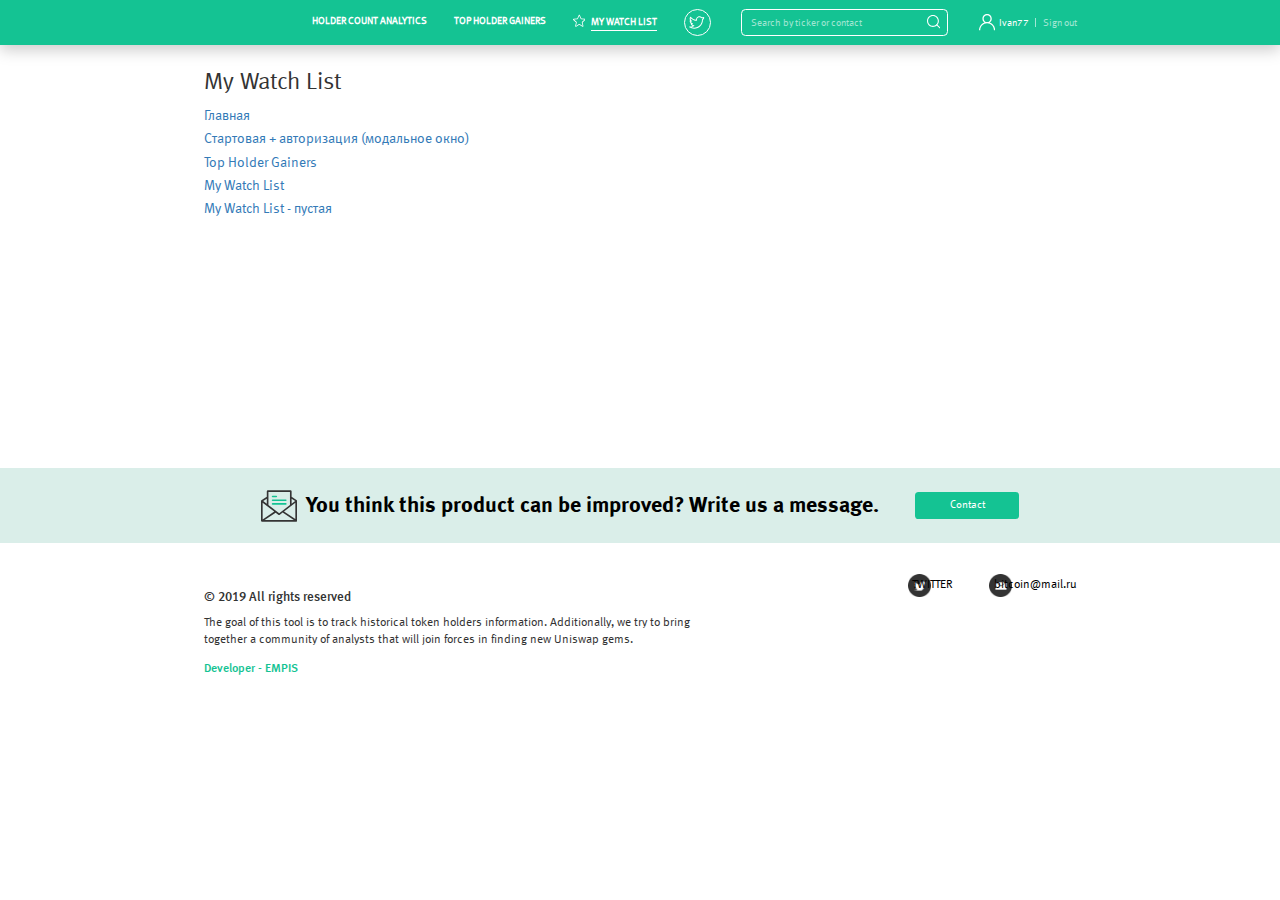
<file: start.html>
<!DOCTYPE html>
<html lang="ru">
  <head>
    <meta http-equiv="Content-Type" content="text/html; charset=utf-8">
    <meta name="viewport" content="width=device-width, initial-scale=1">
    <title></title>
    <link rel="stylesheet" type="text/css" href="/css/bootstrap.min.css">
    <link rel="stylesheet" type="text/css" href="/css/bootstrap-theme.min.css">
    <link rel="stylesheet" type="text/css" href="/libs/font-awesome-4.7.0/css/font-awesome.min.css">
    <link rel="stylesheet" type="text/css" href="/libs/lightbox/css/lightbox.min.css">
    <link rel="stylesheet" href="/css/animation.css">
    <link rel="stylesheet" type="text/css" href="/css/main.css">
    <!--[if lt IE 9]>
    <script src="https://cdnjs.cloudflare.com/ajax/libs/html5shiv/3.7.2/html5shiv.min.js"></script>
    <![endif]-->
  </head>
  <body>
    <header id="header" class="header clearfix">
      <div class="container">
        <div class="headeritems">
          <div class="menubutton">
            <svg version="1.1" id="Capa_1" xmlns="http://www.w3.org/2000/svg" xmlns:xlink="http://www.w3.org/1999/xlink" x="0px" y="0px" viewBox="0 0 384 384" style="enable-background:new 0 0 384 384;" xml:space="preserve"><g><g><g><rect x="0" y="277.333" width="384" height="42.667"/><rect x="0" y="170.667" width="384" height="42.667"/><rect x="0" y="64" width="384" height="42.667"/></g></g></g><g></g><g></g><g></g><g></g><g></g><g></g><g></g><g></g><g></g><g></g><g></g><g></g><g></g><g></g><g></g></svg>
          </div>
          <div class="headeritems__items">
            <div class="headeritems__logo">
              <div class="logo nologo"></div>
            </div>
            <div class="headeritems__menu">
              <div class="mainmenu">
                <ul>
                  <li><a href=""><span>Holder Count analytics</span></a></li>
                  <li><a href=""><span>Top holder gainers</span></a></li>
                  <li class="active"><a href=""><svg height="511pt" viewBox="0 -10 511.98685 511" width="511pt" xmlns="http://www.w3.org/2000/svg"><path d="m114.59375 491.140625c-5.609375 0-11.179688-1.75-15.933594-5.1875-8.855468-6.417969-12.992187-17.449219-10.582031-28.09375l32.9375-145.089844-111.703125-97.960937c-8.210938-7.167969-11.347656-18.519532-7.976562-28.90625 3.371093-10.367188 12.542968-17.707032 23.402343-18.710938l147.796875-13.417968 58.433594-136.746094c4.308594-10.046875 14.121094-16.535156 25.023438-16.535156 10.902343 0 20.714843 6.488281 25.023437 16.511718l58.433594 136.769532 147.773437 13.417968c10.882813.980469 20.054688 8.34375 23.425782 18.710938 3.371093 10.367187.253906 21.738281-7.957032 28.90625l-111.703125 97.941406 32.9375 145.085938c2.414063 10.667968-1.726562 21.699218-10.578125 28.097656-8.832031 6.398437-20.609375 6.890625-29.910156 1.300781l-127.445312-76.160156-127.445313 76.203125c-4.308594 2.558594-9.109375 3.863281-13.953125 3.863281zm141.398438-112.875c4.84375 0 9.640624 1.300781 13.953124 3.859375l120.277344 71.9375-31.085937-136.941406c-2.21875-9.746094 1.089843-19.921875 8.621093-26.515625l105.472657-92.5-139.542969-12.671875c-10.046875-.917969-18.6875-7.234375-22.613281-16.492188l-55.082031-129.046875-55.148438 129.066407c-3.882812 9.195312-12.523438 15.511718-22.546875 16.429687l-139.5625 12.671875 105.46875 92.5c7.554687 6.613281 10.859375 16.769531 8.621094 26.539062l-31.0625 136.9375 120.277343-71.914062c4.308594-2.558594 9.109376-3.859375 13.953126-3.859375zm-84.585938-221.847656s0 .023437-.023438.042969zm169.128906-.0625.023438.042969c0-.023438 0-.023438-.023438-.042969zm0 0"/></svg><span>my watch list</span></a></li>
                </ul>
              </div>
            </div>
            <div class="headeritems__socials">
              <div class="socials">
                <div class="socials__item"><a href=""><svg id="regular" enable-background="new 0 0 24 24" height="512" viewBox="0 0 24 24" width="512" xmlns="http://www.w3.org/2000/svg"><path d="m.473 19.595c2.222 1.41 4.808 2.155 7.478 2.155 3.91 0 7.493-1.502 10.09-4.229 2.485-2.61 3.852-6.117 3.784-9.676.942-.806 2.05-2.345 2.05-3.845 0-.575-.624-.94-1.13-.647-.885.52-1.692.656-2.522.423-1.695-1.652-4.218-2-6.344-.854-1.858 1-2.891 2.83-2.798 4.83-3.139-.383-6.039-1.957-8.061-4.403-.332-.399-.962-.352-1.226.1-.974 1.668-.964 3.601-.117 5.162-.403.071-.652.41-.652.777 0 1.569.706 3.011 1.843 3.995-.212.204-.282.507-.192.777.5 1.502 1.632 2.676 3.047 3.264-1.539.735-3.241.98-4.756.794-.784-.106-1.171.948-.494 1.377zm7.683-1.914c.561-.431.263-1.329-.441-1.344-1.24-.026-2.369-.637-3.072-1.598.339-.022.69-.074 1.024-.164.761-.206.725-1.304-.048-1.459-1.403-.282-2.504-1.304-2.917-2.62.377.093.761.145 1.144.152.759.004 1.046-.969.427-1.376-1.395-.919-1.99-2.542-1.596-4.068 2.436 2.468 5.741 3.955 9.237 4.123.501.031.877-.44.767-.917-.475-2.059.675-3.502 1.91-4.167 1.222-.66 3.184-.866 4.688.712.447.471 1.955.489 2.722.31-.344.648-.873 1.263-1.368 1.609-.211.148-.332.394-.319.651.161 3.285-1.063 6.551-3.358 8.96-2.312 2.427-5.509 3.764-9.004 3.764-1.39 0-2.753-.226-4.041-.662 1.54-.298 3.003-.95 4.245-1.906z"/></svg></a></div>
              </div>
            </div>
            <div class="headeritems__search">
              <span class="searchbutton">
                <svg version="1.1"  xmlns="http://www.w3.org/2000/svg" xmlns:xlink="http://www.w3.org/1999/xlink" x="0px" y="0px" viewBox="0 0 512 512" style="enable-background:new 0 0 512 512;" xml:space="preserve">
                  <g>
                    <g>
                      <path fill="#4f4f4e" d="M225.474,0C101.151,0,0,101.151,0,225.474c0,124.33,101.151,225.474,225.474,225.474c124.33,0,225.474-101.144,225.474-225.474C450.948,101.151,349.804,0,225.474,0z M225.474,409.323c-101.373,0-183.848-82.475-183.848-183.848S124.101,41.626,225.474,41.626s183.848,82.475,183.848,183.848S326.847,409.323,225.474,409.323z"/>
                    </g>
                  </g>
                  <g>
                    <g>
                      <path d="M505.902,476.472L386.574,357.144c-8.131-8.131-21.299-8.131-29.43,0c-8.131,8.124-8.131,21.306,0,29.43l119.328,119.328c4.065,4.065,9.387,6.098,14.715,6.098c5.321,0,10.649-2.033,14.715-6.098C514.033,497.778,514.033,484.596,505.902,476.472z"/>
                    </g>
                  </g>
                  <g></g>
                  <g></g>
                  <g></g>
                  <g></g>
                  <g></g>
                  <g></g>
                  <g></g>
                  <g></g>
                  <g></g>
                  <g></g>
                  <g></g>
                  <g></g>
                  <g></g>
                  <g></g>
                  <g></g>
                </svg>
              </span>
              <div class="search">
                <form action="">
                  <input type="text" placeholder="Search by ticker or contact">
                  <button type="submit">
                    <svg version="1.1" xmlns="http://www.w3.org/2000/svg" xmlns:xlink="http://www.w3.org/1999/xlink" x="0px" y="0px" viewBox="0 0 512 512" style="enable-background:new 0 0 512 512;" xml:space="preserve">
                      <g>
                        <g>
                          <path fill="#4f4f4e" d="M225.474,0C101.151,0,0,101.151,0,225.474c0,124.33,101.151,225.474,225.474,225.474c124.33,0,225.474-101.144,225.474-225.474C450.948,101.151,349.804,0,225.474,0z M225.474,409.323c-101.373,0-183.848-82.475-183.848-183.848S124.101,41.626,225.474,41.626s183.848,82.475,183.848,183.848S326.847,409.323,225.474,409.323z"></path>
                        </g>
                      </g>
                      <g>
                        <g>
                          <path d="M505.902,476.472L386.574,357.144c-8.131-8.131-21.299-8.131-29.43,0c-8.131,8.124-8.131,21.306,0,29.43l119.328,119.328c4.065,4.065,9.387,6.098,14.715,6.098c5.321,0,10.649-2.033,14.715-6.098C514.033,497.778,514.033,484.596,505.902,476.472z"></path>
                        </g>
                      </g>
                      <g></g>
                      <g></g>
                      <g></g>
                      <g></g>
                      <g></g>
                      <g></g>
                      <g></g>
                      <g></g>
                      <g></g>
                      <g></g>
                      <g></g>
                      <g></g>
                      <g></g>
                      <g></g>
                      <g></g>
                    </svg>
                  </button>
                </form>
              </div>
            </div>
            <div class="headeritems__login">
              <div class="login">
                <div class="login__items">
                  <div class="login__name">
                    <a href="">
                    <svg version="1.1" id="Capa_1" xmlns="http://www.w3.org/2000/svg" xmlns:xlink="http://www.w3.org/1999/xlink" x="0px" y="0px" viewBox="0 0 512 512" style="enable-background:new 0 0 512 512;" xml:space="preserve"><g><g><path d="M437.02,330.98c-27.883-27.882-61.071-48.523-97.281-61.018C378.521,243.251,404,198.548,404,148C404,66.393,337.607,0,256,0S108,66.393,108,148c0,50.548,25.479,95.251,64.262,121.962c-36.21,12.495-69.398,33.136-97.281,61.018C26.629,379.333,0,443.62,0,512h40c0-119.103,96.897-216,216-216s216,96.897,216,216h40C512,443.62,485.371,379.333,437.02,330.98z M256,256c-59.551,0-108-48.448-108-108S196.449,40,256,40c59.551,0,108,48.448,108,108S315.551,256,256,256z"/></g></g><g></g><g></g><g></g><g></g><g></g><g></g><g></g><g></g><g></g><g></g><g></g><g></g><g></g><g></g><g></g></svg><span>Ivan77</span>
                    </a>
                  </div>
                  <div class="login__out">
                    <a href="">Sign out</a>
                  </div>
                </div>
              </div>
            </div>
          </div>
        </div>
      </div>
    </header>
    <main>
      <div class="content">
        <div class="container">
          <div class="title">
            <div class="row">
              <div class="col-md-8">
                <h1>My Watch List</h1>
              </div>
            </div>
          </div>
          <div class="content__main">
          	<div class="content_list">
           	<ul>
           		<li><a href="/index.html" target="_blank">Главная</a></li>
           		<li><a href="/first.html" target="_blank">Стартовая + авторизация (модальное окно)</a></li>
           		<li><a href="/topholder.html" target="_blank">Top Holder Gainers</a></li>
           		<li><a href="/mywatchlist.html" target="_blank">My Watch List</a></li>
           		<li><a href="/mywatchlist_empty.html" target="_blank">My Watch List - пустая</a></li>
           	</ul>
           	</div>

          </div>
        </div>
      </div>
    </main>
    <footer id="footer" class="footer">
      <div class="footer__top">
        <div class="container">
          <div class="subscribe">
            <div class="subscribe__title">
              <span>You think this product can be improved? Write us a message.</span>
            </div>
            <div class="subscribe__form">
              <form action="">
                <!--<div class="subscribe__input"><input type="email" placeholder="Your e-mail"></div>-->
                <div class="suscribe__btn"><input type="submit" class="btn-main" value="Contact"></div>
              </form>
            </div>
          </div>
        </div>
      </div>
      <div class="footer__main">
        <div class="container">
          <div class="row">
            <div class="col-md-7">
              <div class="footer__info">
                <div class="copy">&copy; 2019 All rights reserved</div>
                <div class="info">
                  <p>The goal of this tool is to track historical token holders information. Additionally, we try to bring together a community of analysts that will join forces in finding new Uniswap gems. </p>
                </div>
                <div class="empis"><a href="https://empis.ru/" target="_blank">Developer - EMPIS</a></div>
              </div>
            </div>
            <div class="col-md-5">
              <div class="fsocials">
                <div class="footer__socials"><a href="" style="background-image: url(../images/ftwitter.png);">TWITTER</a></div>
                <div class="footer__socials"><a href=""  style="background-image: url(../images/fmail.png);">bitcoin@mail.ru</a></div>
              </div>
            </div>
          </div>
        </div>
      </div>
    </footer>
    <script src="/js/jquery-1.9.1.js"></script>
    <script src="/js/bootstrap.min.js"></script>
    <script src="/js/jquery.floatThead.min.js"></script>
    <script src="/js/main.js"></script>
  </body>
</html>
</file>
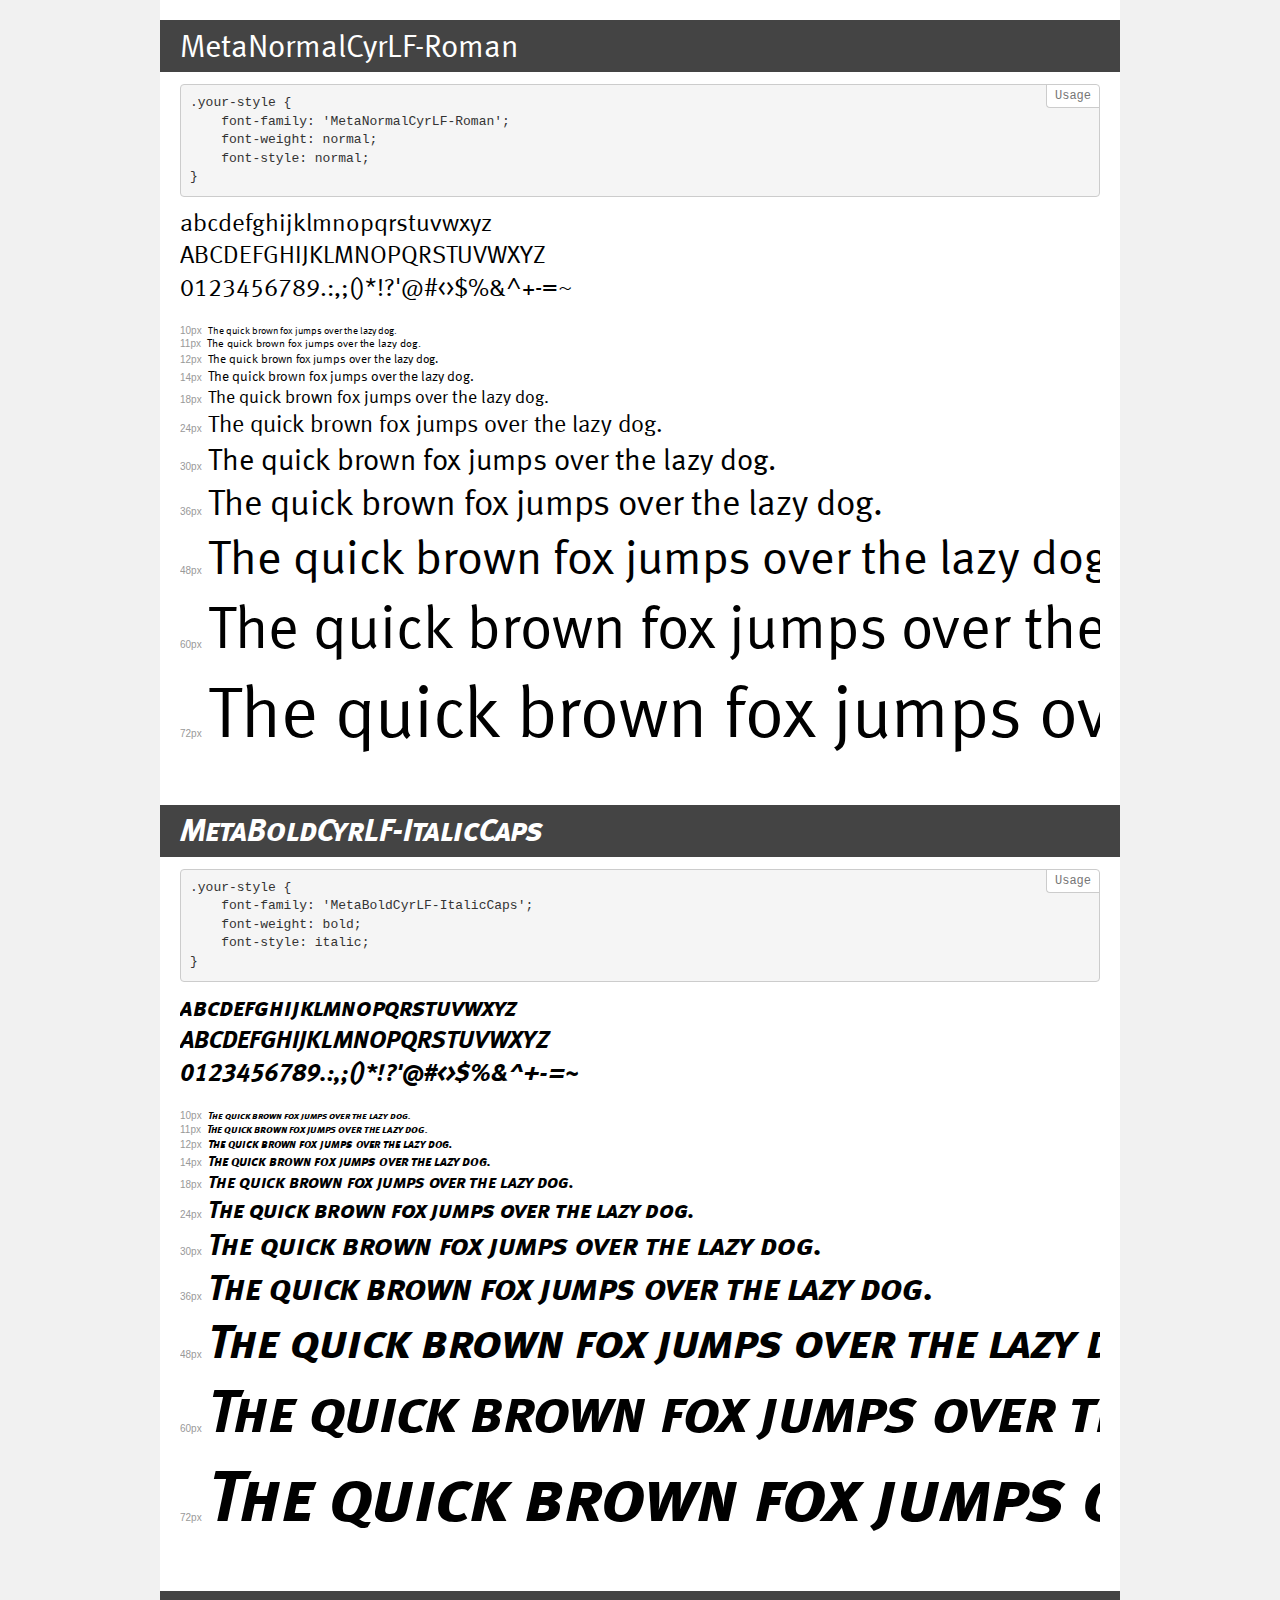
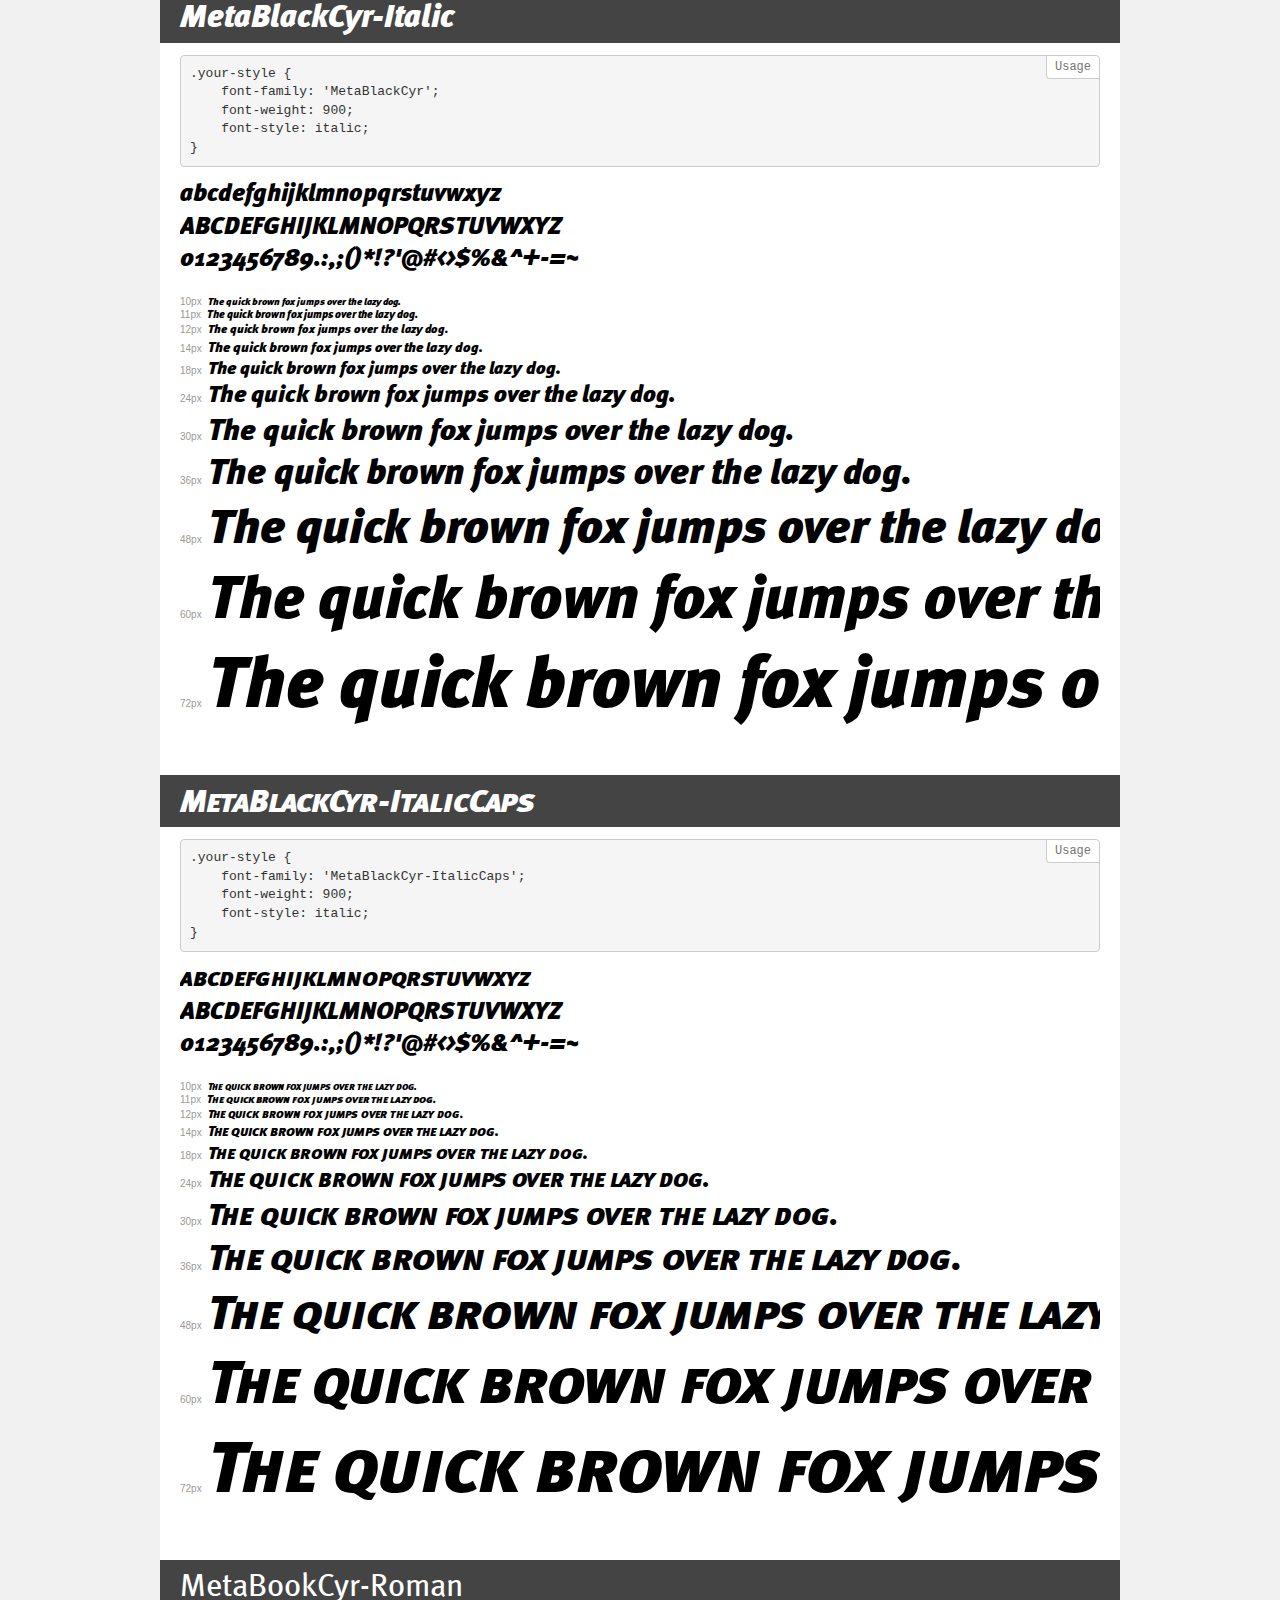
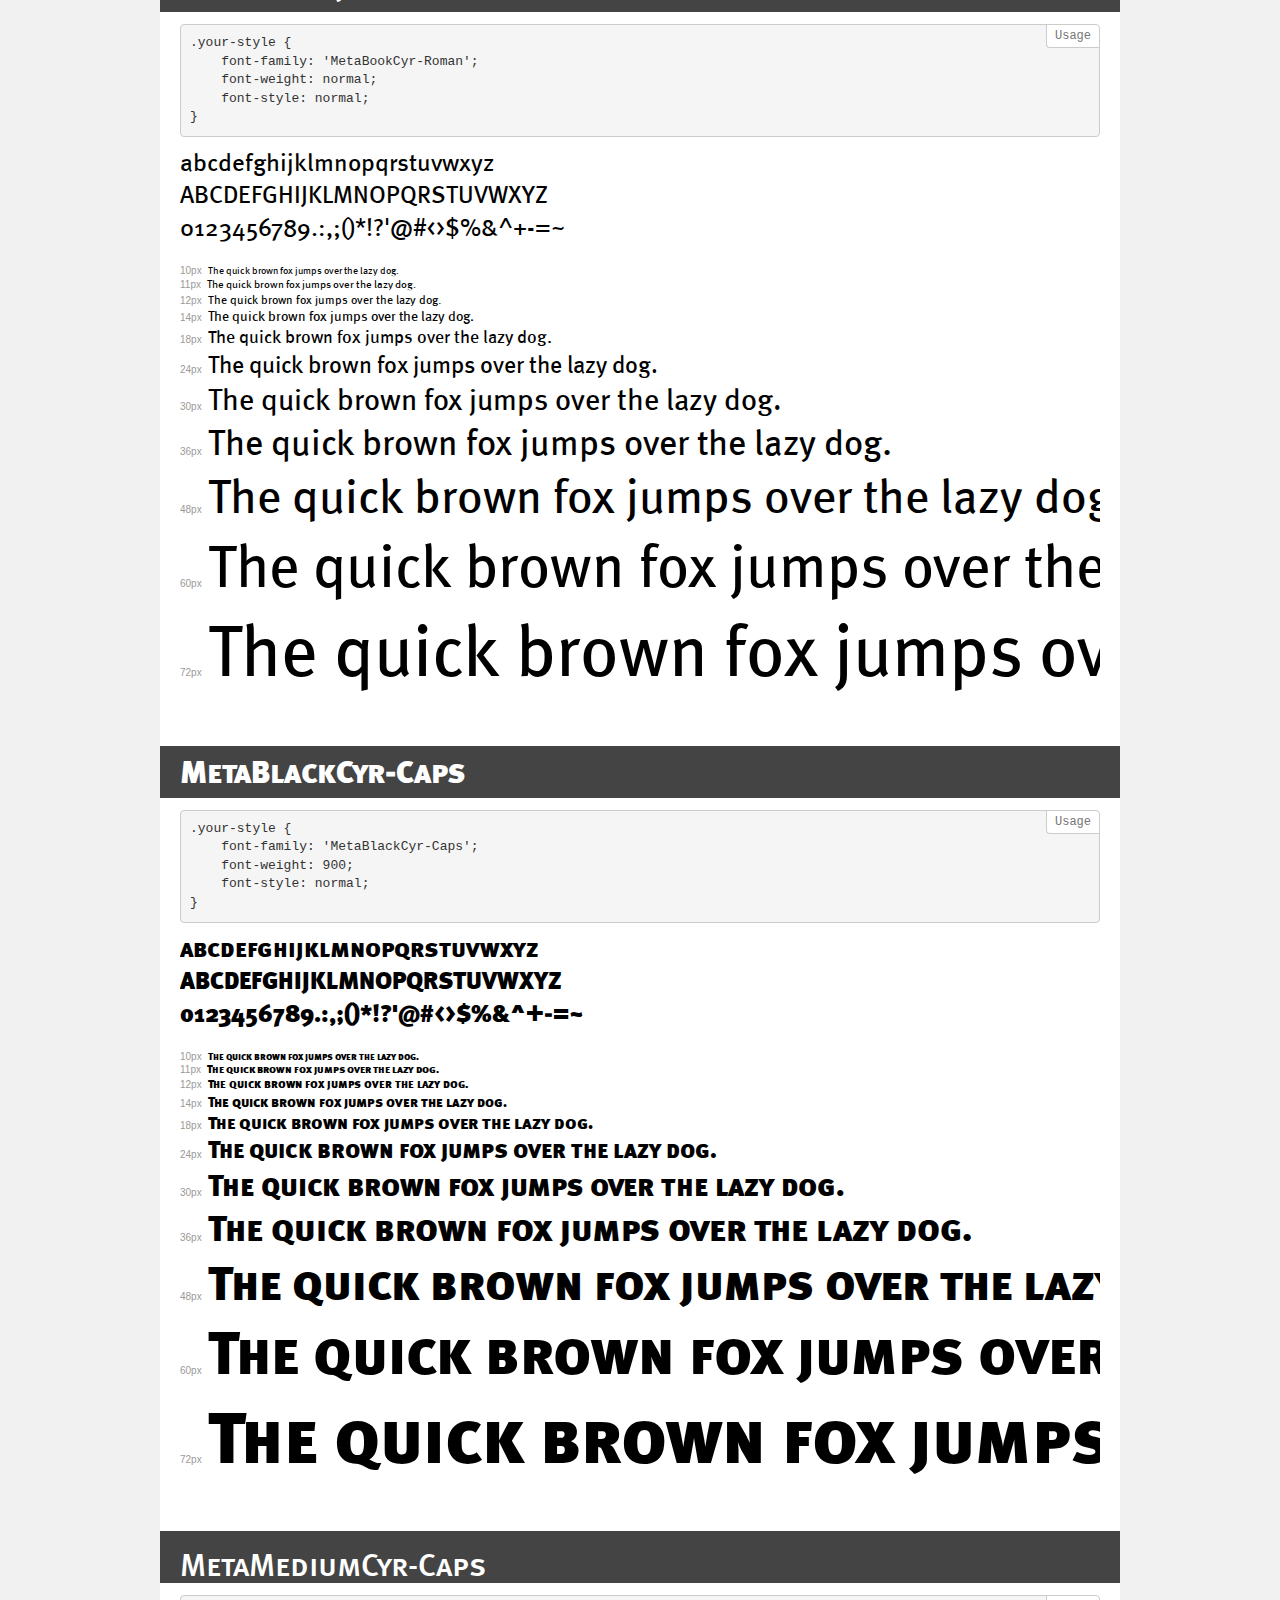
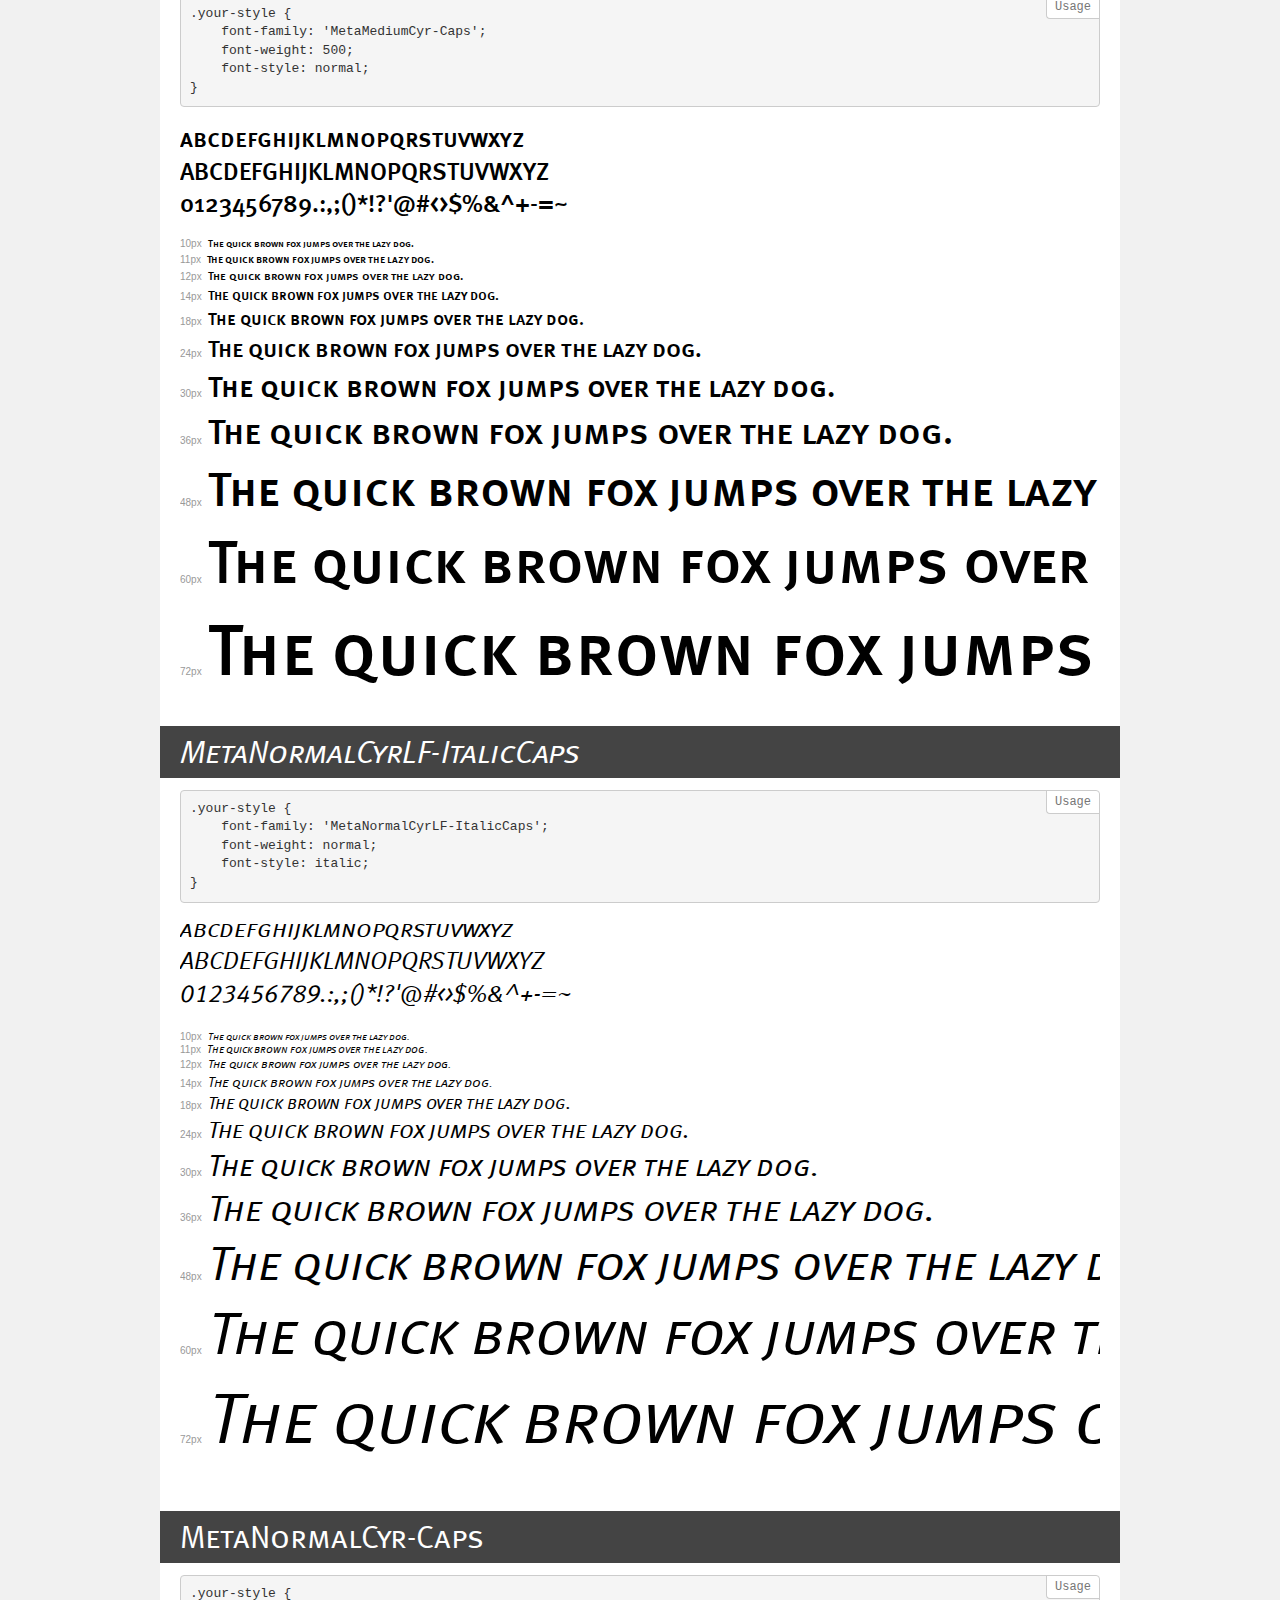
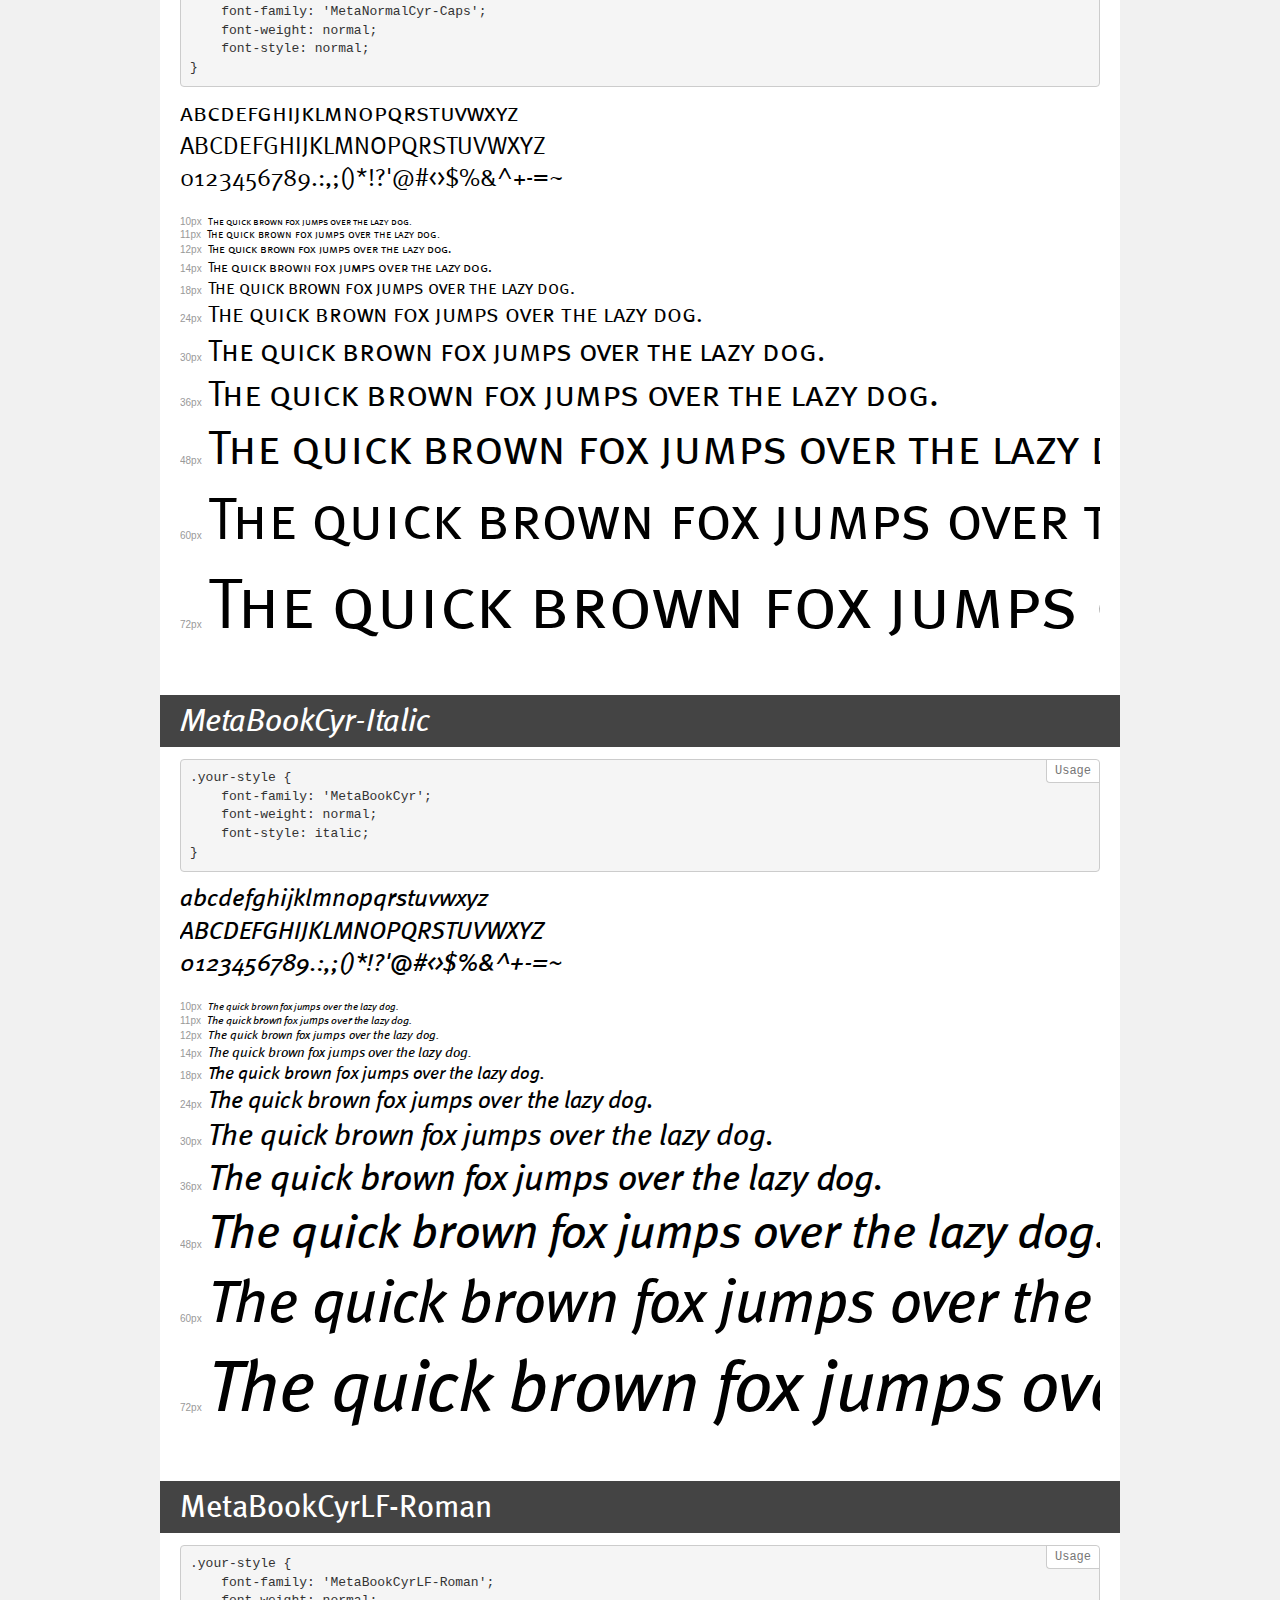
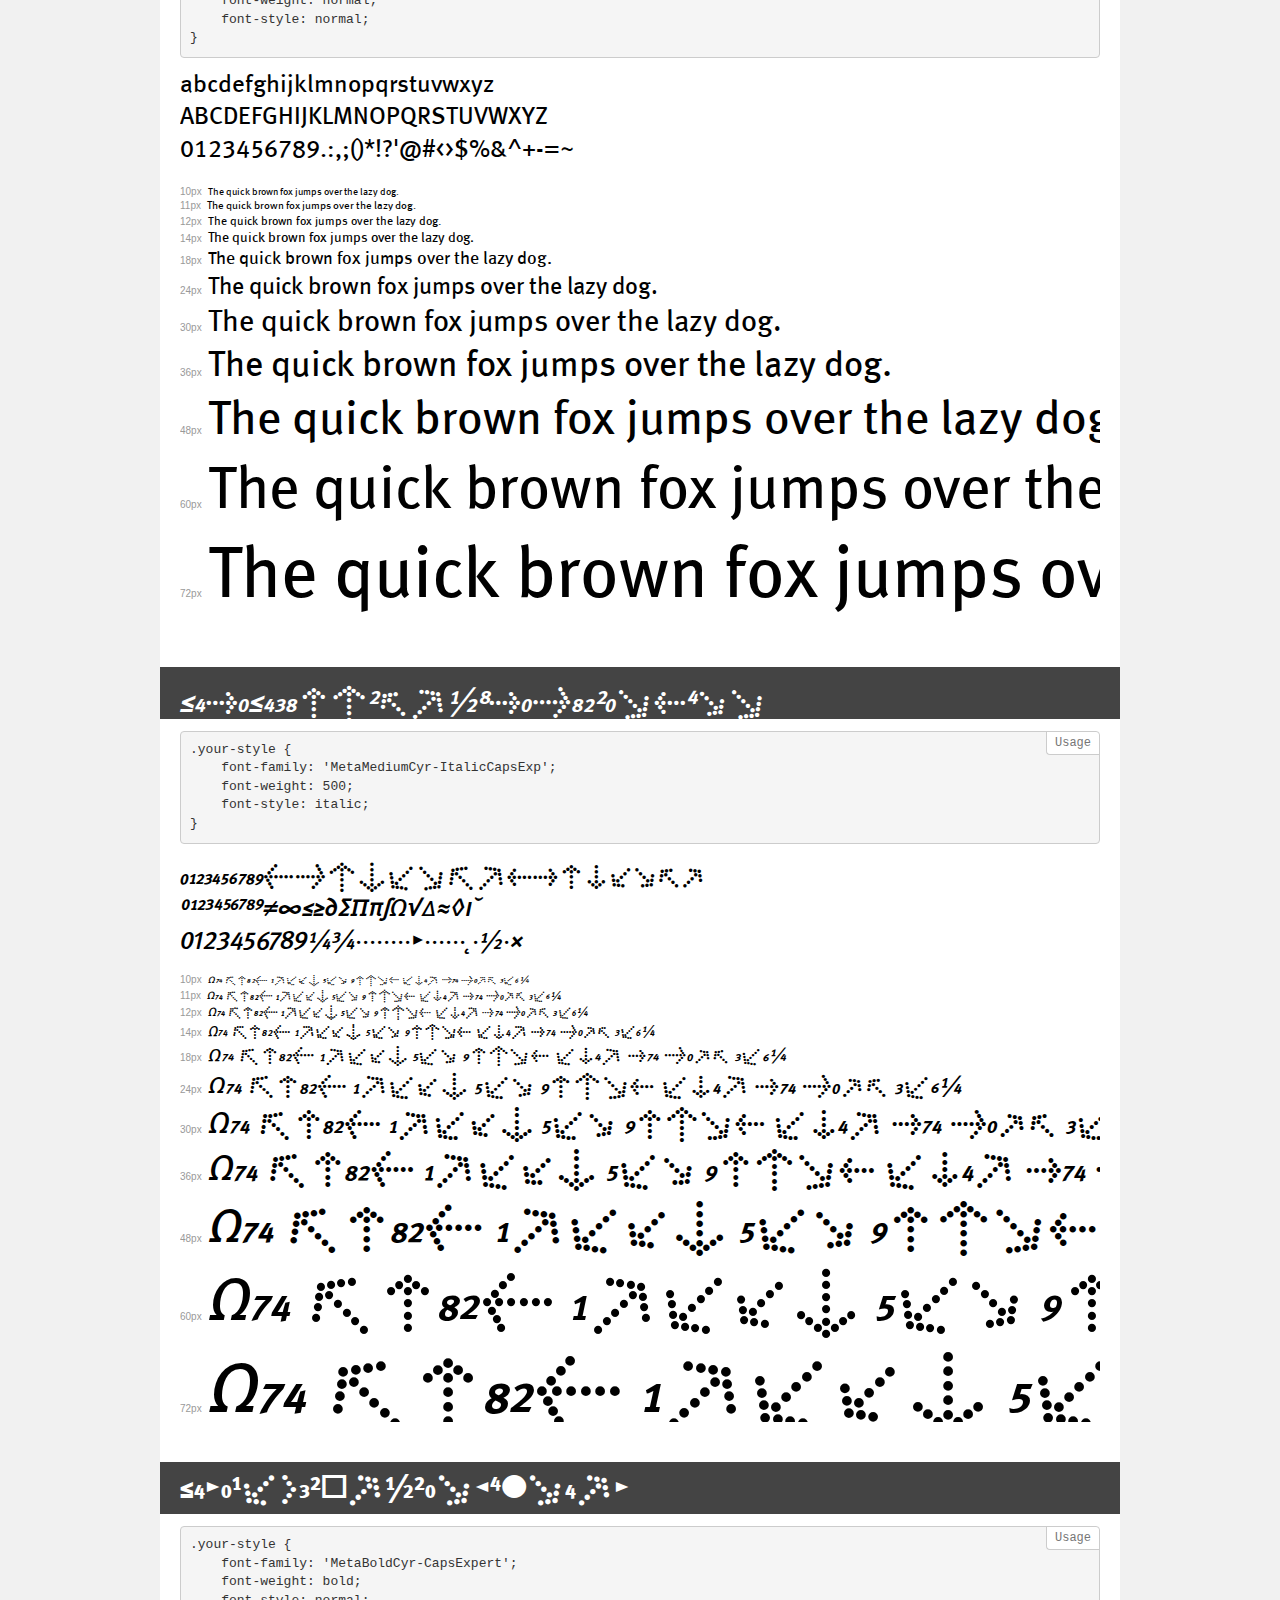
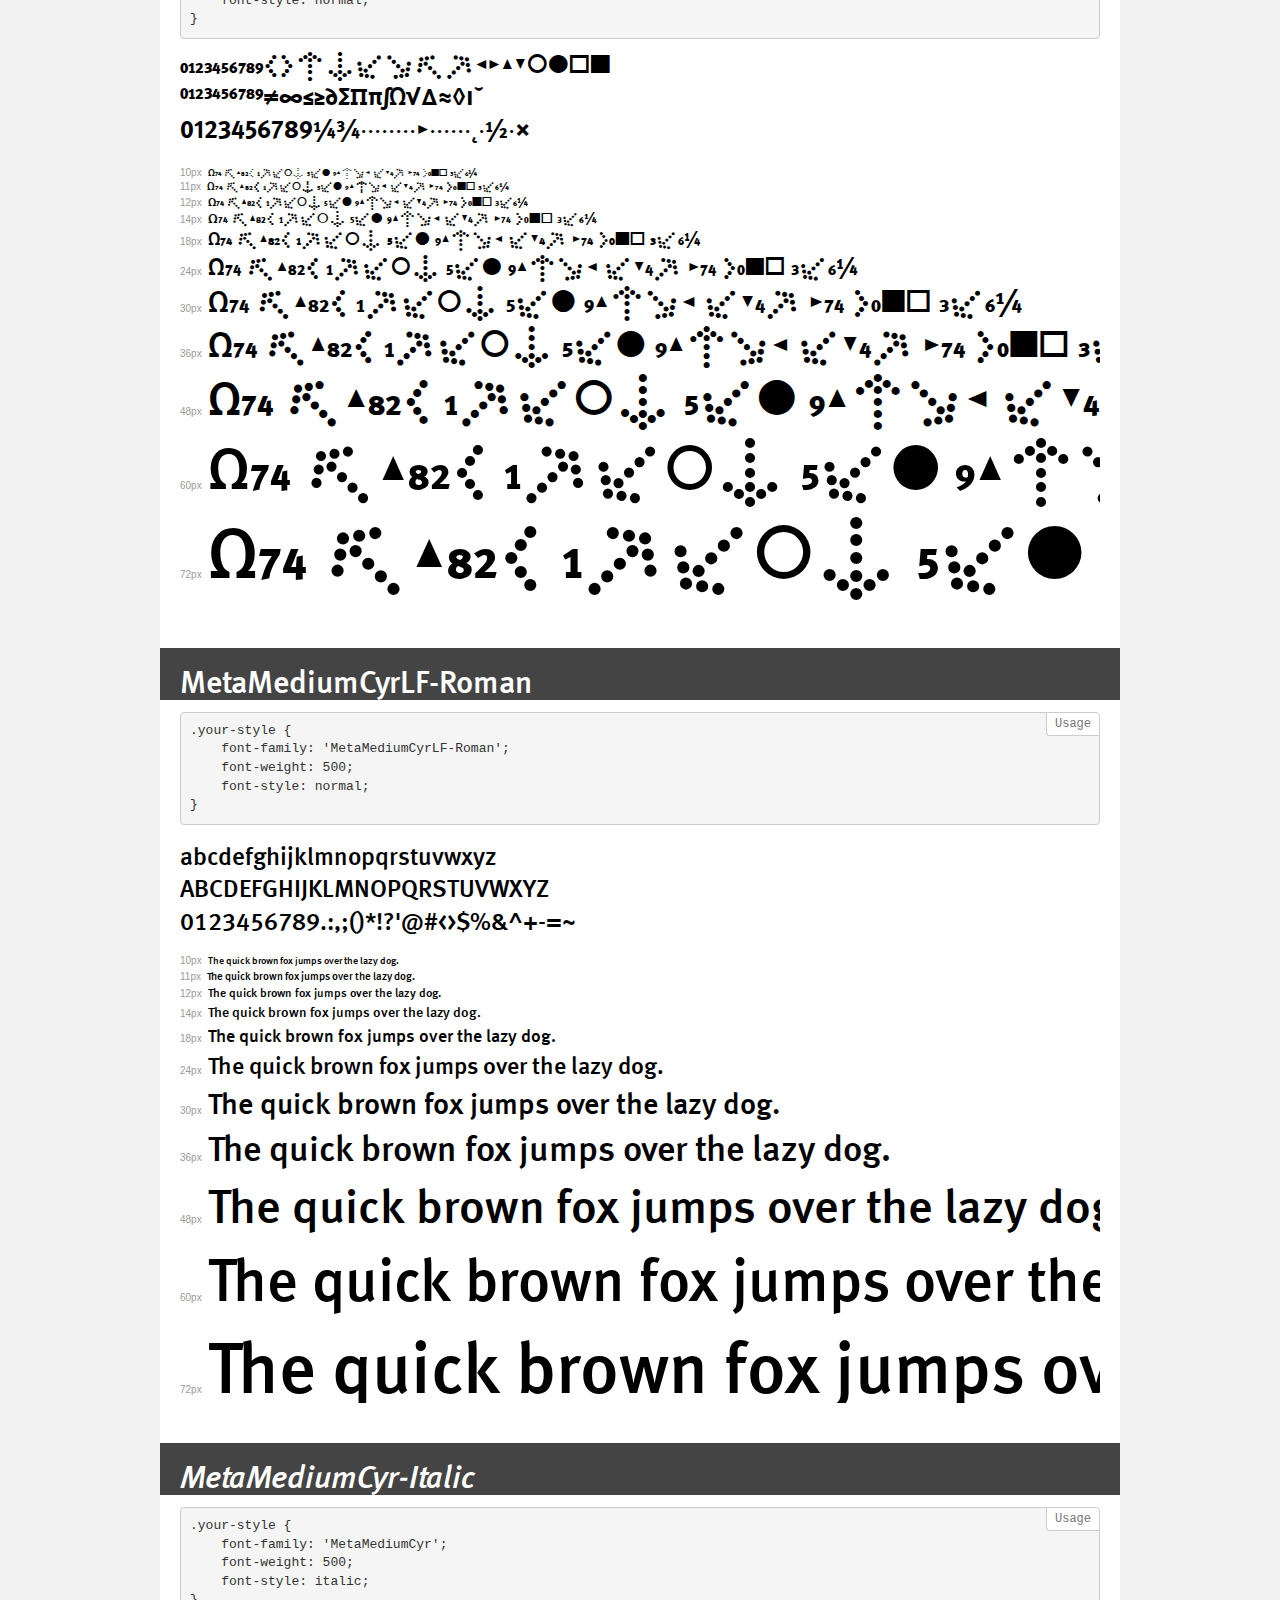
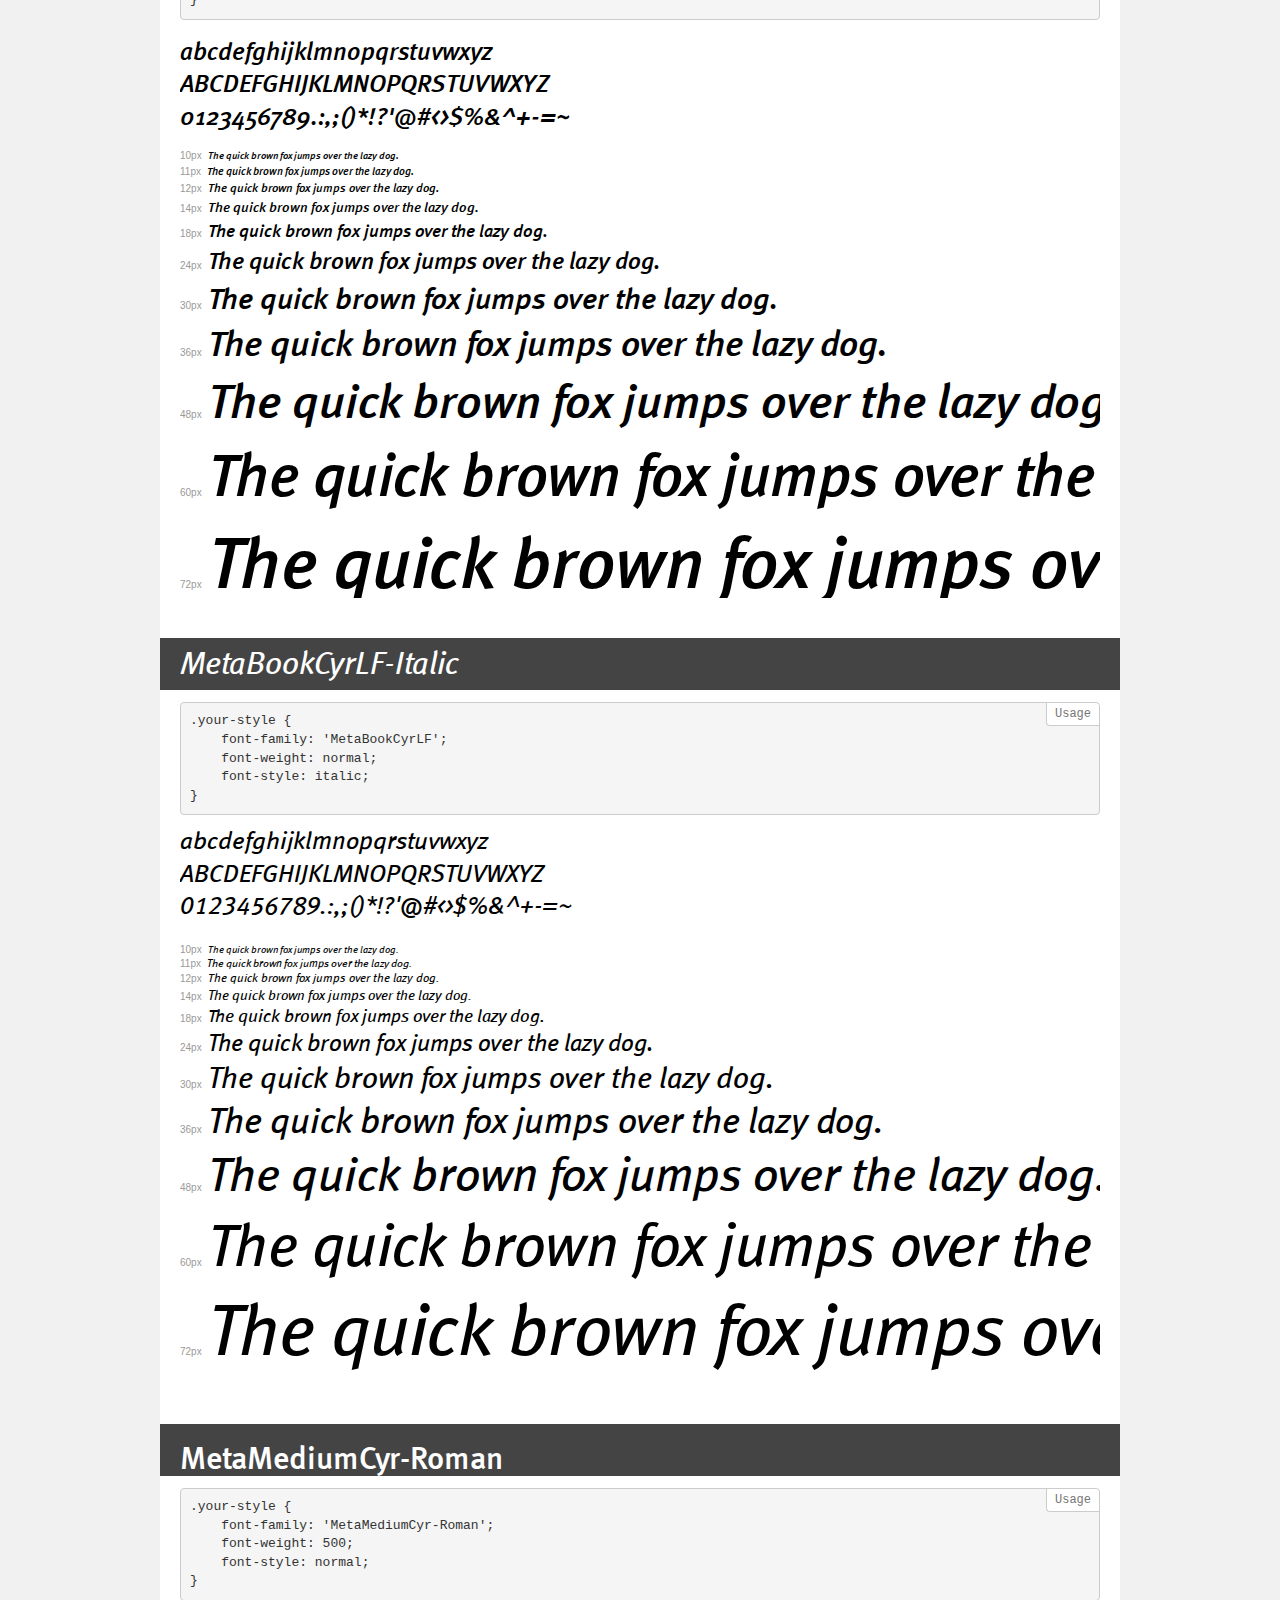
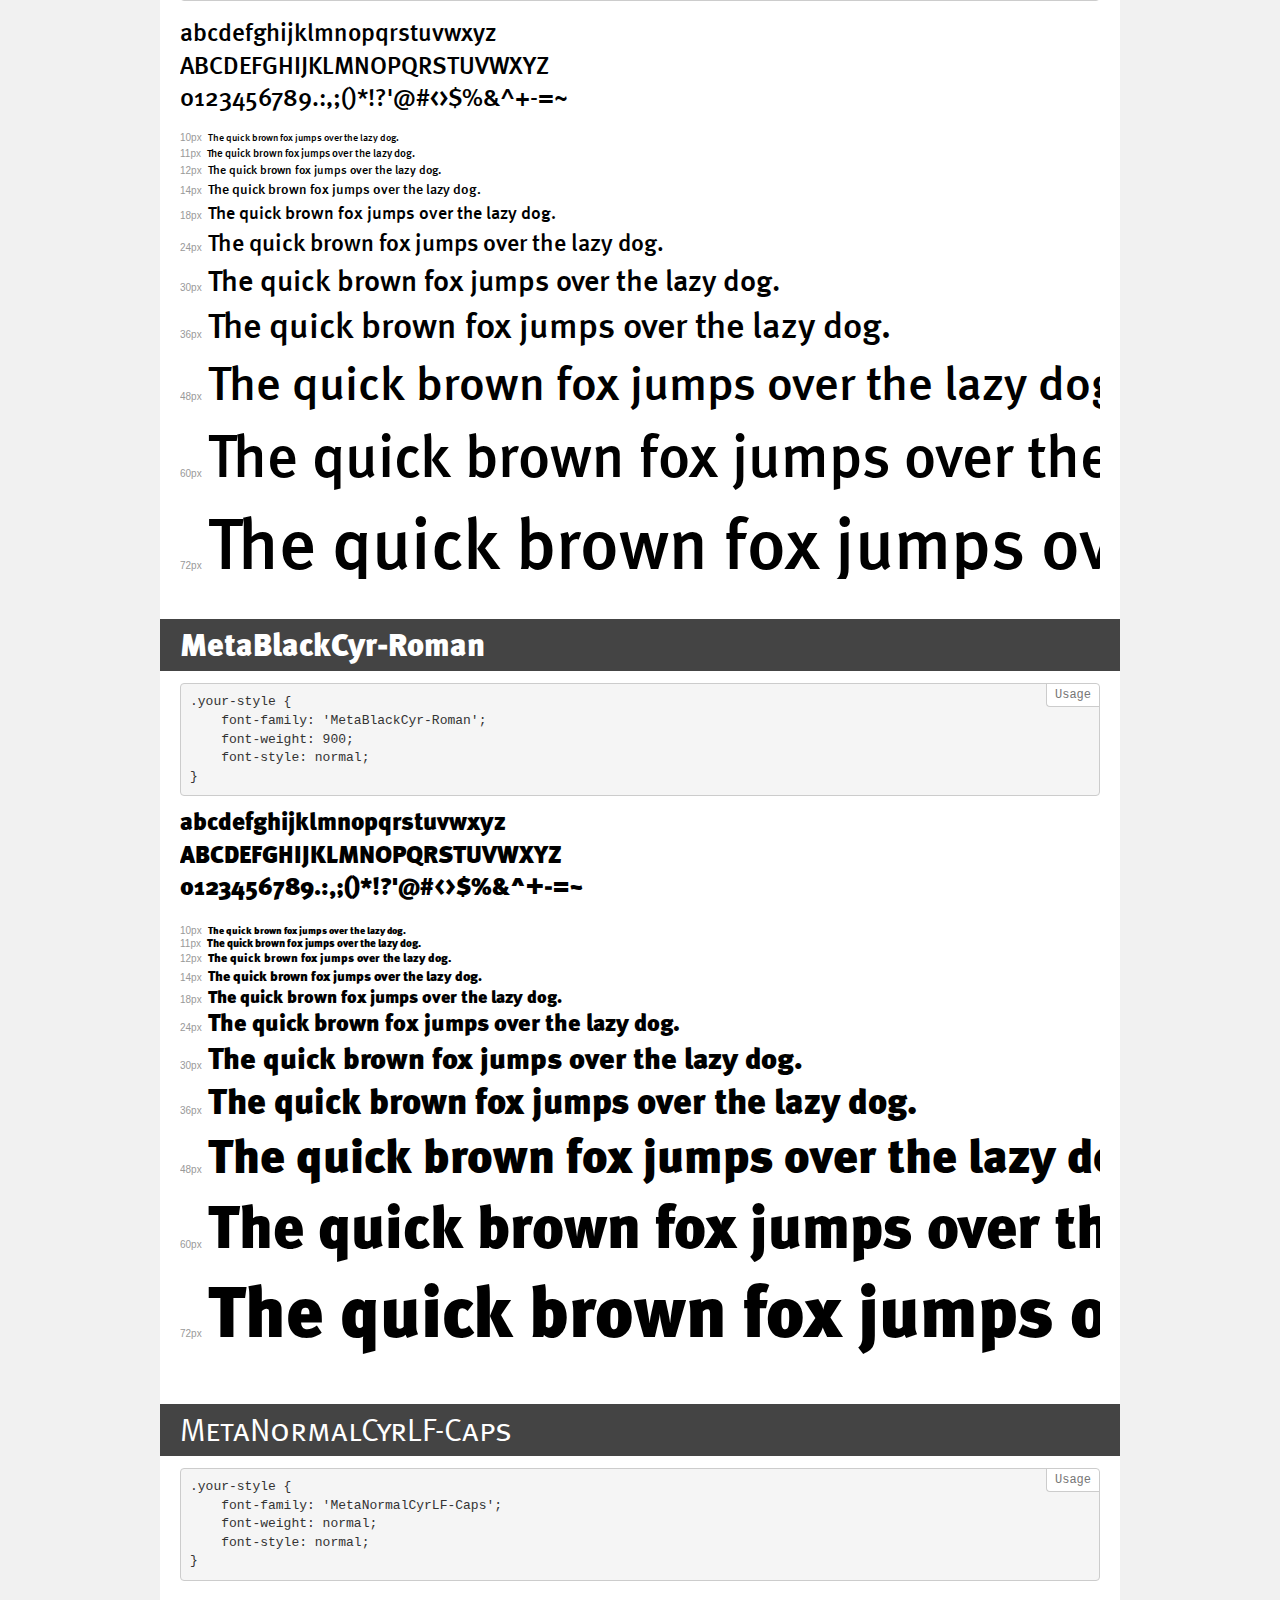
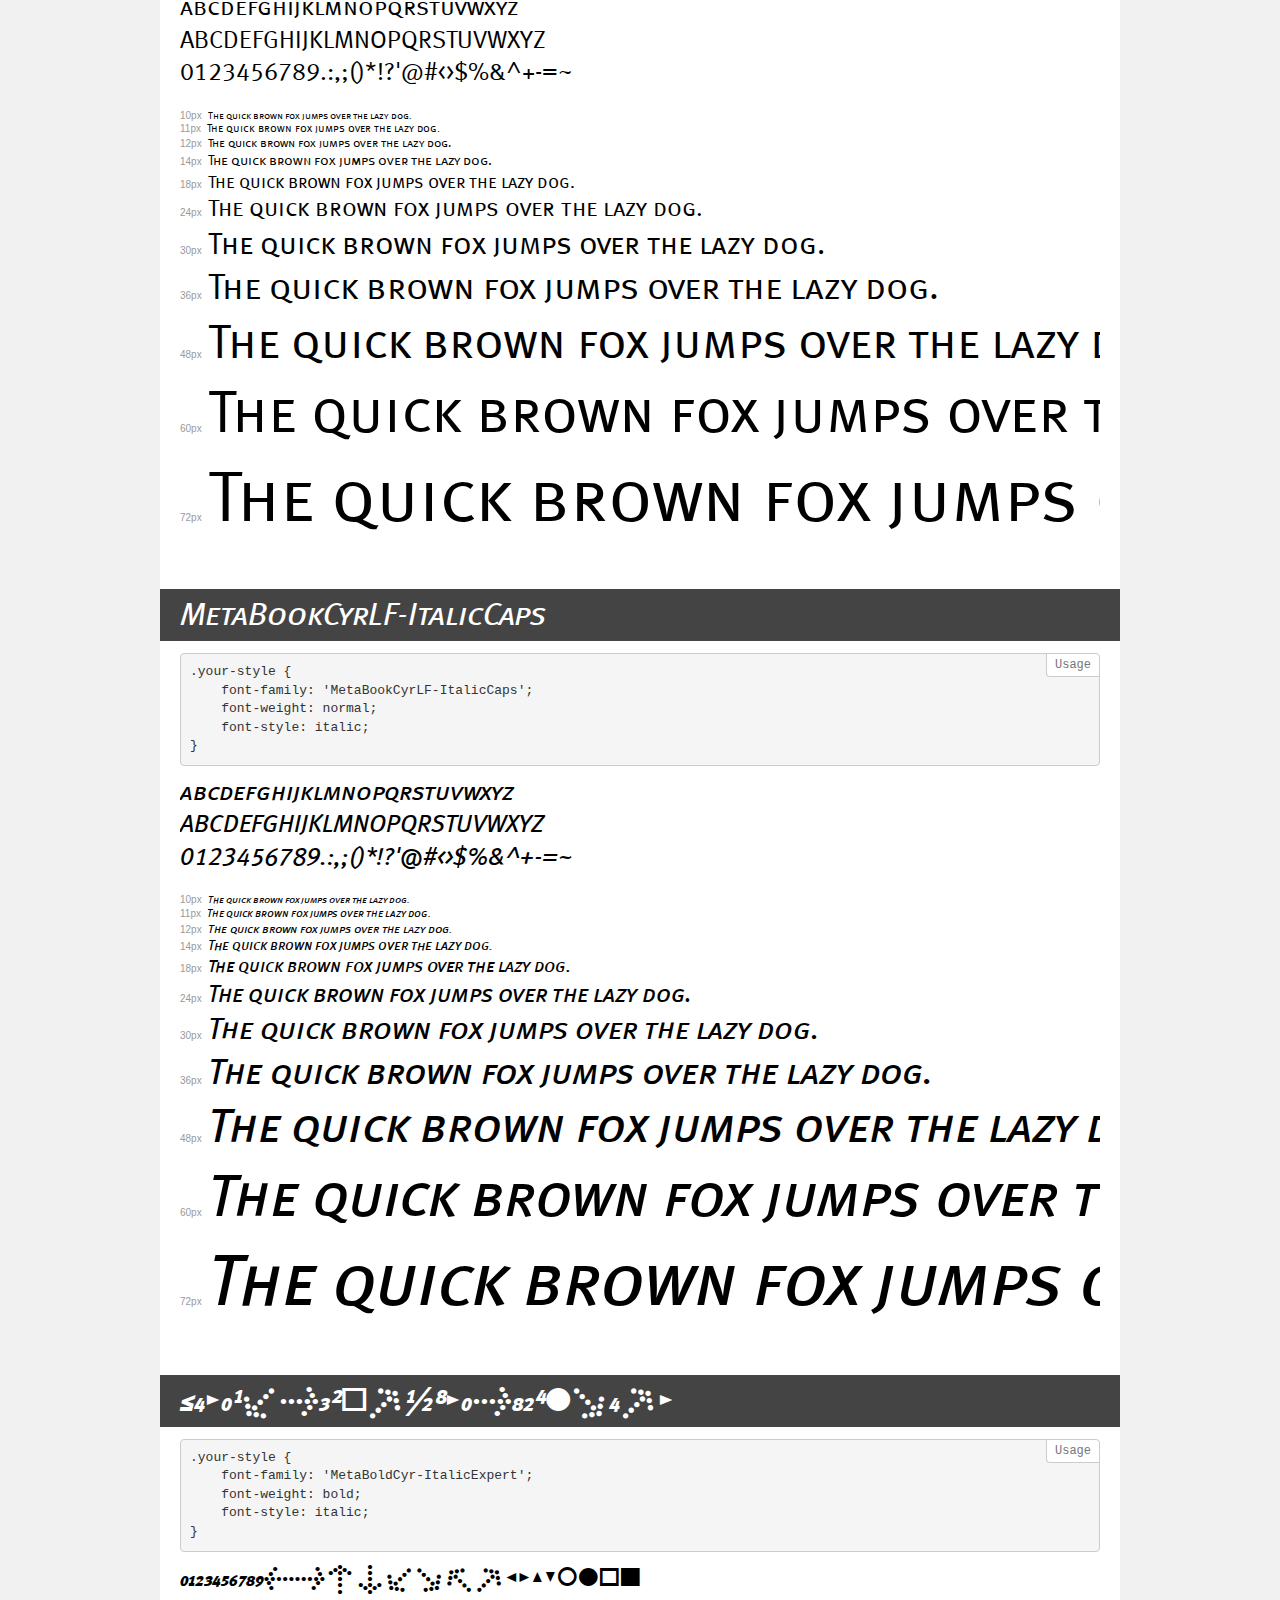
<file: fonts/demo.html>
<!DOCTYPE html>
<html>
<head>
    <meta charset="utf-8">
    <meta http-equiv="X-UA-Compatible" content="IE=edge">
    <meta name="viewport" content="width=device-width, initial-scale=1">
    <meta name="robots" content="noindex, noarchive">
    <meta name="format-detection" content="telephone=no">
    <title>Transfonter demo</title>
    <link href="stylesheet.css" rel="stylesheet">
    <style>
        /*
        http://meyerweb.com/eric/tools/css/reset/
        v2.0 | 20110126
        License: none (public domain)
        */
        html, body, div, span, applet, object, iframe,
        h1, h2, h3, h4, h5, h6, p, blockquote, pre,
        a, abbr, acronym, address, big, cite, code,
        del, dfn, em, img, ins, kbd, q, s, samp,
        small, strike, strong, sub, sup, tt, var,
        b, u, i, center,
        dl, dt, dd, ol, ul, li,
        fieldset, form, label, legend,
        table, caption, tbody, tfoot, thead, tr, th, td,
        article, aside, canvas, details, embed,
        figure, figcaption, footer, header, hgroup,
        menu, nav, output, ruby, section, summary,
        time, mark, audio, video {
            margin: 0;
            padding: 0;
            border: 0;
            font-size: 100%;
            font: inherit;
            vertical-align: baseline;
        }
        /* HTML5 display-role reset for older browsers */
        article, aside, details, figcaption, figure,
        footer, header, hgroup, menu, nav, section {
            display: block;
        }
        body {
            line-height: 1;
        }
        ol, ul {
            list-style: none;
        }
        blockquote, q {
            quotes: none;
        }
        blockquote:before, blockquote:after,
        q:before, q:after {
            content: '';
            content: none;
        }
        table {
            border-collapse: collapse;
            border-spacing: 0;
        }
        /* common styles */
        body {
            background: #f1f1f1;
            color: #000;
        }
        .page {
            background: #fff;
            width: 920px;
            margin: 0 auto;
            padding: 20px 20px 0 20px;
            overflow: hidden;
        }
        .font-container {
            overflow-x: auto;
            overflow-y: hidden;
            margin-bottom: 40px;
            line-height: 1.3;
            white-space: nowrap;
            padding-bottom: 5px;
        }
        h1 {
            position: relative;
            background: #444;
            font-size: 32px;
            color: #fff;
            padding: 10px 20px;
            margin: 0 -20px 12px -20px;
        }
        .letters {
            font-size: 25px;
            margin-bottom: 20px;
        }
        .s10:before {
            content: '10px';
        }
        .s11:before {
            content: '11px';
        }
        .s12:before {
            content: '12px';
        }
        .s14:before {
            content: '14px';
        }
        .s18:before {
            content: '18px';
        }
        .s24:before {
            content: '24px';
        }
        .s30:before {
            content: '30px';
        }
        .s36:before {
            content: '36px';
        }
        .s48:before {
            content: '48px';
        }
        .s60:before {
            content: '60px';
        }
        .s72:before {
            content: '72px';
        }
        .s10:before, .s11:before, .s12:before, .s14:before,
        .s18:before, .s24:before, .s30:before, .s36:before,
        .s48:before, .s60:before, .s72:before {
            font-family: Arial, sans-serif;
            font-size: 10px;
            font-weight: normal;
            font-style: normal;
            color: #999;
            padding-right: 6px;
        }
        pre {
            display: block;
            position: relative;
            padding: 9px;
            margin: 0 0 10px;
            font-family: Monaco, Menlo, Consolas, "Courier New", monospace !important;
            font-size: 13px;
            line-height: 1.428571429;
            color: #333;
            font-weight: normal !important;
            font-style: normal !important;
            background-color: #f5f5f5;
            border: 1px solid #ccc;
            overflow-x: auto;
            border-radius: 4px;
        }
        pre:after {
            display: block;
            position: absolute;
            right: 0;
            top: 0;
            content: 'Usage';
            line-height: 1;
            padding: 5px 8px;
            font-size: 12px;
            color: #767676;
            background-color: #fff;
            border: 1px solid #ccc;
            border-right: none;
            border-top: none;
            border-radius: 0 4px 0 4px;
            z-index: 10;
        }
        /* responsive */
        @media (max-width: 959px) {
            .page {
                width: auto;
                margin: 0;
            }
        }
    </style>
</head>
<body>
<div class="page">
    <div class="demo" style="font-family: 'MetaNormalCyrLF-Roman'; font-weight: normal; font-style: normal;">
        <h1>MetaNormalCyrLF-Roman</h1>
        <pre>.your-style {
    font-family: 'MetaNormalCyrLF-Roman';
    font-weight: normal;
    font-style: normal;
}</pre>
        <div class="font-container">
            <p class="letters">
                abcdefghijklmnopqrstuvwxyz<br>
ABCDEFGHIJKLMNOPQRSTUVWXYZ<br>
                0123456789.:,;()*!?'@#<>$%&^+-=~
            </p>
            <p class="s10" style="font-size: 10px;">The quick brown fox jumps over the lazy dog.</p>
            <p class="s11" style="font-size: 11px;">The quick brown fox jumps over the lazy dog.</p>
            <p class="s12" style="font-size: 12px;">The quick brown fox jumps over the lazy dog.</p>
            <p class="s14" style="font-size: 14px;">The quick brown fox jumps over the lazy dog.</p>
            <p class="s18" style="font-size: 18px;">The quick brown fox jumps over the lazy dog.</p>
            <p class="s24" style="font-size: 24px;">The quick brown fox jumps over the lazy dog.</p>
            <p class="s30" style="font-size: 30px;">The quick brown fox jumps over the lazy dog.</p>
            <p class="s36" style="font-size: 36px;">The quick brown fox jumps over the lazy dog.</p>
            <p class="s48" style="font-size: 48px;">The quick brown fox jumps over the lazy dog.</p>
            <p class="s60" style="font-size: 60px;">The quick brown fox jumps over the lazy dog.</p>
            <p class="s72" style="font-size: 72px;">The quick brown fox jumps over the lazy dog.</p>
        </div>
    </div>
    <div class="demo" style="font-family: 'MetaBoldCyrLF-ItalicCaps'; font-weight: bold; font-style: italic;">
        <h1>MetaBoldCyrLF-ItalicCaps</h1>
        <pre>.your-style {
    font-family: 'MetaBoldCyrLF-ItalicCaps';
    font-weight: bold;
    font-style: italic;
}</pre>
        <div class="font-container">
            <p class="letters">
                abcdefghijklmnopqrstuvwxyz<br>
ABCDEFGHIJKLMNOPQRSTUVWXYZ<br>
                0123456789.:,;()*!?'@#<>$%&^+-=~
            </p>
            <p class="s10" style="font-size: 10px;">The quick brown fox jumps over the lazy dog.</p>
            <p class="s11" style="font-size: 11px;">The quick brown fox jumps over the lazy dog.</p>
            <p class="s12" style="font-size: 12px;">The quick brown fox jumps over the lazy dog.</p>
            <p class="s14" style="font-size: 14px;">The quick brown fox jumps over the lazy dog.</p>
            <p class="s18" style="font-size: 18px;">The quick brown fox jumps over the lazy dog.</p>
            <p class="s24" style="font-size: 24px;">The quick brown fox jumps over the lazy dog.</p>
            <p class="s30" style="font-size: 30px;">The quick brown fox jumps over the lazy dog.</p>
            <p class="s36" style="font-size: 36px;">The quick brown fox jumps over the lazy dog.</p>
            <p class="s48" style="font-size: 48px;">The quick brown fox jumps over the lazy dog.</p>
            <p class="s60" style="font-size: 60px;">The quick brown fox jumps over the lazy dog.</p>
            <p class="s72" style="font-size: 72px;">The quick brown fox jumps over the lazy dog.</p>
        </div>
    </div>
    <div class="demo" style="font-family: 'MetaBlackCyr'; font-weight: 900; font-style: italic;">
        <h1>MetaBlackCyr-Italic</h1>
        <pre>.your-style {
    font-family: 'MetaBlackCyr';
    font-weight: 900;
    font-style: italic;
}</pre>
        <div class="font-container">
            <p class="letters">
                abcdefghijklmnopqrstuvwxyz<br>
ABCDEFGHIJKLMNOPQRSTUVWXYZ<br>
                0123456789.:,;()*!?'@#<>$%&^+-=~
            </p>
            <p class="s10" style="font-size: 10px;">The quick brown fox jumps over the lazy dog.</p>
            <p class="s11" style="font-size: 11px;">The quick brown fox jumps over the lazy dog.</p>
            <p class="s12" style="font-size: 12px;">The quick brown fox jumps over the lazy dog.</p>
            <p class="s14" style="font-size: 14px;">The quick brown fox jumps over the lazy dog.</p>
            <p class="s18" style="font-size: 18px;">The quick brown fox jumps over the lazy dog.</p>
            <p class="s24" style="font-size: 24px;">The quick brown fox jumps over the lazy dog.</p>
            <p class="s30" style="font-size: 30px;">The quick brown fox jumps over the lazy dog.</p>
            <p class="s36" style="font-size: 36px;">The quick brown fox jumps over the lazy dog.</p>
            <p class="s48" style="font-size: 48px;">The quick brown fox jumps over the lazy dog.</p>
            <p class="s60" style="font-size: 60px;">The quick brown fox jumps over the lazy dog.</p>
            <p class="s72" style="font-size: 72px;">The quick brown fox jumps over the lazy dog.</p>
        </div>
    </div>
    <div class="demo" style="font-family: 'MetaBlackCyr-ItalicCaps'; font-weight: 900; font-style: italic;">
        <h1>MetaBlackCyr-ItalicCaps</h1>
        <pre>.your-style {
    font-family: 'MetaBlackCyr-ItalicCaps';
    font-weight: 900;
    font-style: italic;
}</pre>
        <div class="font-container">
            <p class="letters">
                abcdefghijklmnopqrstuvwxyz<br>
ABCDEFGHIJKLMNOPQRSTUVWXYZ<br>
                0123456789.:,;()*!?'@#<>$%&^+-=~
            </p>
            <p class="s10" style="font-size: 10px;">The quick brown fox jumps over the lazy dog.</p>
            <p class="s11" style="font-size: 11px;">The quick brown fox jumps over the lazy dog.</p>
            <p class="s12" style="font-size: 12px;">The quick brown fox jumps over the lazy dog.</p>
            <p class="s14" style="font-size: 14px;">The quick brown fox jumps over the lazy dog.</p>
            <p class="s18" style="font-size: 18px;">The quick brown fox jumps over the lazy dog.</p>
            <p class="s24" style="font-size: 24px;">The quick brown fox jumps over the lazy dog.</p>
            <p class="s30" style="font-size: 30px;">The quick brown fox jumps over the lazy dog.</p>
            <p class="s36" style="font-size: 36px;">The quick brown fox jumps over the lazy dog.</p>
            <p class="s48" style="font-size: 48px;">The quick brown fox jumps over the lazy dog.</p>
            <p class="s60" style="font-size: 60px;">The quick brown fox jumps over the lazy dog.</p>
            <p class="s72" style="font-size: 72px;">The quick brown fox jumps over the lazy dog.</p>
        </div>
    </div>
    <div class="demo" style="font-family: 'MetaBookCyr-Roman'; font-weight: normal; font-style: normal;">
        <h1>MetaBookCyr-Roman</h1>
        <pre>.your-style {
    font-family: 'MetaBookCyr-Roman';
    font-weight: normal;
    font-style: normal;
}</pre>
        <div class="font-container">
            <p class="letters">
                abcdefghijklmnopqrstuvwxyz<br>
ABCDEFGHIJKLMNOPQRSTUVWXYZ<br>
                0123456789.:,;()*!?'@#<>$%&^+-=~
            </p>
            <p class="s10" style="font-size: 10px;">The quick brown fox jumps over the lazy dog.</p>
            <p class="s11" style="font-size: 11px;">The quick brown fox jumps over the lazy dog.</p>
            <p class="s12" style="font-size: 12px;">The quick brown fox jumps over the lazy dog.</p>
            <p class="s14" style="font-size: 14px;">The quick brown fox jumps over the lazy dog.</p>
            <p class="s18" style="font-size: 18px;">The quick brown fox jumps over the lazy dog.</p>
            <p class="s24" style="font-size: 24px;">The quick brown fox jumps over the lazy dog.</p>
            <p class="s30" style="font-size: 30px;">The quick brown fox jumps over the lazy dog.</p>
            <p class="s36" style="font-size: 36px;">The quick brown fox jumps over the lazy dog.</p>
            <p class="s48" style="font-size: 48px;">The quick brown fox jumps over the lazy dog.</p>
            <p class="s60" style="font-size: 60px;">The quick brown fox jumps over the lazy dog.</p>
            <p class="s72" style="font-size: 72px;">The quick brown fox jumps over the lazy dog.</p>
        </div>
    </div>
    <div class="demo" style="font-family: 'MetaBlackCyr-Caps'; font-weight: 900; font-style: normal;">
        <h1>MetaBlackCyr-Caps</h1>
        <pre>.your-style {
    font-family: 'MetaBlackCyr-Caps';
    font-weight: 900;
    font-style: normal;
}</pre>
        <div class="font-container">
            <p class="letters">
                abcdefghijklmnopqrstuvwxyz<br>
ABCDEFGHIJKLMNOPQRSTUVWXYZ<br>
                0123456789.:,;()*!?'@#<>$%&^+-=~
            </p>
            <p class="s10" style="font-size: 10px;">The quick brown fox jumps over the lazy dog.</p>
            <p class="s11" style="font-size: 11px;">The quick brown fox jumps over the lazy dog.</p>
            <p class="s12" style="font-size: 12px;">The quick brown fox jumps over the lazy dog.</p>
            <p class="s14" style="font-size: 14px;">The quick brown fox jumps over the lazy dog.</p>
            <p class="s18" style="font-size: 18px;">The quick brown fox jumps over the lazy dog.</p>
            <p class="s24" style="font-size: 24px;">The quick brown fox jumps over the lazy dog.</p>
            <p class="s30" style="font-size: 30px;">The quick brown fox jumps over the lazy dog.</p>
            <p class="s36" style="font-size: 36px;">The quick brown fox jumps over the lazy dog.</p>
            <p class="s48" style="font-size: 48px;">The quick brown fox jumps over the lazy dog.</p>
            <p class="s60" style="font-size: 60px;">The quick brown fox jumps over the lazy dog.</p>
            <p class="s72" style="font-size: 72px;">The quick brown fox jumps over the lazy dog.</p>
        </div>
    </div>
    <div class="demo" style="font-family: 'MetaMediumCyr-Caps'; font-weight: 500; font-style: normal;">
        <h1>MetaMediumCyr-Caps</h1>
        <pre>.your-style {
    font-family: 'MetaMediumCyr-Caps';
    font-weight: 500;
    font-style: normal;
}</pre>
        <div class="font-container">
            <p class="letters">
                abcdefghijklmnopqrstuvwxyz<br>
ABCDEFGHIJKLMNOPQRSTUVWXYZ<br>
                0123456789.:,;()*!?'@#<>$%&^+-=~
            </p>
            <p class="s10" style="font-size: 10px;">The quick brown fox jumps over the lazy dog.</p>
            <p class="s11" style="font-size: 11px;">The quick brown fox jumps over the lazy dog.</p>
            <p class="s12" style="font-size: 12px;">The quick brown fox jumps over the lazy dog.</p>
            <p class="s14" style="font-size: 14px;">The quick brown fox jumps over the lazy dog.</p>
            <p class="s18" style="font-size: 18px;">The quick brown fox jumps over the lazy dog.</p>
            <p class="s24" style="font-size: 24px;">The quick brown fox jumps over the lazy dog.</p>
            <p class="s30" style="font-size: 30px;">The quick brown fox jumps over the lazy dog.</p>
            <p class="s36" style="font-size: 36px;">The quick brown fox jumps over the lazy dog.</p>
            <p class="s48" style="font-size: 48px;">The quick brown fox jumps over the lazy dog.</p>
            <p class="s60" style="font-size: 60px;">The quick brown fox jumps over the lazy dog.</p>
            <p class="s72" style="font-size: 72px;">The quick brown fox jumps over the lazy dog.</p>
        </div>
    </div>
    <div class="demo" style="font-family: 'MetaNormalCyrLF-ItalicCaps'; font-weight: normal; font-style: italic;">
        <h1>MetaNormalCyrLF-ItalicCaps</h1>
        <pre>.your-style {
    font-family: 'MetaNormalCyrLF-ItalicCaps';
    font-weight: normal;
    font-style: italic;
}</pre>
        <div class="font-container">
            <p class="letters">
                abcdefghijklmnopqrstuvwxyz<br>
ABCDEFGHIJKLMNOPQRSTUVWXYZ<br>
                0123456789.:,;()*!?'@#<>$%&^+-=~
            </p>
            <p class="s10" style="font-size: 10px;">The quick brown fox jumps over the lazy dog.</p>
            <p class="s11" style="font-size: 11px;">The quick brown fox jumps over the lazy dog.</p>
            <p class="s12" style="font-size: 12px;">The quick brown fox jumps over the lazy dog.</p>
            <p class="s14" style="font-size: 14px;">The quick brown fox jumps over the lazy dog.</p>
            <p class="s18" style="font-size: 18px;">The quick brown fox jumps over the lazy dog.</p>
            <p class="s24" style="font-size: 24px;">The quick brown fox jumps over the lazy dog.</p>
            <p class="s30" style="font-size: 30px;">The quick brown fox jumps over the lazy dog.</p>
            <p class="s36" style="font-size: 36px;">The quick brown fox jumps over the lazy dog.</p>
            <p class="s48" style="font-size: 48px;">The quick brown fox jumps over the lazy dog.</p>
            <p class="s60" style="font-size: 60px;">The quick brown fox jumps over the lazy dog.</p>
            <p class="s72" style="font-size: 72px;">The quick brown fox jumps over the lazy dog.</p>
        </div>
    </div>
    <div class="demo" style="font-family: 'MetaNormalCyr-Caps'; font-weight: normal; font-style: normal;">
        <h1>MetaNormalCyr-Caps</h1>
        <pre>.your-style {
    font-family: 'MetaNormalCyr-Caps';
    font-weight: normal;
    font-style: normal;
}</pre>
        <div class="font-container">
            <p class="letters">
                abcdefghijklmnopqrstuvwxyz<br>
ABCDEFGHIJKLMNOPQRSTUVWXYZ<br>
                0123456789.:,;()*!?'@#<>$%&^+-=~
            </p>
            <p class="s10" style="font-size: 10px;">The quick brown fox jumps over the lazy dog.</p>
            <p class="s11" style="font-size: 11px;">The quick brown fox jumps over the lazy dog.</p>
            <p class="s12" style="font-size: 12px;">The quick brown fox jumps over the lazy dog.</p>
            <p class="s14" style="font-size: 14px;">The quick brown fox jumps over the lazy dog.</p>
            <p class="s18" style="font-size: 18px;">The quick brown fox jumps over the lazy dog.</p>
            <p class="s24" style="font-size: 24px;">The quick brown fox jumps over the lazy dog.</p>
            <p class="s30" style="font-size: 30px;">The quick brown fox jumps over the lazy dog.</p>
            <p class="s36" style="font-size: 36px;">The quick brown fox jumps over the lazy dog.</p>
            <p class="s48" style="font-size: 48px;">The quick brown fox jumps over the lazy dog.</p>
            <p class="s60" style="font-size: 60px;">The quick brown fox jumps over the lazy dog.</p>
            <p class="s72" style="font-size: 72px;">The quick brown fox jumps over the lazy dog.</p>
        </div>
    </div>
    <div class="demo" style="font-family: 'MetaBookCyr'; font-weight: normal; font-style: italic;">
        <h1>MetaBookCyr-Italic</h1>
        <pre>.your-style {
    font-family: 'MetaBookCyr';
    font-weight: normal;
    font-style: italic;
}</pre>
        <div class="font-container">
            <p class="letters">
                abcdefghijklmnopqrstuvwxyz<br>
ABCDEFGHIJKLMNOPQRSTUVWXYZ<br>
                0123456789.:,;()*!?'@#<>$%&^+-=~
            </p>
            <p class="s10" style="font-size: 10px;">The quick brown fox jumps over the lazy dog.</p>
            <p class="s11" style="font-size: 11px;">The quick brown fox jumps over the lazy dog.</p>
            <p class="s12" style="font-size: 12px;">The quick brown fox jumps over the lazy dog.</p>
            <p class="s14" style="font-size: 14px;">The quick brown fox jumps over the lazy dog.</p>
            <p class="s18" style="font-size: 18px;">The quick brown fox jumps over the lazy dog.</p>
            <p class="s24" style="font-size: 24px;">The quick brown fox jumps over the lazy dog.</p>
            <p class="s30" style="font-size: 30px;">The quick brown fox jumps over the lazy dog.</p>
            <p class="s36" style="font-size: 36px;">The quick brown fox jumps over the lazy dog.</p>
            <p class="s48" style="font-size: 48px;">The quick brown fox jumps over the lazy dog.</p>
            <p class="s60" style="font-size: 60px;">The quick brown fox jumps over the lazy dog.</p>
            <p class="s72" style="font-size: 72px;">The quick brown fox jumps over the lazy dog.</p>
        </div>
    </div>
    <div class="demo" style="font-family: 'MetaBookCyrLF-Roman'; font-weight: normal; font-style: normal;">
        <h1>MetaBookCyrLF-Roman</h1>
        <pre>.your-style {
    font-family: 'MetaBookCyrLF-Roman';
    font-weight: normal;
    font-style: normal;
}</pre>
        <div class="font-container">
            <p class="letters">
                abcdefghijklmnopqrstuvwxyz<br>
ABCDEFGHIJKLMNOPQRSTUVWXYZ<br>
                0123456789.:,;()*!?'@#<>$%&^+-=~
            </p>
            <p class="s10" style="font-size: 10px;">The quick brown fox jumps over the lazy dog.</p>
            <p class="s11" style="font-size: 11px;">The quick brown fox jumps over the lazy dog.</p>
            <p class="s12" style="font-size: 12px;">The quick brown fox jumps over the lazy dog.</p>
            <p class="s14" style="font-size: 14px;">The quick brown fox jumps over the lazy dog.</p>
            <p class="s18" style="font-size: 18px;">The quick brown fox jumps over the lazy dog.</p>
            <p class="s24" style="font-size: 24px;">The quick brown fox jumps over the lazy dog.</p>
            <p class="s30" style="font-size: 30px;">The quick brown fox jumps over the lazy dog.</p>
            <p class="s36" style="font-size: 36px;">The quick brown fox jumps over the lazy dog.</p>
            <p class="s48" style="font-size: 48px;">The quick brown fox jumps over the lazy dog.</p>
            <p class="s60" style="font-size: 60px;">The quick brown fox jumps over the lazy dog.</p>
            <p class="s72" style="font-size: 72px;">The quick brown fox jumps over the lazy dog.</p>
        </div>
    </div>
    <div class="demo" style="font-family: 'MetaMediumCyr-ItalicCapsExp'; font-weight: 500; font-style: italic;">
        <h1>MetaMediumCyr-ItalicCapsExp</h1>
        <pre>.your-style {
    font-family: 'MetaMediumCyr-ItalicCapsExp';
    font-weight: 500;
    font-style: italic;
}</pre>
        <div class="font-container">
            <p class="letters">
                abcdefghijklmnopqrstuvwxyz<br>
ABCDEFGHIJKLMNOPQRSTUVWXYZ<br>
                0123456789.:,;()*!?'@#<>$%&^+-=~
            </p>
            <p class="s10" style="font-size: 10px;">The quick brown fox jumps over the lazy dog.</p>
            <p class="s11" style="font-size: 11px;">The quick brown fox jumps over the lazy dog.</p>
            <p class="s12" style="font-size: 12px;">The quick brown fox jumps over the lazy dog.</p>
            <p class="s14" style="font-size: 14px;">The quick brown fox jumps over the lazy dog.</p>
            <p class="s18" style="font-size: 18px;">The quick brown fox jumps over the lazy dog.</p>
            <p class="s24" style="font-size: 24px;">The quick brown fox jumps over the lazy dog.</p>
            <p class="s30" style="font-size: 30px;">The quick brown fox jumps over the lazy dog.</p>
            <p class="s36" style="font-size: 36px;">The quick brown fox jumps over the lazy dog.</p>
            <p class="s48" style="font-size: 48px;">The quick brown fox jumps over the lazy dog.</p>
            <p class="s60" style="font-size: 60px;">The quick brown fox jumps over the lazy dog.</p>
            <p class="s72" style="font-size: 72px;">The quick brown fox jumps over the lazy dog.</p>
        </div>
    </div>
    <div class="demo" style="font-family: 'MetaBoldCyr-CapsExpert'; font-weight: bold; font-style: normal;">
        <h1>MetaBoldCyr-CapsExpert</h1>
        <pre>.your-style {
    font-family: 'MetaBoldCyr-CapsExpert';
    font-weight: bold;
    font-style: normal;
}</pre>
        <div class="font-container">
            <p class="letters">
                abcdefghijklmnopqrstuvwxyz<br>
ABCDEFGHIJKLMNOPQRSTUVWXYZ<br>
                0123456789.:,;()*!?'@#<>$%&^+-=~
            </p>
            <p class="s10" style="font-size: 10px;">The quick brown fox jumps over the lazy dog.</p>
            <p class="s11" style="font-size: 11px;">The quick brown fox jumps over the lazy dog.</p>
            <p class="s12" style="font-size: 12px;">The quick brown fox jumps over the lazy dog.</p>
            <p class="s14" style="font-size: 14px;">The quick brown fox jumps over the lazy dog.</p>
            <p class="s18" style="font-size: 18px;">The quick brown fox jumps over the lazy dog.</p>
            <p class="s24" style="font-size: 24px;">The quick brown fox jumps over the lazy dog.</p>
            <p class="s30" style="font-size: 30px;">The quick brown fox jumps over the lazy dog.</p>
            <p class="s36" style="font-size: 36px;">The quick brown fox jumps over the lazy dog.</p>
            <p class="s48" style="font-size: 48px;">The quick brown fox jumps over the lazy dog.</p>
            <p class="s60" style="font-size: 60px;">The quick brown fox jumps over the lazy dog.</p>
            <p class="s72" style="font-size: 72px;">The quick brown fox jumps over the lazy dog.</p>
        </div>
    </div>
    <div class="demo" style="font-family: 'MetaMediumCyrLF-Roman'; font-weight: 500; font-style: normal;">
        <h1>MetaMediumCyrLF-Roman</h1>
        <pre>.your-style {
    font-family: 'MetaMediumCyrLF-Roman';
    font-weight: 500;
    font-style: normal;
}</pre>
        <div class="font-container">
            <p class="letters">
                abcdefghijklmnopqrstuvwxyz<br>
ABCDEFGHIJKLMNOPQRSTUVWXYZ<br>
                0123456789.:,;()*!?'@#<>$%&^+-=~
            </p>
            <p class="s10" style="font-size: 10px;">The quick brown fox jumps over the lazy dog.</p>
            <p class="s11" style="font-size: 11px;">The quick brown fox jumps over the lazy dog.</p>
            <p class="s12" style="font-size: 12px;">The quick brown fox jumps over the lazy dog.</p>
            <p class="s14" style="font-size: 14px;">The quick brown fox jumps over the lazy dog.</p>
            <p class="s18" style="font-size: 18px;">The quick brown fox jumps over the lazy dog.</p>
            <p class="s24" style="font-size: 24px;">The quick brown fox jumps over the lazy dog.</p>
            <p class="s30" style="font-size: 30px;">The quick brown fox jumps over the lazy dog.</p>
            <p class="s36" style="font-size: 36px;">The quick brown fox jumps over the lazy dog.</p>
            <p class="s48" style="font-size: 48px;">The quick brown fox jumps over the lazy dog.</p>
            <p class="s60" style="font-size: 60px;">The quick brown fox jumps over the lazy dog.</p>
            <p class="s72" style="font-size: 72px;">The quick brown fox jumps over the lazy dog.</p>
        </div>
    </div>
    <div class="demo" style="font-family: 'MetaMediumCyr'; font-weight: 500; font-style: italic;">
        <h1>MetaMediumCyr-Italic</h1>
        <pre>.your-style {
    font-family: 'MetaMediumCyr';
    font-weight: 500;
    font-style: italic;
}</pre>
        <div class="font-container">
            <p class="letters">
                abcdefghijklmnopqrstuvwxyz<br>
ABCDEFGHIJKLMNOPQRSTUVWXYZ<br>
                0123456789.:,;()*!?'@#<>$%&^+-=~
            </p>
            <p class="s10" style="font-size: 10px;">The quick brown fox jumps over the lazy dog.</p>
            <p class="s11" style="font-size: 11px;">The quick brown fox jumps over the lazy dog.</p>
            <p class="s12" style="font-size: 12px;">The quick brown fox jumps over the lazy dog.</p>
            <p class="s14" style="font-size: 14px;">The quick brown fox jumps over the lazy dog.</p>
            <p class="s18" style="font-size: 18px;">The quick brown fox jumps over the lazy dog.</p>
            <p class="s24" style="font-size: 24px;">The quick brown fox jumps over the lazy dog.</p>
            <p class="s30" style="font-size: 30px;">The quick brown fox jumps over the lazy dog.</p>
            <p class="s36" style="font-size: 36px;">The quick brown fox jumps over the lazy dog.</p>
            <p class="s48" style="font-size: 48px;">The quick brown fox jumps over the lazy dog.</p>
            <p class="s60" style="font-size: 60px;">The quick brown fox jumps over the lazy dog.</p>
            <p class="s72" style="font-size: 72px;">The quick brown fox jumps over the lazy dog.</p>
        </div>
    </div>
    <div class="demo" style="font-family: 'MetaBookCyrLF'; font-weight: normal; font-style: italic;">
        <h1>MetaBookCyrLF-Italic</h1>
        <pre>.your-style {
    font-family: 'MetaBookCyrLF';
    font-weight: normal;
    font-style: italic;
}</pre>
        <div class="font-container">
            <p class="letters">
                abcdefghijklmnopqrstuvwxyz<br>
ABCDEFGHIJKLMNOPQRSTUVWXYZ<br>
                0123456789.:,;()*!?'@#<>$%&^+-=~
            </p>
            <p class="s10" style="font-size: 10px;">The quick brown fox jumps over the lazy dog.</p>
            <p class="s11" style="font-size: 11px;">The quick brown fox jumps over the lazy dog.</p>
            <p class="s12" style="font-size: 12px;">The quick brown fox jumps over the lazy dog.</p>
            <p class="s14" style="font-size: 14px;">The quick brown fox jumps over the lazy dog.</p>
            <p class="s18" style="font-size: 18px;">The quick brown fox jumps over the lazy dog.</p>
            <p class="s24" style="font-size: 24px;">The quick brown fox jumps over the lazy dog.</p>
            <p class="s30" style="font-size: 30px;">The quick brown fox jumps over the lazy dog.</p>
            <p class="s36" style="font-size: 36px;">The quick brown fox jumps over the lazy dog.</p>
            <p class="s48" style="font-size: 48px;">The quick brown fox jumps over the lazy dog.</p>
            <p class="s60" style="font-size: 60px;">The quick brown fox jumps over the lazy dog.</p>
            <p class="s72" style="font-size: 72px;">The quick brown fox jumps over the lazy dog.</p>
        </div>
    </div>
    <div class="demo" style="font-family: 'MetaMediumCyr-Roman'; font-weight: 500; font-style: normal;">
        <h1>MetaMediumCyr-Roman</h1>
        <pre>.your-style {
    font-family: 'MetaMediumCyr-Roman';
    font-weight: 500;
    font-style: normal;
}</pre>
        <div class="font-container">
            <p class="letters">
                abcdefghijklmnopqrstuvwxyz<br>
ABCDEFGHIJKLMNOPQRSTUVWXYZ<br>
                0123456789.:,;()*!?'@#<>$%&^+-=~
            </p>
            <p class="s10" style="font-size: 10px;">The quick brown fox jumps over the lazy dog.</p>
            <p class="s11" style="font-size: 11px;">The quick brown fox jumps over the lazy dog.</p>
            <p class="s12" style="font-size: 12px;">The quick brown fox jumps over the lazy dog.</p>
            <p class="s14" style="font-size: 14px;">The quick brown fox jumps over the lazy dog.</p>
            <p class="s18" style="font-size: 18px;">The quick brown fox jumps over the lazy dog.</p>
            <p class="s24" style="font-size: 24px;">The quick brown fox jumps over the lazy dog.</p>
            <p class="s30" style="font-size: 30px;">The quick brown fox jumps over the lazy dog.</p>
            <p class="s36" style="font-size: 36px;">The quick brown fox jumps over the lazy dog.</p>
            <p class="s48" style="font-size: 48px;">The quick brown fox jumps over the lazy dog.</p>
            <p class="s60" style="font-size: 60px;">The quick brown fox jumps over the lazy dog.</p>
            <p class="s72" style="font-size: 72px;">The quick brown fox jumps over the lazy dog.</p>
        </div>
    </div>
    <div class="demo" style="font-family: 'MetaBlackCyr-Roman'; font-weight: 900; font-style: normal;">
        <h1>MetaBlackCyr-Roman</h1>
        <pre>.your-style {
    font-family: 'MetaBlackCyr-Roman';
    font-weight: 900;
    font-style: normal;
}</pre>
        <div class="font-container">
            <p class="letters">
                abcdefghijklmnopqrstuvwxyz<br>
ABCDEFGHIJKLMNOPQRSTUVWXYZ<br>
                0123456789.:,;()*!?'@#<>$%&^+-=~
            </p>
            <p class="s10" style="font-size: 10px;">The quick brown fox jumps over the lazy dog.</p>
            <p class="s11" style="font-size: 11px;">The quick brown fox jumps over the lazy dog.</p>
            <p class="s12" style="font-size: 12px;">The quick brown fox jumps over the lazy dog.</p>
            <p class="s14" style="font-size: 14px;">The quick brown fox jumps over the lazy dog.</p>
            <p class="s18" style="font-size: 18px;">The quick brown fox jumps over the lazy dog.</p>
            <p class="s24" style="font-size: 24px;">The quick brown fox jumps over the lazy dog.</p>
            <p class="s30" style="font-size: 30px;">The quick brown fox jumps over the lazy dog.</p>
            <p class="s36" style="font-size: 36px;">The quick brown fox jumps over the lazy dog.</p>
            <p class="s48" style="font-size: 48px;">The quick brown fox jumps over the lazy dog.</p>
            <p class="s60" style="font-size: 60px;">The quick brown fox jumps over the lazy dog.</p>
            <p class="s72" style="font-size: 72px;">The quick brown fox jumps over the lazy dog.</p>
        </div>
    </div>
    <div class="demo" style="font-family: 'MetaNormalCyrLF-Caps'; font-weight: normal; font-style: normal;">
        <h1>MetaNormalCyrLF-Caps</h1>
        <pre>.your-style {
    font-family: 'MetaNormalCyrLF-Caps';
    font-weight: normal;
    font-style: normal;
}</pre>
        <div class="font-container">
            <p class="letters">
                abcdefghijklmnopqrstuvwxyz<br>
ABCDEFGHIJKLMNOPQRSTUVWXYZ<br>
                0123456789.:,;()*!?'@#<>$%&^+-=~
            </p>
            <p class="s10" style="font-size: 10px;">The quick brown fox jumps over the lazy dog.</p>
            <p class="s11" style="font-size: 11px;">The quick brown fox jumps over the lazy dog.</p>
            <p class="s12" style="font-size: 12px;">The quick brown fox jumps over the lazy dog.</p>
            <p class="s14" style="font-size: 14px;">The quick brown fox jumps over the lazy dog.</p>
            <p class="s18" style="font-size: 18px;">The quick brown fox jumps over the lazy dog.</p>
            <p class="s24" style="font-size: 24px;">The quick brown fox jumps over the lazy dog.</p>
            <p class="s30" style="font-size: 30px;">The quick brown fox jumps over the lazy dog.</p>
            <p class="s36" style="font-size: 36px;">The quick brown fox jumps over the lazy dog.</p>
            <p class="s48" style="font-size: 48px;">The quick brown fox jumps over the lazy dog.</p>
            <p class="s60" style="font-size: 60px;">The quick brown fox jumps over the lazy dog.</p>
            <p class="s72" style="font-size: 72px;">The quick brown fox jumps over the lazy dog.</p>
        </div>
    </div>
    <div class="demo" style="font-family: 'MetaBookCyrLF-ItalicCaps'; font-weight: normal; font-style: italic;">
        <h1>MetaBookCyrLF-ItalicCaps</h1>
        <pre>.your-style {
    font-family: 'MetaBookCyrLF-ItalicCaps';
    font-weight: normal;
    font-style: italic;
}</pre>
        <div class="font-container">
            <p class="letters">
                abcdefghijklmnopqrstuvwxyz<br>
ABCDEFGHIJKLMNOPQRSTUVWXYZ<br>
                0123456789.:,;()*!?'@#<>$%&^+-=~
            </p>
            <p class="s10" style="font-size: 10px;">The quick brown fox jumps over the lazy dog.</p>
            <p class="s11" style="font-size: 11px;">The quick brown fox jumps over the lazy dog.</p>
            <p class="s12" style="font-size: 12px;">The quick brown fox jumps over the lazy dog.</p>
            <p class="s14" style="font-size: 14px;">The quick brown fox jumps over the lazy dog.</p>
            <p class="s18" style="font-size: 18px;">The quick brown fox jumps over the lazy dog.</p>
            <p class="s24" style="font-size: 24px;">The quick brown fox jumps over the lazy dog.</p>
            <p class="s30" style="font-size: 30px;">The quick brown fox jumps over the lazy dog.</p>
            <p class="s36" style="font-size: 36px;">The quick brown fox jumps over the lazy dog.</p>
            <p class="s48" style="font-size: 48px;">The quick brown fox jumps over the lazy dog.</p>
            <p class="s60" style="font-size: 60px;">The quick brown fox jumps over the lazy dog.</p>
            <p class="s72" style="font-size: 72px;">The quick brown fox jumps over the lazy dog.</p>
        </div>
    </div>
    <div class="demo" style="font-family: 'MetaBoldCyr-ItalicExpert'; font-weight: bold; font-style: italic;">
        <h1>MetaBoldCyr-ItalicExpert</h1>
        <pre>.your-style {
    font-family: 'MetaBoldCyr-ItalicExpert';
    font-weight: bold;
    font-style: italic;
}</pre>
        <div class="font-container">
            <p class="letters">
                abcdefghijklmnopqrstuvwxyz<br>
ABCDEFGHIJKLMNOPQRSTUVWXYZ<br>
                0123456789.:,;()*!?'@#<>$%&^+-=~
            </p>
            <p class="s10" style="font-size: 10px;">The quick brown fox jumps over the lazy dog.</p>
            <p class="s11" style="font-size: 11px;">The quick brown fox jumps over the lazy dog.</p>
            <p class="s12" style="font-size: 12px;">The quick brown fox jumps over the lazy dog.</p>
            <p class="s14" style="font-size: 14px;">The quick brown fox jumps over the lazy dog.</p>
            <p class="s18" style="font-size: 18px;">The quick brown fox jumps over the lazy dog.</p>
            <p class="s24" style="font-size: 24px;">The quick brown fox jumps over the lazy dog.</p>
            <p class="s30" style="font-size: 30px;">The quick brown fox jumps over the lazy dog.</p>
            <p class="s36" style="font-size: 36px;">The quick brown fox jumps over the lazy dog.</p>
            <p class="s48" style="font-size: 48px;">The quick brown fox jumps over the lazy dog.</p>
            <p class="s60" style="font-size: 60px;">The quick brown fox jumps over the lazy dog.</p>
            <p class="s72" style="font-size: 72px;">The quick brown fox jumps over the lazy dog.</p>
        </div>
    </div>
    <div class="demo" style="font-family: 'MetaNormalCyr-CapsExpert'; font-weight: normal; font-style: normal;">
        <h1>MetaNormalCyr-CapsExpert</h1>
        <pre>.your-style {
    font-family: 'MetaNormalCyr-CapsExpert';
    font-weight: normal;
    font-style: normal;
}</pre>
        <div class="font-container">
            <p class="letters">
                abcdefghijklmnopqrstuvwxyz<br>
ABCDEFGHIJKLMNOPQRSTUVWXYZ<br>
                0123456789.:,;()*!?'@#<>$%&^+-=~
            </p>
            <p class="s10" style="font-size: 10px;">The quick brown fox jumps over the lazy dog.</p>
            <p class="s11" style="font-size: 11px;">The quick brown fox jumps over the lazy dog.</p>
            <p class="s12" style="font-size: 12px;">The quick brown fox jumps over the lazy dog.</p>
            <p class="s14" style="font-size: 14px;">The quick brown fox jumps over the lazy dog.</p>
            <p class="s18" style="font-size: 18px;">The quick brown fox jumps over the lazy dog.</p>
            <p class="s24" style="font-size: 24px;">The quick brown fox jumps over the lazy dog.</p>
            <p class="s30" style="font-size: 30px;">The quick brown fox jumps over the lazy dog.</p>
            <p class="s36" style="font-size: 36px;">The quick brown fox jumps over the lazy dog.</p>
            <p class="s48" style="font-size: 48px;">The quick brown fox jumps over the lazy dog.</p>
            <p class="s60" style="font-size: 60px;">The quick brown fox jumps over the lazy dog.</p>
            <p class="s72" style="font-size: 72px;">The quick brown fox jumps over the lazy dog.</p>
        </div>
    </div>
    <div class="demo" style="font-family: 'MetaMediumCyr-ItalicExpert'; font-weight: 500; font-style: italic;">
        <h1>MetaMediumCyr-ItalicExpert</h1>
        <pre>.your-style {
    font-family: 'MetaMediumCyr-ItalicExpert';
    font-weight: 500;
    font-style: italic;
}</pre>
        <div class="font-container">
            <p class="letters">
                abcdefghijklmnopqrstuvwxyz<br>
ABCDEFGHIJKLMNOPQRSTUVWXYZ<br>
                0123456789.:,;()*!?'@#<>$%&^+-=~
            </p>
            <p class="s10" style="font-size: 10px;">The quick brown fox jumps over the lazy dog.</p>
            <p class="s11" style="font-size: 11px;">The quick brown fox jumps over the lazy dog.</p>
            <p class="s12" style="font-size: 12px;">The quick brown fox jumps over the lazy dog.</p>
            <p class="s14" style="font-size: 14px;">The quick brown fox jumps over the lazy dog.</p>
            <p class="s18" style="font-size: 18px;">The quick brown fox jumps over the lazy dog.</p>
            <p class="s24" style="font-size: 24px;">The quick brown fox jumps over the lazy dog.</p>
            <p class="s30" style="font-size: 30px;">The quick brown fox jumps over the lazy dog.</p>
            <p class="s36" style="font-size: 36px;">The quick brown fox jumps over the lazy dog.</p>
            <p class="s48" style="font-size: 48px;">The quick brown fox jumps over the lazy dog.</p>
            <p class="s60" style="font-size: 60px;">The quick brown fox jumps over the lazy dog.</p>
            <p class="s72" style="font-size: 72px;">The quick brown fox jumps over the lazy dog.</p>
        </div>
    </div>
    <div class="demo" style="font-family: 'MetaNormalCyr-ItalicExpert'; font-weight: normal; font-style: italic;">
        <h1>MetaNormalCyr-ItalicExpert</h1>
        <pre>.your-style {
    font-family: 'MetaNormalCyr-ItalicExpert';
    font-weight: normal;
    font-style: italic;
}</pre>
        <div class="font-container">
            <p class="letters">
                abcdefghijklmnopqrstuvwxyz<br>
ABCDEFGHIJKLMNOPQRSTUVWXYZ<br>
                0123456789.:,;()*!?'@#<>$%&^+-=~
            </p>
            <p class="s10" style="font-size: 10px;">The quick brown fox jumps over the lazy dog.</p>
            <p class="s11" style="font-size: 11px;">The quick brown fox jumps over the lazy dog.</p>
            <p class="s12" style="font-size: 12px;">The quick brown fox jumps over the lazy dog.</p>
            <p class="s14" style="font-size: 14px;">The quick brown fox jumps over the lazy dog.</p>
            <p class="s18" style="font-size: 18px;">The quick brown fox jumps over the lazy dog.</p>
            <p class="s24" style="font-size: 24px;">The quick brown fox jumps over the lazy dog.</p>
            <p class="s30" style="font-size: 30px;">The quick brown fox jumps over the lazy dog.</p>
            <p class="s36" style="font-size: 36px;">The quick brown fox jumps over the lazy dog.</p>
            <p class="s48" style="font-size: 48px;">The quick brown fox jumps over the lazy dog.</p>
            <p class="s60" style="font-size: 60px;">The quick brown fox jumps over the lazy dog.</p>
            <p class="s72" style="font-size: 72px;">The quick brown fox jumps over the lazy dog.</p>
        </div>
    </div>
    <div class="demo" style="font-family: 'MetaBoldCyrLF'; font-weight: bold; font-style: italic;">
        <h1>MetaBoldCyrLF-Italic</h1>
        <pre>.your-style {
    font-family: 'MetaBoldCyrLF';
    font-weight: bold;
    font-style: italic;
}</pre>
        <div class="font-container">
            <p class="letters">
                abcdefghijklmnopqrstuvwxyz<br>
ABCDEFGHIJKLMNOPQRSTUVWXYZ<br>
                0123456789.:,;()*!?'@#<>$%&^+-=~
            </p>
            <p class="s10" style="font-size: 10px;">The quick brown fox jumps over the lazy dog.</p>
            <p class="s11" style="font-size: 11px;">The quick brown fox jumps over the lazy dog.</p>
            <p class="s12" style="font-size: 12px;">The quick brown fox jumps over the lazy dog.</p>
            <p class="s14" style="font-size: 14px;">The quick brown fox jumps over the lazy dog.</p>
            <p class="s18" style="font-size: 18px;">The quick brown fox jumps over the lazy dog.</p>
            <p class="s24" style="font-size: 24px;">The quick brown fox jumps over the lazy dog.</p>
            <p class="s30" style="font-size: 30px;">The quick brown fox jumps over the lazy dog.</p>
            <p class="s36" style="font-size: 36px;">The quick brown fox jumps over the lazy dog.</p>
            <p class="s48" style="font-size: 48px;">The quick brown fox jumps over the lazy dog.</p>
            <p class="s60" style="font-size: 60px;">The quick brown fox jumps over the lazy dog.</p>
            <p class="s72" style="font-size: 72px;">The quick brown fox jumps over the lazy dog.</p>
        </div>
    </div>
    <div class="demo" style="font-family: 'MetaBlackCyrLF-Caps'; font-weight: 900; font-style: normal;">
        <h1>MetaBlackCyrLF-Caps</h1>
        <pre>.your-style {
    font-family: 'MetaBlackCyrLF-Caps';
    font-weight: 900;
    font-style: normal;
}</pre>
        <div class="font-container">
            <p class="letters">
                abcdefghijklmnopqrstuvwxyz<br>
ABCDEFGHIJKLMNOPQRSTUVWXYZ<br>
                0123456789.:,;()*!?'@#<>$%&^+-=~
            </p>
            <p class="s10" style="font-size: 10px;">The quick brown fox jumps over the lazy dog.</p>
            <p class="s11" style="font-size: 11px;">The quick brown fox jumps over the lazy dog.</p>
            <p class="s12" style="font-size: 12px;">The quick brown fox jumps over the lazy dog.</p>
            <p class="s14" style="font-size: 14px;">The quick brown fox jumps over the lazy dog.</p>
            <p class="s18" style="font-size: 18px;">The quick brown fox jumps over the lazy dog.</p>
            <p class="s24" style="font-size: 24px;">The quick brown fox jumps over the lazy dog.</p>
            <p class="s30" style="font-size: 30px;">The quick brown fox jumps over the lazy dog.</p>
            <p class="s36" style="font-size: 36px;">The quick brown fox jumps over the lazy dog.</p>
            <p class="s48" style="font-size: 48px;">The quick brown fox jumps over the lazy dog.</p>
            <p class="s60" style="font-size: 60px;">The quick brown fox jumps over the lazy dog.</p>
            <p class="s72" style="font-size: 72px;">The quick brown fox jumps over the lazy dog.</p>
        </div>
    </div>
    <div class="demo" style="font-family: 'MetaBoldCyr-Expert'; font-weight: bold; font-style: normal;">
        <h1>MetaBoldCyr-Expert</h1>
        <pre>.your-style {
    font-family: 'MetaBoldCyr-Expert';
    font-weight: bold;
    font-style: normal;
}</pre>
        <div class="font-container">
            <p class="letters">
                abcdefghijklmnopqrstuvwxyz<br>
ABCDEFGHIJKLMNOPQRSTUVWXYZ<br>
                0123456789.:,;()*!?'@#<>$%&^+-=~
            </p>
            <p class="s10" style="font-size: 10px;">The quick brown fox jumps over the lazy dog.</p>
            <p class="s11" style="font-size: 11px;">The quick brown fox jumps over the lazy dog.</p>
            <p class="s12" style="font-size: 12px;">The quick brown fox jumps over the lazy dog.</p>
            <p class="s14" style="font-size: 14px;">The quick brown fox jumps over the lazy dog.</p>
            <p class="s18" style="font-size: 18px;">The quick brown fox jumps over the lazy dog.</p>
            <p class="s24" style="font-size: 24px;">The quick brown fox jumps over the lazy dog.</p>
            <p class="s30" style="font-size: 30px;">The quick brown fox jumps over the lazy dog.</p>
            <p class="s36" style="font-size: 36px;">The quick brown fox jumps over the lazy dog.</p>
            <p class="s48" style="font-size: 48px;">The quick brown fox jumps over the lazy dog.</p>
            <p class="s60" style="font-size: 60px;">The quick brown fox jumps over the lazy dog.</p>
            <p class="s72" style="font-size: 72px;">The quick brown fox jumps over the lazy dog.</p>
        </div>
    </div>
    <div class="demo" style="font-family: 'MetaBlackCyrLF-ItalicCaps'; font-weight: 900; font-style: italic;">
        <h1>MetaBlackCyrLF-ItalicCaps</h1>
        <pre>.your-style {
    font-family: 'MetaBlackCyrLF-ItalicCaps';
    font-weight: 900;
    font-style: italic;
}</pre>
        <div class="font-container">
            <p class="letters">
                abcdefghijklmnopqrstuvwxyz<br>
ABCDEFGHIJKLMNOPQRSTUVWXYZ<br>
                0123456789.:,;()*!?'@#<>$%&^+-=~
            </p>
            <p class="s10" style="font-size: 10px;">The quick brown fox jumps over the lazy dog.</p>
            <p class="s11" style="font-size: 11px;">The quick brown fox jumps over the lazy dog.</p>
            <p class="s12" style="font-size: 12px;">The quick brown fox jumps over the lazy dog.</p>
            <p class="s14" style="font-size: 14px;">The quick brown fox jumps over the lazy dog.</p>
            <p class="s18" style="font-size: 18px;">The quick brown fox jumps over the lazy dog.</p>
            <p class="s24" style="font-size: 24px;">The quick brown fox jumps over the lazy dog.</p>
            <p class="s30" style="font-size: 30px;">The quick brown fox jumps over the lazy dog.</p>
            <p class="s36" style="font-size: 36px;">The quick brown fox jumps over the lazy dog.</p>
            <p class="s48" style="font-size: 48px;">The quick brown fox jumps over the lazy dog.</p>
            <p class="s60" style="font-size: 60px;">The quick brown fox jumps over the lazy dog.</p>
            <p class="s72" style="font-size: 72px;">The quick brown fox jumps over the lazy dog.</p>
        </div>
    </div>
    <div class="demo" style="font-family: 'MetaMediumCyrLF-ItalicCaps'; font-weight: 500; font-style: italic;">
        <h1>MetaMediumCyrLF-ItalicCaps</h1>
        <pre>.your-style {
    font-family: 'MetaMediumCyrLF-ItalicCaps';
    font-weight: 500;
    font-style: italic;
}</pre>
        <div class="font-container">
            <p class="letters">
                abcdefghijklmnopqrstuvwxyz<br>
ABCDEFGHIJKLMNOPQRSTUVWXYZ<br>
                0123456789.:,;()*!?'@#<>$%&^+-=~
            </p>
            <p class="s10" style="font-size: 10px;">The quick brown fox jumps over the lazy dog.</p>
            <p class="s11" style="font-size: 11px;">The quick brown fox jumps over the lazy dog.</p>
            <p class="s12" style="font-size: 12px;">The quick brown fox jumps over the lazy dog.</p>
            <p class="s14" style="font-size: 14px;">The quick brown fox jumps over the lazy dog.</p>
            <p class="s18" style="font-size: 18px;">The quick brown fox jumps over the lazy dog.</p>
            <p class="s24" style="font-size: 24px;">The quick brown fox jumps over the lazy dog.</p>
            <p class="s30" style="font-size: 30px;">The quick brown fox jumps over the lazy dog.</p>
            <p class="s36" style="font-size: 36px;">The quick brown fox jumps over the lazy dog.</p>
            <p class="s48" style="font-size: 48px;">The quick brown fox jumps over the lazy dog.</p>
            <p class="s60" style="font-size: 60px;">The quick brown fox jumps over the lazy dog.</p>
            <p class="s72" style="font-size: 72px;">The quick brown fox jumps over the lazy dog.</p>
        </div>
    </div>
    <div class="demo" style="font-family: 'MetaNormalCyr'; font-weight: normal; font-style: italic;">
        <h1>MetaNormalCyr-Italic</h1>
        <pre>.your-style {
    font-family: 'MetaNormalCyr';
    font-weight: normal;
    font-style: italic;
}</pre>
        <div class="font-container">
            <p class="letters">
                abcdefghijklmnopqrstuvwxyz<br>
ABCDEFGHIJKLMNOPQRSTUVWXYZ<br>
                0123456789.:,;()*!?'@#<>$%&^+-=~
            </p>
            <p class="s10" style="font-size: 10px;">The quick brown fox jumps over the lazy dog.</p>
            <p class="s11" style="font-size: 11px;">The quick brown fox jumps over the lazy dog.</p>
            <p class="s12" style="font-size: 12px;">The quick brown fox jumps over the lazy dog.</p>
            <p class="s14" style="font-size: 14px;">The quick brown fox jumps over the lazy dog.</p>
            <p class="s18" style="font-size: 18px;">The quick brown fox jumps over the lazy dog.</p>
            <p class="s24" style="font-size: 24px;">The quick brown fox jumps over the lazy dog.</p>
            <p class="s30" style="font-size: 30px;">The quick brown fox jumps over the lazy dog.</p>
            <p class="s36" style="font-size: 36px;">The quick brown fox jumps over the lazy dog.</p>
            <p class="s48" style="font-size: 48px;">The quick brown fox jumps over the lazy dog.</p>
            <p class="s60" style="font-size: 60px;">The quick brown fox jumps over the lazy dog.</p>
            <p class="s72" style="font-size: 72px;">The quick brown fox jumps over the lazy dog.</p>
        </div>
    </div>
    <div class="demo" style="font-family: 'MetaMediumCyr-CapsExpert'; font-weight: 500; font-style: normal;">
        <h1>MetaMediumCyr-CapsExpert</h1>
        <pre>.your-style {
    font-family: 'MetaMediumCyr-CapsExpert';
    font-weight: 500;
    font-style: normal;
}</pre>
        <div class="font-container">
            <p class="letters">
                abcdefghijklmnopqrstuvwxyz<br>
ABCDEFGHIJKLMNOPQRSTUVWXYZ<br>
                0123456789.:,;()*!?'@#<>$%&^+-=~
            </p>
            <p class="s10" style="font-size: 10px;">The quick brown fox jumps over the lazy dog.</p>
            <p class="s11" style="font-size: 11px;">The quick brown fox jumps over the lazy dog.</p>
            <p class="s12" style="font-size: 12px;">The quick brown fox jumps over the lazy dog.</p>
            <p class="s14" style="font-size: 14px;">The quick brown fox jumps over the lazy dog.</p>
            <p class="s18" style="font-size: 18px;">The quick brown fox jumps over the lazy dog.</p>
            <p class="s24" style="font-size: 24px;">The quick brown fox jumps over the lazy dog.</p>
            <p class="s30" style="font-size: 30px;">The quick brown fox jumps over the lazy dog.</p>
            <p class="s36" style="font-size: 36px;">The quick brown fox jumps over the lazy dog.</p>
            <p class="s48" style="font-size: 48px;">The quick brown fox jumps over the lazy dog.</p>
            <p class="s60" style="font-size: 60px;">The quick brown fox jumps over the lazy dog.</p>
            <p class="s72" style="font-size: 72px;">The quick brown fox jumps over the lazy dog.</p>
        </div>
    </div>
    <div class="demo" style="font-family: 'MetaBoldCyrLF-Caps'; font-weight: bold; font-style: normal;">
        <h1>MetaBoldCyrLF-Caps</h1>
        <pre>.your-style {
    font-family: 'MetaBoldCyrLF-Caps';
    font-weight: bold;
    font-style: normal;
}</pre>
        <div class="font-container">
            <p class="letters">
                abcdefghijklmnopqrstuvwxyz<br>
ABCDEFGHIJKLMNOPQRSTUVWXYZ<br>
                0123456789.:,;()*!?'@#<>$%&^+-=~
            </p>
            <p class="s10" style="font-size: 10px;">The quick brown fox jumps over the lazy dog.</p>
            <p class="s11" style="font-size: 11px;">The quick brown fox jumps over the lazy dog.</p>
            <p class="s12" style="font-size: 12px;">The quick brown fox jumps over the lazy dog.</p>
            <p class="s14" style="font-size: 14px;">The quick brown fox jumps over the lazy dog.</p>
            <p class="s18" style="font-size: 18px;">The quick brown fox jumps over the lazy dog.</p>
            <p class="s24" style="font-size: 24px;">The quick brown fox jumps over the lazy dog.</p>
            <p class="s30" style="font-size: 30px;">The quick brown fox jumps over the lazy dog.</p>
            <p class="s36" style="font-size: 36px;">The quick brown fox jumps over the lazy dog.</p>
            <p class="s48" style="font-size: 48px;">The quick brown fox jumps over the lazy dog.</p>
            <p class="s60" style="font-size: 60px;">The quick brown fox jumps over the lazy dog.</p>
            <p class="s72" style="font-size: 72px;">The quick brown fox jumps over the lazy dog.</p>
        </div>
    </div>
    <div class="demo" style="font-family: 'MetaNormalCyr-ItalicCapsExp'; font-weight: normal; font-style: italic;">
        <h1>MetaNormalCyr-ItalicCapsExp</h1>
        <pre>.your-style {
    font-family: 'MetaNormalCyr-ItalicCapsExp';
    font-weight: normal;
    font-style: italic;
}</pre>
        <div class="font-container">
            <p class="letters">
                abcdefghijklmnopqrstuvwxyz<br>
ABCDEFGHIJKLMNOPQRSTUVWXYZ<br>
                0123456789.:,;()*!?'@#<>$%&^+-=~
            </p>
            <p class="s10" style="font-size: 10px;">The quick brown fox jumps over the lazy dog.</p>
            <p class="s11" style="font-size: 11px;">The quick brown fox jumps over the lazy dog.</p>
            <p class="s12" style="font-size: 12px;">The quick brown fox jumps over the lazy dog.</p>
            <p class="s14" style="font-size: 14px;">The quick brown fox jumps over the lazy dog.</p>
            <p class="s18" style="font-size: 18px;">The quick brown fox jumps over the lazy dog.</p>
            <p class="s24" style="font-size: 24px;">The quick brown fox jumps over the lazy dog.</p>
            <p class="s30" style="font-size: 30px;">The quick brown fox jumps over the lazy dog.</p>
            <p class="s36" style="font-size: 36px;">The quick brown fox jumps over the lazy dog.</p>
            <p class="s48" style="font-size: 48px;">The quick brown fox jumps over the lazy dog.</p>
            <p class="s60" style="font-size: 60px;">The quick brown fox jumps over the lazy dog.</p>
            <p class="s72" style="font-size: 72px;">The quick brown fox jumps over the lazy dog.</p>
        </div>
    </div>
    <div class="demo" style="font-family: 'MetaBlackCyr-Expert'; font-weight: 900; font-style: normal;">
        <h1>MetaBlackCyr-Expert</h1>
        <pre>.your-style {
    font-family: 'MetaBlackCyr-Expert';
    font-weight: 900;
    font-style: normal;
}</pre>
        <div class="font-container">
            <p class="letters">
                abcdefghijklmnopqrstuvwxyz<br>
ABCDEFGHIJKLMNOPQRSTUVWXYZ<br>
                0123456789.:,;()*!?'@#<>$%&^+-=~
            </p>
            <p class="s10" style="font-size: 10px;">The quick brown fox jumps over the lazy dog.</p>
            <p class="s11" style="font-size: 11px;">The quick brown fox jumps over the lazy dog.</p>
            <p class="s12" style="font-size: 12px;">The quick brown fox jumps over the lazy dog.</p>
            <p class="s14" style="font-size: 14px;">The quick brown fox jumps over the lazy dog.</p>
            <p class="s18" style="font-size: 18px;">The quick brown fox jumps over the lazy dog.</p>
            <p class="s24" style="font-size: 24px;">The quick brown fox jumps over the lazy dog.</p>
            <p class="s30" style="font-size: 30px;">The quick brown fox jumps over the lazy dog.</p>
            <p class="s36" style="font-size: 36px;">The quick brown fox jumps over the lazy dog.</p>
            <p class="s48" style="font-size: 48px;">The quick brown fox jumps over the lazy dog.</p>
            <p class="s60" style="font-size: 60px;">The quick brown fox jumps over the lazy dog.</p>
            <p class="s72" style="font-size: 72px;">The quick brown fox jumps over the lazy dog.</p>
        </div>
    </div>
    <div class="demo" style="font-family: 'MetaBlackCyrLF'; font-weight: 900; font-style: italic;">
        <h1>MetaBlackCyrLF-Italic</h1>
        <pre>.your-style {
    font-family: 'MetaBlackCyrLF';
    font-weight: 900;
    font-style: italic;
}</pre>
        <div class="font-container">
            <p class="letters">
                abcdefghijklmnopqrstuvwxyz<br>
ABCDEFGHIJKLMNOPQRSTUVWXYZ<br>
                0123456789.:,;()*!?'@#<>$%&^+-=~
            </p>
            <p class="s10" style="font-size: 10px;">The quick brown fox jumps over the lazy dog.</p>
            <p class="s11" style="font-size: 11px;">The quick brown fox jumps over the lazy dog.</p>
            <p class="s12" style="font-size: 12px;">The quick brown fox jumps over the lazy dog.</p>
            <p class="s14" style="font-size: 14px;">The quick brown fox jumps over the lazy dog.</p>
            <p class="s18" style="font-size: 18px;">The quick brown fox jumps over the lazy dog.</p>
            <p class="s24" style="font-size: 24px;">The quick brown fox jumps over the lazy dog.</p>
            <p class="s30" style="font-size: 30px;">The quick brown fox jumps over the lazy dog.</p>
            <p class="s36" style="font-size: 36px;">The quick brown fox jumps over the lazy dog.</p>
            <p class="s48" style="font-size: 48px;">The quick brown fox jumps over the lazy dog.</p>
            <p class="s60" style="font-size: 60px;">The quick brown fox jumps over the lazy dog.</p>
            <p class="s72" style="font-size: 72px;">The quick brown fox jumps over the lazy dog.</p>
        </div>
    </div>
    <div class="demo" style="font-family: 'MetaBoldCyr-Roman'; font-weight: bold; font-style: normal;">
        <h1>MetaBoldCyr-Roman</h1>
        <pre>.your-style {
    font-family: 'MetaBoldCyr-Roman';
    font-weight: bold;
    font-style: normal;
}</pre>
        <div class="font-container">
            <p class="letters">
                abcdefghijklmnopqrstuvwxyz<br>
ABCDEFGHIJKLMNOPQRSTUVWXYZ<br>
                0123456789.:,;()*!?'@#<>$%&^+-=~
            </p>
            <p class="s10" style="font-size: 10px;">The quick brown fox jumps over the lazy dog.</p>
            <p class="s11" style="font-size: 11px;">The quick brown fox jumps over the lazy dog.</p>
            <p class="s12" style="font-size: 12px;">The quick brown fox jumps over the lazy dog.</p>
            <p class="s14" style="font-size: 14px;">The quick brown fox jumps over the lazy dog.</p>
            <p class="s18" style="font-size: 18px;">The quick brown fox jumps over the lazy dog.</p>
            <p class="s24" style="font-size: 24px;">The quick brown fox jumps over the lazy dog.</p>
            <p class="s30" style="font-size: 30px;">The quick brown fox jumps over the lazy dog.</p>
            <p class="s36" style="font-size: 36px;">The quick brown fox jumps over the lazy dog.</p>
            <p class="s48" style="font-size: 48px;">The quick brown fox jumps over the lazy dog.</p>
            <p class="s60" style="font-size: 60px;">The quick brown fox jumps over the lazy dog.</p>
            <p class="s72" style="font-size: 72px;">The quick brown fox jumps over the lazy dog.</p>
        </div>
    </div>
    <div class="demo" style="font-family: 'MetaBookCyrLF-Caps'; font-weight: normal; font-style: normal;">
        <h1>MetaBookCyrLF-Caps</h1>
        <pre>.your-style {
    font-family: 'MetaBookCyrLF-Caps';
    font-weight: normal;
    font-style: normal;
}</pre>
        <div class="font-container">
            <p class="letters">
                abcdefghijklmnopqrstuvwxyz<br>
ABCDEFGHIJKLMNOPQRSTUVWXYZ<br>
                0123456789.:,;()*!?'@#<>$%&^+-=~
            </p>
            <p class="s10" style="font-size: 10px;">The quick brown fox jumps over the lazy dog.</p>
            <p class="s11" style="font-size: 11px;">The quick brown fox jumps over the lazy dog.</p>
            <p class="s12" style="font-size: 12px;">The quick brown fox jumps over the lazy dog.</p>
            <p class="s14" style="font-size: 14px;">The quick brown fox jumps over the lazy dog.</p>
            <p class="s18" style="font-size: 18px;">The quick brown fox jumps over the lazy dog.</p>
            <p class="s24" style="font-size: 24px;">The quick brown fox jumps over the lazy dog.</p>
            <p class="s30" style="font-size: 30px;">The quick brown fox jumps over the lazy dog.</p>
            <p class="s36" style="font-size: 36px;">The quick brown fox jumps over the lazy dog.</p>
            <p class="s48" style="font-size: 48px;">The quick brown fox jumps over the lazy dog.</p>
            <p class="s60" style="font-size: 60px;">The quick brown fox jumps over the lazy dog.</p>
            <p class="s72" style="font-size: 72px;">The quick brown fox jumps over the lazy dog.</p>
        </div>
    </div>
    <div class="demo" style="font-family: 'MetaNormalCyrLF'; font-weight: normal; font-style: italic;">
        <h1>MetaNormalCyrLF-Italic</h1>
        <pre>.your-style {
    font-family: 'MetaNormalCyrLF';
    font-weight: normal;
    font-style: italic;
}</pre>
        <div class="font-container">
            <p class="letters">
                abcdefghijklmnopqrstuvwxyz<br>
ABCDEFGHIJKLMNOPQRSTUVWXYZ<br>
                0123456789.:,;()*!?'@#<>$%&^+-=~
            </p>
            <p class="s10" style="font-size: 10px;">The quick brown fox jumps over the lazy dog.</p>
            <p class="s11" style="font-size: 11px;">The quick brown fox jumps over the lazy dog.</p>
            <p class="s12" style="font-size: 12px;">The quick brown fox jumps over the lazy dog.</p>
            <p class="s14" style="font-size: 14px;">The quick brown fox jumps over the lazy dog.</p>
            <p class="s18" style="font-size: 18px;">The quick brown fox jumps over the lazy dog.</p>
            <p class="s24" style="font-size: 24px;">The quick brown fox jumps over the lazy dog.</p>
            <p class="s30" style="font-size: 30px;">The quick brown fox jumps over the lazy dog.</p>
            <p class="s36" style="font-size: 36px;">The quick brown fox jumps over the lazy dog.</p>
            <p class="s48" style="font-size: 48px;">The quick brown fox jumps over the lazy dog.</p>
            <p class="s60" style="font-size: 60px;">The quick brown fox jumps over the lazy dog.</p>
            <p class="s72" style="font-size: 72px;">The quick brown fox jumps over the lazy dog.</p>
        </div>
    </div>
    <div class="demo" style="font-family: 'MetaNormalCyr-Expert'; font-weight: normal; font-style: normal;">
        <h1>MetaNormalCyr-Expert</h1>
        <pre>.your-style {
    font-family: 'MetaNormalCyr-Expert';
    font-weight: normal;
    font-style: normal;
}</pre>
        <div class="font-container">
            <p class="letters">
                abcdefghijklmnopqrstuvwxyz<br>
ABCDEFGHIJKLMNOPQRSTUVWXYZ<br>
                0123456789.:,;()*!?'@#<>$%&^+-=~
            </p>
            <p class="s10" style="font-size: 10px;">The quick brown fox jumps over the lazy dog.</p>
            <p class="s11" style="font-size: 11px;">The quick brown fox jumps over the lazy dog.</p>
            <p class="s12" style="font-size: 12px;">The quick brown fox jumps over the lazy dog.</p>
            <p class="s14" style="font-size: 14px;">The quick brown fox jumps over the lazy dog.</p>
            <p class="s18" style="font-size: 18px;">The quick brown fox jumps over the lazy dog.</p>
            <p class="s24" style="font-size: 24px;">The quick brown fox jumps over the lazy dog.</p>
            <p class="s30" style="font-size: 30px;">The quick brown fox jumps over the lazy dog.</p>
            <p class="s36" style="font-size: 36px;">The quick brown fox jumps over the lazy dog.</p>
            <p class="s48" style="font-size: 48px;">The quick brown fox jumps over the lazy dog.</p>
            <p class="s60" style="font-size: 60px;">The quick brown fox jumps over the lazy dog.</p>
            <p class="s72" style="font-size: 72px;">The quick brown fox jumps over the lazy dog.</p>
        </div>
    </div>
    <div class="demo" style="font-family: 'MetaBlackCyrLF-Roman'; font-weight: 900; font-style: normal;">
        <h1>MetaBlackCyrLF-Roman</h1>
        <pre>.your-style {
    font-family: 'MetaBlackCyrLF-Roman';
    font-weight: 900;
    font-style: normal;
}</pre>
        <div class="font-container">
            <p class="letters">
                abcdefghijklmnopqrstuvwxyz<br>
ABCDEFGHIJKLMNOPQRSTUVWXYZ<br>
                0123456789.:,;()*!?'@#<>$%&^+-=~
            </p>
            <p class="s10" style="font-size: 10px;">The quick brown fox jumps over the lazy dog.</p>
            <p class="s11" style="font-size: 11px;">The quick brown fox jumps over the lazy dog.</p>
            <p class="s12" style="font-size: 12px;">The quick brown fox jumps over the lazy dog.</p>
            <p class="s14" style="font-size: 14px;">The quick brown fox jumps over the lazy dog.</p>
            <p class="s18" style="font-size: 18px;">The quick brown fox jumps over the lazy dog.</p>
            <p class="s24" style="font-size: 24px;">The quick brown fox jumps over the lazy dog.</p>
            <p class="s30" style="font-size: 30px;">The quick brown fox jumps over the lazy dog.</p>
            <p class="s36" style="font-size: 36px;">The quick brown fox jumps over the lazy dog.</p>
            <p class="s48" style="font-size: 48px;">The quick brown fox jumps over the lazy dog.</p>
            <p class="s60" style="font-size: 60px;">The quick brown fox jumps over the lazy dog.</p>
            <p class="s72" style="font-size: 72px;">The quick brown fox jumps over the lazy dog.</p>
        </div>
    </div>
    <div class="demo" style="font-family: 'MetaMediumCyr-ItalicCaps'; font-weight: 500; font-style: italic;">
        <h1>MetaMediumCyr-ItalicCaps</h1>
        <pre>.your-style {
    font-family: 'MetaMediumCyr-ItalicCaps';
    font-weight: 500;
    font-style: italic;
}</pre>
        <div class="font-container">
            <p class="letters">
                abcdefghijklmnopqrstuvwxyz<br>
ABCDEFGHIJKLMNOPQRSTUVWXYZ<br>
                0123456789.:,;()*!?'@#<>$%&^+-=~
            </p>
            <p class="s10" style="font-size: 10px;">The quick brown fox jumps over the lazy dog.</p>
            <p class="s11" style="font-size: 11px;">The quick brown fox jumps over the lazy dog.</p>
            <p class="s12" style="font-size: 12px;">The quick brown fox jumps over the lazy dog.</p>
            <p class="s14" style="font-size: 14px;">The quick brown fox jumps over the lazy dog.</p>
            <p class="s18" style="font-size: 18px;">The quick brown fox jumps over the lazy dog.</p>
            <p class="s24" style="font-size: 24px;">The quick brown fox jumps over the lazy dog.</p>
            <p class="s30" style="font-size: 30px;">The quick brown fox jumps over the lazy dog.</p>
            <p class="s36" style="font-size: 36px;">The quick brown fox jumps over the lazy dog.</p>
            <p class="s48" style="font-size: 48px;">The quick brown fox jumps over the lazy dog.</p>
            <p class="s60" style="font-size: 60px;">The quick brown fox jumps over the lazy dog.</p>
            <p class="s72" style="font-size: 72px;">The quick brown fox jumps over the lazy dog.</p>
        </div>
    </div>
    <div class="demo" style="font-family: 'MetaBookCyr-Caps'; font-weight: normal; font-style: normal;">
        <h1>MetaBookCyr-Caps</h1>
        <pre>.your-style {
    font-family: 'MetaBookCyr-Caps';
    font-weight: normal;
    font-style: normal;
}</pre>
        <div class="font-container">
            <p class="letters">
                abcdefghijklmnopqrstuvwxyz<br>
ABCDEFGHIJKLMNOPQRSTUVWXYZ<br>
                0123456789.:,;()*!?'@#<>$%&^+-=~
            </p>
            <p class="s10" style="font-size: 10px;">The quick brown fox jumps over the lazy dog.</p>
            <p class="s11" style="font-size: 11px;">The quick brown fox jumps over the lazy dog.</p>
            <p class="s12" style="font-size: 12px;">The quick brown fox jumps over the lazy dog.</p>
            <p class="s14" style="font-size: 14px;">The quick brown fox jumps over the lazy dog.</p>
            <p class="s18" style="font-size: 18px;">The quick brown fox jumps over the lazy dog.</p>
            <p class="s24" style="font-size: 24px;">The quick brown fox jumps over the lazy dog.</p>
            <p class="s30" style="font-size: 30px;">The quick brown fox jumps over the lazy dog.</p>
            <p class="s36" style="font-size: 36px;">The quick brown fox jumps over the lazy dog.</p>
            <p class="s48" style="font-size: 48px;">The quick brown fox jumps over the lazy dog.</p>
            <p class="s60" style="font-size: 60px;">The quick brown fox jumps over the lazy dog.</p>
            <p class="s72" style="font-size: 72px;">The quick brown fox jumps over the lazy dog.</p>
        </div>
    </div>
    <div class="demo" style="font-family: 'MetaBookCyr-ItalicCapsExpert'; font-weight: normal; font-style: italic;">
        <h1>MetaBookCyr-ItalicCapsExpert</h1>
        <pre>.your-style {
    font-family: 'MetaBookCyr-ItalicCapsExpert';
    font-weight: normal;
    font-style: italic;
}</pre>
        <div class="font-container">
            <p class="letters">
                abcdefghijklmnopqrstuvwxyz<br>
ABCDEFGHIJKLMNOPQRSTUVWXYZ<br>
                0123456789.:,;()*!?'@#<>$%&^+-=~
            </p>
            <p class="s10" style="font-size: 10px;">The quick brown fox jumps over the lazy dog.</p>
            <p class="s11" style="font-size: 11px;">The quick brown fox jumps over the lazy dog.</p>
            <p class="s12" style="font-size: 12px;">The quick brown fox jumps over the lazy dog.</p>
            <p class="s14" style="font-size: 14px;">The quick brown fox jumps over the lazy dog.</p>
            <p class="s18" style="font-size: 18px;">The quick brown fox jumps over the lazy dog.</p>
            <p class="s24" style="font-size: 24px;">The quick brown fox jumps over the lazy dog.</p>
            <p class="s30" style="font-size: 30px;">The quick brown fox jumps over the lazy dog.</p>
            <p class="s36" style="font-size: 36px;">The quick brown fox jumps over the lazy dog.</p>
            <p class="s48" style="font-size: 48px;">The quick brown fox jumps over the lazy dog.</p>
            <p class="s60" style="font-size: 60px;">The quick brown fox jumps over the lazy dog.</p>
            <p class="s72" style="font-size: 72px;">The quick brown fox jumps over the lazy dog.</p>
        </div>
    </div>
    <div class="demo" style="font-family: 'MetaBoldCyr-Caps'; font-weight: bold; font-style: normal;">
        <h1>MetaBoldCyr-Caps</h1>
        <pre>.your-style {
    font-family: 'MetaBoldCyr-Caps';
    font-weight: bold;
    font-style: normal;
}</pre>
        <div class="font-container">
            <p class="letters">
                abcdefghijklmnopqrstuvwxyz<br>
ABCDEFGHIJKLMNOPQRSTUVWXYZ<br>
                0123456789.:,;()*!?'@#<>$%&^+-=~
            </p>
            <p class="s10" style="font-size: 10px;">The quick brown fox jumps over the lazy dog.</p>
            <p class="s11" style="font-size: 11px;">The quick brown fox jumps over the lazy dog.</p>
            <p class="s12" style="font-size: 12px;">The quick brown fox jumps over the lazy dog.</p>
            <p class="s14" style="font-size: 14px;">The quick brown fox jumps over the lazy dog.</p>
            <p class="s18" style="font-size: 18px;">The quick brown fox jumps over the lazy dog.</p>
            <p class="s24" style="font-size: 24px;">The quick brown fox jumps over the lazy dog.</p>
            <p class="s30" style="font-size: 30px;">The quick brown fox jumps over the lazy dog.</p>
            <p class="s36" style="font-size: 36px;">The quick brown fox jumps over the lazy dog.</p>
            <p class="s48" style="font-size: 48px;">The quick brown fox jumps over the lazy dog.</p>
            <p class="s60" style="font-size: 60px;">The quick brown fox jumps over the lazy dog.</p>
            <p class="s72" style="font-size: 72px;">The quick brown fox jumps over the lazy dog.</p>
        </div>
    </div>
    <div class="demo" style="font-family: 'MetaBlackCyr-ItalicCapsExp'; font-weight: 900; font-style: italic;">
        <h1>MetaBlackCyr-ItalicCapsExp</h1>
        <pre>.your-style {
    font-family: 'MetaBlackCyr-ItalicCapsExp';
    font-weight: 900;
    font-style: italic;
}</pre>
        <div class="font-container">
            <p class="letters">
                abcdefghijklmnopqrstuvwxyz<br>
ABCDEFGHIJKLMNOPQRSTUVWXYZ<br>
                0123456789.:,;()*!?'@#<>$%&^+-=~
            </p>
            <p class="s10" style="font-size: 10px;">The quick brown fox jumps over the lazy dog.</p>
            <p class="s11" style="font-size: 11px;">The quick brown fox jumps over the lazy dog.</p>
            <p class="s12" style="font-size: 12px;">The quick brown fox jumps over the lazy dog.</p>
            <p class="s14" style="font-size: 14px;">The quick brown fox jumps over the lazy dog.</p>
            <p class="s18" style="font-size: 18px;">The quick brown fox jumps over the lazy dog.</p>
            <p class="s24" style="font-size: 24px;">The quick brown fox jumps over the lazy dog.</p>
            <p class="s30" style="font-size: 30px;">The quick brown fox jumps over the lazy dog.</p>
            <p class="s36" style="font-size: 36px;">The quick brown fox jumps over the lazy dog.</p>
            <p class="s48" style="font-size: 48px;">The quick brown fox jumps over the lazy dog.</p>
            <p class="s60" style="font-size: 60px;">The quick brown fox jumps over the lazy dog.</p>
            <p class="s72" style="font-size: 72px;">The quick brown fox jumps over the lazy dog.</p>
        </div>
    </div>
    <div class="demo" style="font-family: 'MetaBoldCyr-ItalicCapsExp'; font-weight: bold; font-style: italic;">
        <h1>MetaBoldCyr-ItalicCapsExp</h1>
        <pre>.your-style {
    font-family: 'MetaBoldCyr-ItalicCapsExp';
    font-weight: bold;
    font-style: italic;
}</pre>
        <div class="font-container">
            <p class="letters">
                abcdefghijklmnopqrstuvwxyz<br>
ABCDEFGHIJKLMNOPQRSTUVWXYZ<br>
                0123456789.:,;()*!?'@#<>$%&^+-=~
            </p>
            <p class="s10" style="font-size: 10px;">The quick brown fox jumps over the lazy dog.</p>
            <p class="s11" style="font-size: 11px;">The quick brown fox jumps over the lazy dog.</p>
            <p class="s12" style="font-size: 12px;">The quick brown fox jumps over the lazy dog.</p>
            <p class="s14" style="font-size: 14px;">The quick brown fox jumps over the lazy dog.</p>
            <p class="s18" style="font-size: 18px;">The quick brown fox jumps over the lazy dog.</p>
            <p class="s24" style="font-size: 24px;">The quick brown fox jumps over the lazy dog.</p>
            <p class="s30" style="font-size: 30px;">The quick brown fox jumps over the lazy dog.</p>
            <p class="s36" style="font-size: 36px;">The quick brown fox jumps over the lazy dog.</p>
            <p class="s48" style="font-size: 48px;">The quick brown fox jumps over the lazy dog.</p>
            <p class="s60" style="font-size: 60px;">The quick brown fox jumps over the lazy dog.</p>
            <p class="s72" style="font-size: 72px;">The quick brown fox jumps over the lazy dog.</p>
        </div>
    </div>
    <div class="demo" style="font-family: 'MetaBookCyr-Expert'; font-weight: normal; font-style: normal;">
        <h1>MetaBookCyr-Expert</h1>
        <pre>.your-style {
    font-family: 'MetaBookCyr-Expert';
    font-weight: normal;
    font-style: normal;
}</pre>
        <div class="font-container">
            <p class="letters">
                abcdefghijklmnopqrstuvwxyz<br>
ABCDEFGHIJKLMNOPQRSTUVWXYZ<br>
                0123456789.:,;()*!?'@#<>$%&^+-=~
            </p>
            <p class="s10" style="font-size: 10px;">The quick brown fox jumps over the lazy dog.</p>
            <p class="s11" style="font-size: 11px;">The quick brown fox jumps over the lazy dog.</p>
            <p class="s12" style="font-size: 12px;">The quick brown fox jumps over the lazy dog.</p>
            <p class="s14" style="font-size: 14px;">The quick brown fox jumps over the lazy dog.</p>
            <p class="s18" style="font-size: 18px;">The quick brown fox jumps over the lazy dog.</p>
            <p class="s24" style="font-size: 24px;">The quick brown fox jumps over the lazy dog.</p>
            <p class="s30" style="font-size: 30px;">The quick brown fox jumps over the lazy dog.</p>
            <p class="s36" style="font-size: 36px;">The quick brown fox jumps over the lazy dog.</p>
            <p class="s48" style="font-size: 48px;">The quick brown fox jumps over the lazy dog.</p>
            <p class="s60" style="font-size: 60px;">The quick brown fox jumps over the lazy dog.</p>
            <p class="s72" style="font-size: 72px;">The quick brown fox jumps over the lazy dog.</p>
        </div>
    </div>
    <div class="demo" style="font-family: 'MetaBookCyr-ItalicCaps'; font-weight: normal; font-style: italic;">
        <h1>MetaBookCyr-ItalicCaps</h1>
        <pre>.your-style {
    font-family: 'MetaBookCyr-ItalicCaps';
    font-weight: normal;
    font-style: italic;
}</pre>
        <div class="font-container">
            <p class="letters">
                abcdefghijklmnopqrstuvwxyz<br>
ABCDEFGHIJKLMNOPQRSTUVWXYZ<br>
                0123456789.:,;()*!?'@#<>$%&^+-=~
            </p>
            <p class="s10" style="font-size: 10px;">The quick brown fox jumps over the lazy dog.</p>
            <p class="s11" style="font-size: 11px;">The quick brown fox jumps over the lazy dog.</p>
            <p class="s12" style="font-size: 12px;">The quick brown fox jumps over the lazy dog.</p>
            <p class="s14" style="font-size: 14px;">The quick brown fox jumps over the lazy dog.</p>
            <p class="s18" style="font-size: 18px;">The quick brown fox jumps over the lazy dog.</p>
            <p class="s24" style="font-size: 24px;">The quick brown fox jumps over the lazy dog.</p>
            <p class="s30" style="font-size: 30px;">The quick brown fox jumps over the lazy dog.</p>
            <p class="s36" style="font-size: 36px;">The quick brown fox jumps over the lazy dog.</p>
            <p class="s48" style="font-size: 48px;">The quick brown fox jumps over the lazy dog.</p>
            <p class="s60" style="font-size: 60px;">The quick brown fox jumps over the lazy dog.</p>
            <p class="s72" style="font-size: 72px;">The quick brown fox jumps over the lazy dog.</p>
        </div>
    </div>
    <div class="demo" style="font-family: 'MetaBookCyr-CapsExpert'; font-weight: normal; font-style: normal;">
        <h1>MetaBookCyr-CapsExpert</h1>
        <pre>.your-style {
    font-family: 'MetaBookCyr-CapsExpert';
    font-weight: normal;
    font-style: normal;
}</pre>
        <div class="font-container">
            <p class="letters">
                abcdefghijklmnopqrstuvwxyz<br>
ABCDEFGHIJKLMNOPQRSTUVWXYZ<br>
                0123456789.:,;()*!?'@#<>$%&^+-=~
            </p>
            <p class="s10" style="font-size: 10px;">The quick brown fox jumps over the lazy dog.</p>
            <p class="s11" style="font-size: 11px;">The quick brown fox jumps over the lazy dog.</p>
            <p class="s12" style="font-size: 12px;">The quick brown fox jumps over the lazy dog.</p>
            <p class="s14" style="font-size: 14px;">The quick brown fox jumps over the lazy dog.</p>
            <p class="s18" style="font-size: 18px;">The quick brown fox jumps over the lazy dog.</p>
            <p class="s24" style="font-size: 24px;">The quick brown fox jumps over the lazy dog.</p>
            <p class="s30" style="font-size: 30px;">The quick brown fox jumps over the lazy dog.</p>
            <p class="s36" style="font-size: 36px;">The quick brown fox jumps over the lazy dog.</p>
            <p class="s48" style="font-size: 48px;">The quick brown fox jumps over the lazy dog.</p>
            <p class="s60" style="font-size: 60px;">The quick brown fox jumps over the lazy dog.</p>
            <p class="s72" style="font-size: 72px;">The quick brown fox jumps over the lazy dog.</p>
        </div>
    </div>
    <div class="demo" style="font-family: 'MetaBlackCyr-CapsExpert'; font-weight: 900; font-style: normal;">
        <h1>MetaBlackCyr-CapsExpert</h1>
        <pre>.your-style {
    font-family: 'MetaBlackCyr-CapsExpert';
    font-weight: 900;
    font-style: normal;
}</pre>
        <div class="font-container">
            <p class="letters">
                abcdefghijklmnopqrstuvwxyz<br>
ABCDEFGHIJKLMNOPQRSTUVWXYZ<br>
                0123456789.:,;()*!?'@#<>$%&^+-=~
            </p>
            <p class="s10" style="font-size: 10px;">The quick brown fox jumps over the lazy dog.</p>
            <p class="s11" style="font-size: 11px;">The quick brown fox jumps over the lazy dog.</p>
            <p class="s12" style="font-size: 12px;">The quick brown fox jumps over the lazy dog.</p>
            <p class="s14" style="font-size: 14px;">The quick brown fox jumps over the lazy dog.</p>
            <p class="s18" style="font-size: 18px;">The quick brown fox jumps over the lazy dog.</p>
            <p class="s24" style="font-size: 24px;">The quick brown fox jumps over the lazy dog.</p>
            <p class="s30" style="font-size: 30px;">The quick brown fox jumps over the lazy dog.</p>
            <p class="s36" style="font-size: 36px;">The quick brown fox jumps over the lazy dog.</p>
            <p class="s48" style="font-size: 48px;">The quick brown fox jumps over the lazy dog.</p>
            <p class="s60" style="font-size: 60px;">The quick brown fox jumps over the lazy dog.</p>
            <p class="s72" style="font-size: 72px;">The quick brown fox jumps over the lazy dog.</p>
        </div>
    </div>
    <div class="demo" style="font-family: 'MetaBookCyr-ItalicExpert'; font-weight: normal; font-style: italic;">
        <h1>MetaBookCyr-ItalicExpert</h1>
        <pre>.your-style {
    font-family: 'MetaBookCyr-ItalicExpert';
    font-weight: normal;
    font-style: italic;
}</pre>
        <div class="font-container">
            <p class="letters">
                abcdefghijklmnopqrstuvwxyz<br>
ABCDEFGHIJKLMNOPQRSTUVWXYZ<br>
                0123456789.:,;()*!?'@#<>$%&^+-=~
            </p>
            <p class="s10" style="font-size: 10px;">The quick brown fox jumps over the lazy dog.</p>
            <p class="s11" style="font-size: 11px;">The quick brown fox jumps over the lazy dog.</p>
            <p class="s12" style="font-size: 12px;">The quick brown fox jumps over the lazy dog.</p>
            <p class="s14" style="font-size: 14px;">The quick brown fox jumps over the lazy dog.</p>
            <p class="s18" style="font-size: 18px;">The quick brown fox jumps over the lazy dog.</p>
            <p class="s24" style="font-size: 24px;">The quick brown fox jumps over the lazy dog.</p>
            <p class="s30" style="font-size: 30px;">The quick brown fox jumps over the lazy dog.</p>
            <p class="s36" style="font-size: 36px;">The quick brown fox jumps over the lazy dog.</p>
            <p class="s48" style="font-size: 48px;">The quick brown fox jumps over the lazy dog.</p>
            <p class="s60" style="font-size: 60px;">The quick brown fox jumps over the lazy dog.</p>
            <p class="s72" style="font-size: 72px;">The quick brown fox jumps over the lazy dog.</p>
        </div>
    </div>
    <div class="demo" style="font-family: 'MetaBoldCyr'; font-weight: bold; font-style: italic;">
        <h1>MetaBoldCyr-Italic</h1>
        <pre>.your-style {
    font-family: 'MetaBoldCyr';
    font-weight: bold;
    font-style: italic;
}</pre>
        <div class="font-container">
            <p class="letters">
                abcdefghijklmnopqrstuvwxyz<br>
ABCDEFGHIJKLMNOPQRSTUVWXYZ<br>
                0123456789.:,;()*!?'@#<>$%&^+-=~
            </p>
            <p class="s10" style="font-size: 10px;">The quick brown fox jumps over the lazy dog.</p>
            <p class="s11" style="font-size: 11px;">The quick brown fox jumps over the lazy dog.</p>
            <p class="s12" style="font-size: 12px;">The quick brown fox jumps over the lazy dog.</p>
            <p class="s14" style="font-size: 14px;">The quick brown fox jumps over the lazy dog.</p>
            <p class="s18" style="font-size: 18px;">The quick brown fox jumps over the lazy dog.</p>
            <p class="s24" style="font-size: 24px;">The quick brown fox jumps over the lazy dog.</p>
            <p class="s30" style="font-size: 30px;">The quick brown fox jumps over the lazy dog.</p>
            <p class="s36" style="font-size: 36px;">The quick brown fox jumps over the lazy dog.</p>
            <p class="s48" style="font-size: 48px;">The quick brown fox jumps over the lazy dog.</p>
            <p class="s60" style="font-size: 60px;">The quick brown fox jumps over the lazy dog.</p>
            <p class="s72" style="font-size: 72px;">The quick brown fox jumps over the lazy dog.</p>
        </div>
    </div>
    <div class="demo" style="font-family: 'MetaBlackCyr-ItalicExpert'; font-weight: 900; font-style: italic;">
        <h1>MetaBlackCyr-ItalicExpert</h1>
        <pre>.your-style {
    font-family: 'MetaBlackCyr-ItalicExpert';
    font-weight: 900;
    font-style: italic;
}</pre>
        <div class="font-container">
            <p class="letters">
                abcdefghijklmnopqrstuvwxyz<br>
ABCDEFGHIJKLMNOPQRSTUVWXYZ<br>
                0123456789.:,;()*!?'@#<>$%&^+-=~
            </p>
            <p class="s10" style="font-size: 10px;">The quick brown fox jumps over the lazy dog.</p>
            <p class="s11" style="font-size: 11px;">The quick brown fox jumps over the lazy dog.</p>
            <p class="s12" style="font-size: 12px;">The quick brown fox jumps over the lazy dog.</p>
            <p class="s14" style="font-size: 14px;">The quick brown fox jumps over the lazy dog.</p>
            <p class="s18" style="font-size: 18px;">The quick brown fox jumps over the lazy dog.</p>
            <p class="s24" style="font-size: 24px;">The quick brown fox jumps over the lazy dog.</p>
            <p class="s30" style="font-size: 30px;">The quick brown fox jumps over the lazy dog.</p>
            <p class="s36" style="font-size: 36px;">The quick brown fox jumps over the lazy dog.</p>
            <p class="s48" style="font-size: 48px;">The quick brown fox jumps over the lazy dog.</p>
            <p class="s60" style="font-size: 60px;">The quick brown fox jumps over the lazy dog.</p>
            <p class="s72" style="font-size: 72px;">The quick brown fox jumps over the lazy dog.</p>
        </div>
    </div>
    <div class="demo" style="font-family: 'MetaNormalCyr-ItalicCaps'; font-weight: normal; font-style: italic;">
        <h1>MetaNormalCyr-ItalicCaps</h1>
        <pre>.your-style {
    font-family: 'MetaNormalCyr-ItalicCaps';
    font-weight: normal;
    font-style: italic;
}</pre>
        <div class="font-container">
            <p class="letters">
                abcdefghijklmnopqrstuvwxyz<br>
ABCDEFGHIJKLMNOPQRSTUVWXYZ<br>
                0123456789.:,;()*!?'@#<>$%&^+-=~
            </p>
            <p class="s10" style="font-size: 10px;">The quick brown fox jumps over the lazy dog.</p>
            <p class="s11" style="font-size: 11px;">The quick brown fox jumps over the lazy dog.</p>
            <p class="s12" style="font-size: 12px;">The quick brown fox jumps over the lazy dog.</p>
            <p class="s14" style="font-size: 14px;">The quick brown fox jumps over the lazy dog.</p>
            <p class="s18" style="font-size: 18px;">The quick brown fox jumps over the lazy dog.</p>
            <p class="s24" style="font-size: 24px;">The quick brown fox jumps over the lazy dog.</p>
            <p class="s30" style="font-size: 30px;">The quick brown fox jumps over the lazy dog.</p>
            <p class="s36" style="font-size: 36px;">The quick brown fox jumps over the lazy dog.</p>
            <p class="s48" style="font-size: 48px;">The quick brown fox jumps over the lazy dog.</p>
            <p class="s60" style="font-size: 60px;">The quick brown fox jumps over the lazy dog.</p>
            <p class="s72" style="font-size: 72px;">The quick brown fox jumps over the lazy dog.</p>
        </div>
    </div>
    <div class="demo" style="font-family: 'MetaMediumCyrLF'; font-weight: 500; font-style: italic;">
        <h1>MetaMediumCyrLF-Italic</h1>
        <pre>.your-style {
    font-family: 'MetaMediumCyrLF';
    font-weight: 500;
    font-style: italic;
}</pre>
        <div class="font-container">
            <p class="letters">
                abcdefghijklmnopqrstuvwxyz<br>
ABCDEFGHIJKLMNOPQRSTUVWXYZ<br>
                0123456789.:,;()*!?'@#<>$%&^+-=~
            </p>
            <p class="s10" style="font-size: 10px;">The quick brown fox jumps over the lazy dog.</p>
            <p class="s11" style="font-size: 11px;">The quick brown fox jumps over the lazy dog.</p>
            <p class="s12" style="font-size: 12px;">The quick brown fox jumps over the lazy dog.</p>
            <p class="s14" style="font-size: 14px;">The quick brown fox jumps over the lazy dog.</p>
            <p class="s18" style="font-size: 18px;">The quick brown fox jumps over the lazy dog.</p>
            <p class="s24" style="font-size: 24px;">The quick brown fox jumps over the lazy dog.</p>
            <p class="s30" style="font-size: 30px;">The quick brown fox jumps over the lazy dog.</p>
            <p class="s36" style="font-size: 36px;">The quick brown fox jumps over the lazy dog.</p>
            <p class="s48" style="font-size: 48px;">The quick brown fox jumps over the lazy dog.</p>
            <p class="s60" style="font-size: 60px;">The quick brown fox jumps over the lazy dog.</p>
            <p class="s72" style="font-size: 72px;">The quick brown fox jumps over the lazy dog.</p>
        </div>
    </div>
    <div class="demo" style="font-family: 'MetaNormalCyr-Roman'; font-weight: normal; font-style: normal;">
        <h1>MetaNormalCyr-Roman</h1>
        <pre>.your-style {
    font-family: 'MetaNormalCyr-Roman';
    font-weight: normal;
    font-style: normal;
}</pre>
        <div class="font-container">
            <p class="letters">
                abcdefghijklmnopqrstuvwxyz<br>
ABCDEFGHIJKLMNOPQRSTUVWXYZ<br>
                0123456789.:,;()*!?'@#<>$%&^+-=~
            </p>
            <p class="s10" style="font-size: 10px;">The quick brown fox jumps over the lazy dog.</p>
            <p class="s11" style="font-size: 11px;">The quick brown fox jumps over the lazy dog.</p>
            <p class="s12" style="font-size: 12px;">The quick brown fox jumps over the lazy dog.</p>
            <p class="s14" style="font-size: 14px;">The quick brown fox jumps over the lazy dog.</p>
            <p class="s18" style="font-size: 18px;">The quick brown fox jumps over the lazy dog.</p>
            <p class="s24" style="font-size: 24px;">The quick brown fox jumps over the lazy dog.</p>
            <p class="s30" style="font-size: 30px;">The quick brown fox jumps over the lazy dog.</p>
            <p class="s36" style="font-size: 36px;">The quick brown fox jumps over the lazy dog.</p>
            <p class="s48" style="font-size: 48px;">The quick brown fox jumps over the lazy dog.</p>
            <p class="s60" style="font-size: 60px;">The quick brown fox jumps over the lazy dog.</p>
            <p class="s72" style="font-size: 72px;">The quick brown fox jumps over the lazy dog.</p>
        </div>
    </div>
    <div class="demo" style="font-family: 'MetaMediumCyrLF-Caps'; font-weight: 500; font-style: normal;">
        <h1>MetaMediumCyrLF-Caps</h1>
        <pre>.your-style {
    font-family: 'MetaMediumCyrLF-Caps';
    font-weight: 500;
    font-style: normal;
}</pre>
        <div class="font-container">
            <p class="letters">
                abcdefghijklmnopqrstuvwxyz<br>
ABCDEFGHIJKLMNOPQRSTUVWXYZ<br>
                0123456789.:,;()*!?'@#<>$%&^+-=~
            </p>
            <p class="s10" style="font-size: 10px;">The quick brown fox jumps over the lazy dog.</p>
            <p class="s11" style="font-size: 11px;">The quick brown fox jumps over the lazy dog.</p>
            <p class="s12" style="font-size: 12px;">The quick brown fox jumps over the lazy dog.</p>
            <p class="s14" style="font-size: 14px;">The quick brown fox jumps over the lazy dog.</p>
            <p class="s18" style="font-size: 18px;">The quick brown fox jumps over the lazy dog.</p>
            <p class="s24" style="font-size: 24px;">The quick brown fox jumps over the lazy dog.</p>
            <p class="s30" style="font-size: 30px;">The quick brown fox jumps over the lazy dog.</p>
            <p class="s36" style="font-size: 36px;">The quick brown fox jumps over the lazy dog.</p>
            <p class="s48" style="font-size: 48px;">The quick brown fox jumps over the lazy dog.</p>
            <p class="s60" style="font-size: 60px;">The quick brown fox jumps over the lazy dog.</p>
            <p class="s72" style="font-size: 72px;">The quick brown fox jumps over the lazy dog.</p>
        </div>
    </div>
    <div class="demo" style="font-family: 'MetaBoldCyr-ItalicCaps'; font-weight: bold; font-style: italic;">
        <h1>MetaBoldCyr-ItalicCaps</h1>
        <pre>.your-style {
    font-family: 'MetaBoldCyr-ItalicCaps';
    font-weight: bold;
    font-style: italic;
}</pre>
        <div class="font-container">
            <p class="letters">
                abcdefghijklmnopqrstuvwxyz<br>
ABCDEFGHIJKLMNOPQRSTUVWXYZ<br>
                0123456789.:,;()*!?'@#<>$%&^+-=~
            </p>
            <p class="s10" style="font-size: 10px;">The quick brown fox jumps over the lazy dog.</p>
            <p class="s11" style="font-size: 11px;">The quick brown fox jumps over the lazy dog.</p>
            <p class="s12" style="font-size: 12px;">The quick brown fox jumps over the lazy dog.</p>
            <p class="s14" style="font-size: 14px;">The quick brown fox jumps over the lazy dog.</p>
            <p class="s18" style="font-size: 18px;">The quick brown fox jumps over the lazy dog.</p>
            <p class="s24" style="font-size: 24px;">The quick brown fox jumps over the lazy dog.</p>
            <p class="s30" style="font-size: 30px;">The quick brown fox jumps over the lazy dog.</p>
            <p class="s36" style="font-size: 36px;">The quick brown fox jumps over the lazy dog.</p>
            <p class="s48" style="font-size: 48px;">The quick brown fox jumps over the lazy dog.</p>
            <p class="s60" style="font-size: 60px;">The quick brown fox jumps over the lazy dog.</p>
            <p class="s72" style="font-size: 72px;">The quick brown fox jumps over the lazy dog.</p>
        </div>
    </div>
    <div class="demo" style="font-family: 'MetaBoldCyrLF-Roman'; font-weight: bold; font-style: normal;">
        <h1>MetaBoldCyrLF-Roman</h1>
        <pre>.your-style {
    font-family: 'MetaBoldCyrLF-Roman';
    font-weight: bold;
    font-style: normal;
}</pre>
        <div class="font-container">
            <p class="letters">
                abcdefghijklmnopqrstuvwxyz<br>
ABCDEFGHIJKLMNOPQRSTUVWXYZ<br>
                0123456789.:,;()*!?'@#<>$%&^+-=~
            </p>
            <p class="s10" style="font-size: 10px;">The quick brown fox jumps over the lazy dog.</p>
            <p class="s11" style="font-size: 11px;">The quick brown fox jumps over the lazy dog.</p>
            <p class="s12" style="font-size: 12px;">The quick brown fox jumps over the lazy dog.</p>
            <p class="s14" style="font-size: 14px;">The quick brown fox jumps over the lazy dog.</p>
            <p class="s18" style="font-size: 18px;">The quick brown fox jumps over the lazy dog.</p>
            <p class="s24" style="font-size: 24px;">The quick brown fox jumps over the lazy dog.</p>
            <p class="s30" style="font-size: 30px;">The quick brown fox jumps over the lazy dog.</p>
            <p class="s36" style="font-size: 36px;">The quick brown fox jumps over the lazy dog.</p>
            <p class="s48" style="font-size: 48px;">The quick brown fox jumps over the lazy dog.</p>
            <p class="s60" style="font-size: 60px;">The quick brown fox jumps over the lazy dog.</p>
            <p class="s72" style="font-size: 72px;">The quick brown fox jumps over the lazy dog.</p>
        </div>
    </div>
    <div class="demo" style="font-family: 'MetaMediumCyr-Expert'; font-weight: 500; font-style: normal;">
        <h1>MetaMediumCyr-Expert</h1>
        <pre>.your-style {
    font-family: 'MetaMediumCyr-Expert';
    font-weight: 500;
    font-style: normal;
}</pre>
        <div class="font-container">
            <p class="letters">
                abcdefghijklmnopqrstuvwxyz<br>
ABCDEFGHIJKLMNOPQRSTUVWXYZ<br>
                0123456789.:,;()*!?'@#<>$%&^+-=~
            </p>
            <p class="s10" style="font-size: 10px;">The quick brown fox jumps over the lazy dog.</p>
            <p class="s11" style="font-size: 11px;">The quick brown fox jumps over the lazy dog.</p>
            <p class="s12" style="font-size: 12px;">The quick brown fox jumps over the lazy dog.</p>
            <p class="s14" style="font-size: 14px;">The quick brown fox jumps over the lazy dog.</p>
            <p class="s18" style="font-size: 18px;">The quick brown fox jumps over the lazy dog.</p>
            <p class="s24" style="font-size: 24px;">The quick brown fox jumps over the lazy dog.</p>
            <p class="s30" style="font-size: 30px;">The quick brown fox jumps over the lazy dog.</p>
            <p class="s36" style="font-size: 36px;">The quick brown fox jumps over the lazy dog.</p>
            <p class="s48" style="font-size: 48px;">The quick brown fox jumps over the lazy dog.</p>
            <p class="s60" style="font-size: 60px;">The quick brown fox jumps over the lazy dog.</p>
            <p class="s72" style="font-size: 72px;">The quick brown fox jumps over the lazy dog.</p>
        </div>
    </div>
</div>
</body>
</html>
</file>
<file: css/main.css>
@charset "UTF-8";

@font-face {
    font-family: 'MetaNormalCyrLF-Roman';
    src: url('../fonts/MetaNormalCyrLF-Roman.woff2') format('woff2'),
        url('../fonts/MetaNormalCyrLF-Roman.woff') format('woff');
    font-weight: normal;
    font-style: normal;
}

@font-face {
    font-family: 'MetaBoldCyrLF-ItalicCaps';
    src: url('../fonts/MetaBoldCyrLF-ItalicCaps.woff2') format('woff2'),
        url('../fonts/MetaBoldCyrLF-ItalicCaps.woff') format('woff');
    font-weight: bold;
    font-style: italic;
}

@font-face {
    font-family: 'MetaBlackCyr';
    src: url('../fonts/MetaBlackCyr-Italic.woff2') format('woff2'),
        url('../fonts/MetaBlackCyr-Italic.woff') format('woff');
    font-weight: 900;
    font-style: italic;
}

@font-face {
    font-family: 'MetaBlackCyr-ItalicCaps';
    src: url('../fonts/MetaBlackCyr-ItalicCaps.woff2') format('woff2'),
        url('../fonts/MetaBlackCyr-ItalicCaps.woff') format('woff');
    font-weight: 900;
    font-style: italic;
}

@font-face {
    font-family: 'MetaBookCyr-Roman';
    src: url('../fonts/MetaBookCyr-Roman.woff2') format('woff2'),
        url('../fonts/MetaBookCyr-Roman.woff') format('woff');
    font-weight: normal;
    font-style: normal;
}

@font-face {
    font-family: 'MetaBlackCyr-Caps';
    src: url('../fonts/MetaBlackCyr-Caps.woff2') format('woff2'),
        url('../fonts/MetaBlackCyr-Caps.woff') format('woff');
    font-weight: 900;
    font-style: normal;
}

@font-face {
    font-family: 'MetaMediumCyr-Caps';
    src: url('../fonts/MetaMediumCyr-Caps.woff2') format('woff2'),
        url('../fonts/MetaMediumCyr-Caps.woff') format('woff');
    font-weight: 500;
    font-style: normal;
}

@font-face {
    font-family: 'MetaNormalCyrLF-ItalicCaps';
    src: url('../fonts/MetaNormalCyrLF-ItalicCaps.woff2') format('woff2'),
        url('../fonts/MetaNormalCyrLF-ItalicCaps.woff') format('woff');
    font-weight: normal;
    font-style: italic;
}

@font-face {
    font-family: 'MetaNormalCyr-Caps';
    src: url('../fonts/MetaNormalCyr-Caps.woff2') format('woff2'),
        url('../fonts/MetaNormalCyr-Caps.woff') format('woff');
    font-weight: normal;
    font-style: normal;
}

@font-face {
    font-family: 'MetaBookCyr';
    src: url('../fonts/MetaBookCyr-Italic.woff2') format('woff2'),
        url('../fonts/MetaBookCyr-Italic.woff') format('woff');
    font-weight: normal;
    font-style: italic;
}

@font-face {
    font-family: 'MetaBookCyrLF-Roman';
    src: url('../fonts/MetaBookCyrLF-Roman.woff2') format('woff2'),
        url('../fonts/MetaBookCyrLF-Roman.woff') format('woff');
    font-weight: normal;
    font-style: normal;
}

@font-face {
    font-family: 'MetaMediumCyr-ItalicCapsExp';
    src: url('../fonts/MetaMediumCyr-ItalicCapsExp.woff2') format('woff2'),
        url('../fonts/MetaMediumCyr-ItalicCapsExp.woff') format('woff');
    font-weight: 500;
    font-style: italic;
}

@font-face {
    font-family: 'MetaBoldCyr-CapsExpert';
    src: url('../fonts/MetaBoldCyr-CapsExpert.woff2') format('woff2'),
        url('../fonts/MetaBoldCyr-CapsExpert.woff') format('woff');
    font-weight: bold;
    font-style: normal;
}

@font-face {
    font-family: 'MetaMediumCyrLF-Roman';
    src: url('../fonts/MetaMediumCyrLF-Roman.woff2') format('woff2'),
        url('../fonts/MetaMediumCyrLF-Roman.woff') format('woff');
    font-weight: 500;
    font-style: normal;
}

@font-face {
    font-family: 'MetaMediumCyr';
    src: url('../fonts/MetaMediumCyr-Italic.woff2') format('woff2'),
        url('../fonts/MetaMediumCyr-Italic.woff') format('woff');
    font-weight: 500;
    font-style: italic;
}

@font-face {
    font-family: 'MetaBookCyrLF';
    src: url('../fonts/MetaBookCyrLF-Italic.woff2') format('woff2'),
        url('../fonts/MetaBookCyrLF-Italic.woff') format('woff');
    font-weight: normal;
    font-style: italic;
}

@font-face {
    font-family: 'MetaMediumCyr-Roman';
    src: url('../fonts/MetaMediumCyr-Roman.woff2') format('woff2'),
        url('../fonts/MetaMediumCyr-Roman.woff') format('woff');
    font-weight: 500;
    font-style: normal;
}

@font-face {
    font-family: 'MetaBlackCyr-Roman';
    src: url('../fonts/MetaBlackCyr-Roman.woff2') format('woff2'),
        url('../fonts/MetaBlackCyr-Roman.woff') format('woff');
    font-weight: 900;
    font-style: normal;
}

@font-face {
    font-family: 'MetaNormalCyrLF-Caps';
    src: url('../fonts/MetaNormalCyrLF-Caps.woff2') format('woff2'),
        url('../fonts/MetaNormalCyrLF-Caps.woff') format('woff');
    font-weight: normal;
    font-style: normal;
}

@font-face {
    font-family: 'MetaBookCyrLF-ItalicCaps';
    src: url('../fonts/MetaBookCyrLF-ItalicCaps.woff2') format('woff2'),
        url('../fonts/MetaBookCyrLF-ItalicCaps.woff') format('woff');
    font-weight: normal;
    font-style: italic;
}

@font-face {
    font-family: 'MetaBoldCyr-ItalicExpert';
    src: url('../fonts/MetaBoldCyr-ItalicExpert.woff2') format('woff2'),
        url('../fonts/MetaBoldCyr-ItalicExpert.woff') format('woff');
    font-weight: bold;
    font-style: italic;
}

@font-face {
    font-family: 'MetaNormalCyr-CapsExpert';
    src: url('../fonts/MetaNormalCyr-CapsExpert.woff2') format('woff2'),
        url('../fonts/MetaNormalCyr-CapsExpert.woff') format('woff');
    font-weight: normal;
    font-style: normal;
}

@font-face {
    font-family: 'MetaMediumCyr-ItalicExpert';
    src: url('../fonts/MetaMediumCyr-ItalicExpert.woff2') format('woff2'),
        url('../fonts/MetaMediumCyr-ItalicExpert.woff') format('woff');
    font-weight: 500;
    font-style: italic;
}

@font-face {
    font-family: 'MetaNormalCyr-ItalicExpert';
    src: url('../fonts/MetaNormalCyr-ItalicExpert.woff2') format('woff2'),
        url('../fonts/MetaNormalCyr-ItalicExpert.woff') format('woff');
    font-weight: normal;
    font-style: italic;
}

@font-face {
    font-family: 'MetaBoldCyrLF';
    src: url('../fonts/MetaBoldCyrLF-Italic.woff2') format('woff2'),
        url('../fonts/MetaBoldCyrLF-Italic.woff') format('woff');
    font-weight: bold;
    font-style: italic;
}

@font-face {
    font-family: 'MetaBlackCyrLF-Caps';
    src: url('../fonts/MetaBlackCyrLF-Caps.woff2') format('woff2'),
        url('../fonts/MetaBlackCyrLF-Caps.woff') format('woff');
    font-weight: 900;
    font-style: normal;
}

@font-face {
    font-family: 'MetaBoldCyr-Expert';
    src: url('../fonts/MetaBoldCyr-Expert.woff2') format('woff2'),
        url('../fonts/MetaBoldCyr-Expert.woff') format('woff');
    font-weight: bold;
    font-style: normal;
}

@font-face {
    font-family: 'MetaBlackCyrLF-ItalicCaps';
    src: url('../fonts/MetaBlackCyrLF-ItalicCaps.woff2') format('woff2'),
        url('../fonts/MetaBlackCyrLF-ItalicCaps.woff') format('woff');
    font-weight: 900;
    font-style: italic;
}

@font-face {
    font-family: 'MetaMediumCyrLF-ItalicCaps';
    src: url('../fonts/MetaMediumCyrLF-ItalicCaps.woff2') format('woff2'),
        url('../fonts/MetaMediumCyrLF-ItalicCaps.woff') format('woff');
    font-weight: 500;
    font-style: italic;
}

@font-face {
    font-family: 'MetaNormalCyr';
    src: url('../fonts/MetaNormalCyr-Italic.woff2') format('woff2'),
        url('../fonts/MetaNormalCyr-Italic.woff') format('woff');
    font-weight: normal;
    font-style: italic;
}

@font-face {
    font-family: 'MetaMediumCyr-CapsExpert';
    src: url('../fonts/MetaMediumCyr-CapsExpert.woff2') format('woff2'),
        url('../fonts/MetaMediumCyr-CapsExpert.woff') format('woff');
    font-weight: 500;
    font-style: normal;
}

@font-face {
    font-family: 'MetaBoldCyrLF-Caps';
    src: url('../fonts/MetaBoldCyrLF-Caps.woff2') format('woff2'),
        url('../fonts/MetaBoldCyrLF-Caps.woff') format('woff');
    font-weight: bold;
    font-style: normal;
}

@font-face {
    font-family: 'MetaNormalCyr-ItalicCapsExp';
    src: url('../fonts/MetaNormalCyr-ItalicCapsExp.woff2') format('woff2'),
        url('../fonts/MetaNormalCyr-ItalicCapsExp.woff') format('woff');
    font-weight: normal;
    font-style: italic;
}

@font-face {
    font-family: 'MetaBlackCyr-Expert';
    src: url('../fonts/MetaBlackCyr-Expert.woff2') format('woff2'),
        url('../fonts/MetaBlackCyr-Expert.woff') format('woff');
    font-weight: 900;
    font-style: normal;
}

@font-face {
    font-family: 'MetaBlackCyrLF';
    src: url('../fonts/MetaBlackCyrLF-Italic.woff2') format('woff2'),
        url('../fonts/MetaBlackCyrLF-Italic.woff') format('woff');
    font-weight: 900;
    font-style: italic;
}

@font-face {
    font-family: 'MetaBoldCyr-Roman';
    src: url('../fonts/MetaBoldCyr-Roman.woff2') format('woff2'),
        url('../fonts/MetaBoldCyr-Roman.woff') format('woff');
    font-weight: bold;
    font-style: normal;
}

@font-face {
    font-family: 'MetaBookCyrLF-Caps';
    src: url('../fonts/MetaBookCyrLF-Caps.woff2') format('woff2'),
        url('../fonts/MetaBookCyrLF-Caps.woff') format('woff');
    font-weight: normal;
    font-style: normal;
}

@font-face {
    font-family: 'MetaNormalCyrLF';
    src: url('../fonts/MetaNormalCyrLF-Italic.woff2') format('woff2'),
        url('../fonts/MetaNormalCyrLF-Italic.woff') format('woff');
    font-weight: normal;
    font-style: italic;
}

@font-face {
    font-family: 'MetaNormalCyr-Expert';
    src: url('../fonts/MetaNormalCyr-Expert.woff2') format('woff2'),
        url('../fonts/MetaNormalCyr-Expert.woff') format('woff');
    font-weight: normal;
    font-style: normal;
}

@font-face {
    font-family: 'MetaBlackCyrLF-Roman';
    src: url('../fonts/MetaBlackCyrLF-Roman.woff2') format('woff2'),
        url('../fonts/MetaBlackCyrLF-Roman.woff') format('woff');
    font-weight: 900;
    font-style: normal;
}

@font-face {
    font-family: 'MetaMediumCyr-ItalicCaps';
    src: url('../fonts/MetaMediumCyr-ItalicCaps.woff2') format('woff2'),
        url('../fonts/MetaMediumCyr-ItalicCaps.woff') format('woff');
    font-weight: 500;
    font-style: italic;
}

@font-face {
    font-family: 'MetaBookCyr-Caps';
    src: url('../fonts/MetaBookCyr-Caps.woff2') format('woff2'),
        url('../fonts/MetaBookCyr-Caps.woff') format('woff');
    font-weight: normal;
    font-style: normal;
}

@font-face {
    font-family: 'MetaBookCyr-ItalicCapsExpert';
    src: url('../fonts/MetaBookCyr-ItalicCapsExpert.woff2') format('woff2'),
        url('../fonts/MetaBookCyr-ItalicCapsExpert.woff') format('woff');
    font-weight: normal;
    font-style: italic;
}

@font-face {
    font-family: 'MetaBoldCyr-Caps';
    src: url('../fonts/MetaBoldCyr-Caps.woff2') format('woff2'),
        url('../fonts/MetaBoldCyr-Caps.woff') format('woff');
    font-weight: bold;
    font-style: normal;
}

@font-face {
    font-family: 'MetaBlackCyr-ItalicCapsExp';
    src: url('../fonts/MetaBlackCyr-ItalicCapsExp.woff2') format('woff2'),
        url('../fonts/MetaBlackCyr-ItalicCapsExp.woff') format('woff');
    font-weight: 900;
    font-style: italic;
}

@font-face {
    font-family: 'MetaBoldCyr-ItalicCapsExp';
    src: url('../fonts/MetaBoldCyr-ItalicCapsExp.woff2') format('woff2'),
        url('../fonts/MetaBoldCyr-ItalicCapsExp.woff') format('woff');
    font-weight: bold;
    font-style: italic;
}

@font-face {
    font-family: 'MetaBookCyr-Expert';
    src: url('../fonts/MetaBookCyr-Expert.woff2') format('woff2'),
        url('../fonts/MetaBookCyr-Expert.woff') format('woff');
    font-weight: normal;
    font-style: normal;
}

@font-face {
    font-family: 'MetaBookCyr-ItalicCaps';
    src: url('../fonts/MetaBookCyr-ItalicCaps.woff2') format('woff2'),
        url('../fonts/MetaBookCyr-ItalicCaps.woff') format('woff');
    font-weight: normal;
    font-style: italic;
}

@font-face {
    font-family: 'MetaBookCyr-CapsExpert';
    src: url('../fonts/MetaBookCyr-CapsExpert.woff2') format('woff2'),
        url('../fonts/MetaBookCyr-CapsExpert.woff') format('woff');
    font-weight: normal;
    font-style: normal;
}

@font-face {
    font-family: 'MetaBlackCyr-CapsExpert';
    src: url('../fonts/MetaBlackCyr-CapsExpert.woff2') format('woff2'),
        url('../fonts/MetaBlackCyr-CapsExpert.woff') format('woff');
    font-weight: 900;
    font-style: normal;
}

@font-face {
    font-family: 'MetaBookCyr-ItalicExpert';
    src: url('../fonts/MetaBookCyr-ItalicExpert.woff2') format('woff2'),
        url('../fonts/MetaBookCyr-ItalicExpert.woff') format('woff');
    font-weight: normal;
    font-style: italic;
}

@font-face {
    font-family: 'MetaBoldCyr';
    src: url('../fonts/MetaBoldCyr-Italic.woff2') format('woff2'),
        url('../fonts/MetaBoldCyr-Italic.woff') format('woff');
    font-weight: bold;
    font-style: italic;
}

@font-face {
    font-family: 'MetaBlackCyr-ItalicExpert';
    src: url('../fonts/MetaBlackCyr-ItalicExpert.woff2') format('woff2'),
        url('../fonts/MetaBlackCyr-ItalicExpert.woff') format('woff');
    font-weight: 900;
    font-style: italic;
}

@font-face {
    font-family: 'MetaNormalCyr-ItalicCaps';
    src: url('../fonts/MetaNormalCyr-ItalicCaps.woff2') format('woff2'),
        url('../fonts/MetaNormalCyr-ItalicCaps.woff') format('woff');
    font-weight: normal;
    font-style: italic;
}

@font-face {
    font-family: 'MetaMediumCyrLF';
    src: url('../fonts/MetaMediumCyrLF-Italic.woff2') format('woff2'),
        url('../fonts/MetaMediumCyrLF-Italic.woff') format('woff');
    font-weight: 500;
    font-style: italic;
}

@font-face {
    font-family: 'MetaNormalCyr-Roman';
    src: url('../fonts/MetaNormalCyr-Roman.woff2') format('woff2'),
        url('../fonts/MetaNormalCyr-Roman.woff') format('woff');
    font-weight: normal;
    font-style: normal;
}

@font-face {
    font-family: 'MetaMediumCyrLF-Caps';
    src: url('../fonts/MetaMediumCyrLF-Caps.woff2') format('woff2'),
        url('../fonts/MetaMediumCyrLF-Caps.woff') format('woff');
    font-weight: 500;
    font-style: normal;
}

@font-face {
    font-family: 'MetaBoldCyr-ItalicCaps';
    src: url('../fonts/MetaBoldCyr-ItalicCaps.woff2') format('woff2'),
        url('../fonts/MetaBoldCyr-ItalicCaps.woff') format('woff');
    font-weight: bold;
    font-style: italic;
}

@font-face {
    font-family: 'MetaBoldCyrLF-Roman';
    src: url('../fonts/MetaBoldCyrLF-Roman.woff2') format('woff2'),
        url('../fonts/MetaBoldCyrLF-Roman.woff') format('woff');
    font-weight: bold;
    font-style: normal;
}

@font-face {
    font-family: 'MetaMediumCyr-Expert';
    src: url('../fonts/MetaMediumCyr-Expert.woff2') format('woff2'),
        url('../fonts/MetaMediumCyr-Expert.woff') format('woff');
    font-weight: 500;
    font-style: normal;
}



html {
	overflow-y: scroll;
	overflow-x: auto;
}

body {
	font-size: 14px;
    font-family: 'MetaNormalCyrLF-Roman';
    font-weight: normal;
    font-style: normal;
	color: #000;
	line-height: 1;
	min-width: 320px;
	padding: 0 !important;
	overflow-x: hidden;
    /* -moz-transform: scale(0.8, 0.8)!important; */
    zoom: 0.90!important; 
    zoom: 0.90!important; 
	
}

* {
	outline: none !important;
}

.container {
	max-width: 1280px;
	width: 100%;
	padding: 0 10px;
}

.row {
	margin: 0 -10px;
}

.col-lg-1,
.col-lg-10,
.col-lg-11,
.col-lg-12,
.col-lg-2,
.col-lg-3,
.col-lg-4,
.col-lg-5,
.col-lg-6,
.col-lg-7,
.col-lg-8,
.col-lg-9,
.col-md-1,
.col-md-10,
.col-md-11,
.col-md-12,
.col-md-2,
.col-md-3,
.col-md-4,
.col-md-5,
.col-md-6,
.col-md-7,
.col-md-8,
.col-md-9,
.col-sm-1 .col-sm-12,
.col-sm-2,
.col-sm-3,
.col-sm-4,
.col-sm-5,
.col-sm-6,
.col-sm-7,
.col-sm-8,
.col-sm-9,
.col-xs-1,
.col-xs-10,
.col-xs-11,
.col-xs-12,
.col-xs-2,
.col-xs-3,
.col-xs-4,
.col-xs-5,
.col-xs-6,
.col-xs-7,
.col-xs-8,
.col-xs-9 {
	padding: 0 10px;
	float: left;
}


#header {
	background: #14c393;
	padding: 20px 0;
}

.imglink {
	padding: 8px 0 8px 30px;
	background-repeat: no-repeat;
	background-position: left center;
	background-size: initial;
}

.tellus {
	padding-right: 15px;
display: inline-block;
}

.tellus .imglink, .donate .imglink {
	color: #fff;
}

.donate {
display: inline-block;		
}

.header__links {
	text-align: right;
}


.descr span {
	    display: block;
  font-size: 12px;
  color: rgb(255, 255, 255);  
  opacity: 0.8;
  padding-left: 20px;
  border-left: 1px solid rgba(255,255,255, 0.8);
      line-height: 1.2;
}
.logo {
	    line-height: 1.2;
}

.col-md-2.col-md-2_logo {
	width: 15%;
}

.col-md-2.col-md-2_descr{
	width: 18.33333%;
}

.spacetop {
	background: #ebeaf4;
	height: 50px;
}


.title {
	margin: 20px 0;
}

h1 {
  font-size: 36px;
  color: rgb(51, 51, 51);
	font-weight: 400;
	margin: 0;
}

.maintable {
	 display: block;
        overflow-x: auto;
        white-space: nowrap;
}

.maintable table {
	width: 100%;
	min-width: 1200px;
}

.maintable span {
		padding: 10px 5px;
		display: inline-block;
  font-size: 14px;
  color: rgb(51, 51, 51);
}

.maintable thead tr:first-child td {
	background: #14c393;
	border-left: 1px solid #fff;
	
}

.maintable thead tr:first-child td  span {
	padding: 8px 5px;
	display: block;		
  font-size: 14px;
  text-transform: uppercase;
  white-space: nowrap;
	color: #fff;


}

.maintable thead tr:last-child td{
	background: #ebeaf4;	
		border-left: 1px solid #fff;
}
/* 
.maintable tbody tr:first-child td span {
	font-size: 13px;
}
 */
.dates_before {
  font-size: 14px;
  color: rgb(74, 74, 77);
  text-align: center;
}
.dates_current {
  font-size: 14px;
  color: rgb(0, 0, 0);
  text-align: center;
  font-weight: 600;
}
.dates_after {
  font-size: 14px;
  color: #b1b1b8;
  text-align: center;
}

span.dates {
    padding: 5px 8px;
    display: inline-block;
}

a {
	cursor: pointer;
}

.column2 a {
	padding-left: 25px;
	background-repeat: no-repeat;
	background-position: left center;
	background-size: initial;
  font-size: 14px;
  color: rgb(51, 51, 51);
  text-transform: uppercase;
  font-weight: 600;
      padding-top: 2px;
    padding-bottom: 2px;

}

.soc-number {
	display: none;
}

.column2 a:hover {
	text-decoration: none;
	color: #14c393;
}

.column3 span {
	display: block;
	padding: 3px 5px;
	white-space: nowrap;
}

span.change {
	width: 100%;
	display: block;
	text-align: center;
}

span.change_plus {
	color: #009b69;
}

span.change_minus {
	color: #ec214c;
}

span.values {
	height: 30px;
	line-height: 30px;
	padding: 0;
	text-align: center;
	border-radius: 2px;
	position: relative;
    font-family: 'MetaBoldCyrLF-Roman';

}



.column6 span {
	width: 45px;
	display: inline-block;
	padding: 5px 0;
}

.column5 span {
	max-width: 60px;
	min-width: 50px;
	width: 100%;
	display: block;
		padding: 5px 0;

}



span.values_up:after {
	content: url(../images/up.png);
	position: absolute;
	left: 1px;
	top: -9px;
}

span.values_down:after {
	content: url(../images/down.png);
	position: absolute;
	left: 1px;
	top: -9px;
}


span.values_none {
	background: #f5f4f9;
	    font-family: 'MetaNormalCyrLF-Roman';

}

span.values_up{
	background: #cdf0e1;
}

span.values_down{
	background: #f7dae1;
}


span.values {
	padding: 0;
}


.dates_current {
	border-bottom: 2px solid #f1478b;
}

.column1 span  {
	width: 30px;
}

.hcolumn1,  .hcolumn4,.hcolumn5,.hcolumn6,.hcolumn7,.hcolumn9,.hcolumn9 {
	text-align: center;
}



.maintable td  {
		padding: 5px 0;

}

.pagination__link a {
  font-size: 15px;
  color: #14c393;
  text-transform: uppercase;
 

}

.footer__top {
	background: #ebeaf4;
	padding: 15px 0;
}

.pagination{
	    display: inline-block;
width: 100%;
text-align: right;
}

.pagination__link {
    display: inline-block;
    margin-left: 15px;
}

.pagination__link span {
	border-bottom: 1px dotted #14c393;
	padding: 0;
	color: inherit;

}

.pagination__link span:hover {
	border-bottom: none;
}

.subscribe__title {
	background-image: url(../images/email.svg);
	background-repeat: no-repeat;
	background-size: 40px;
	background-position: left center;
  font-size: 24px;
  color: rgb(0, 0, 0);
	padding: 15px 0 15px 50px;
	    font-family: 'MetaBoldCyrLF-Roman';
    display: inline-block;
}

.subscribe__input  input {
	padding: 0 15px;
	border-radius: 4px;
	max-width: 160px;
	height: 37px;
	line-height: 37px;
	border: none;
	  font-size: 16px;

}

.btn-main {
	padding: 0 15px;
	border-radius: 4px;
	height: 37px;
	line-height: 37px;
	background: #8986a9;
	color: #fff;
	border: none;
  font-size: 16px;
  
  text-align: center;
 

}

.btn-main:hover {
	cursor: pointer;
}

.suscribe__btn .btn-main {
	width: 115px;
}

.suscribe__btn {
    display: inline-block;
}

.subscribe__input {
    display: inline-block;
	margin: 0 10px 0 15px;
}

.subscribe__form {
    display: inline-block;
}

.subscribe {
    text-align: center;
}

.copy {
  font-size: 14px;
  color: rgb(51, 51, 51);
    font-family: 'MetaMediumCyrLF-Roman';

}

.info {
  font-size: 13px;
  color: rgb(51, 51, 51);
  line-height: 1.385;
  margin: 15px 0;
}

.empis a {
  font-size: 13px;
  color: #14c393;
      font-family: 'MetaMediumCyrLF-Roman';

}

.footer__info {
	padding: 20px 0;
    color: rgb(115, 115, 115);
}

.footer__main {
	padding: 15px 0 10px 0;
}

.footer__socials {
	
	
}
.footer__socials a{
  font-size: 13px;
  color: rgb(0, 0, 0);
 margin-bottom: 15px;
 		padding: 10px 0 10px 5px;
	background-repeat: no-repeat;
	background-size: initial;
	background-position: left center;
display: block;
}

.footer__links {
  font-size: 14px;
  color: rgb(0, 0, 0);
  line-height: 1.714;
  	  padding-bottom: 5px;

}

.footer__links a {
	  color: #14c393;
	  text-decoration: underline;
      font-family: 'MetaMediumCyrLF-Roman';
	  font-size: 13px;

}

.footer__socials_right a {
	margin-bottom: 0;
}

.footer__right {
	padding-left: 75px;
}

.footer__main .col-md-offset-1{
	margin-left: 6.333333%;
}

img {
	width: initial;
	max-width: 100%;
}

.maintable thead tr:last-child td {
	padding: 0;
}



.maintable thead tr:last-child td span {
    position: relative;
    bottom: -2px;
}

.hcolumn8 span, .hcolumn8 {
	text-align: center;
}

.pagination__link a:hover {
	text-decoration: none;
}
	
td.hcolumn4 span br {
	display: none;
}
/*
@media (min-width: 1000px) and (max-width: 1200px) {
	.maintable table {
		min-width: 1000px;
	}
	.column6 span {
		width: 23%;

	}
	.maintable thead tr:last-child td span {
		font-size: 11px !important;
	}
	td.hcolumn3 {
		width: 100px;
	}
	
	td.hcolumn5 {
    width: 46px;
}
		
td.hcolumn4 span br {
		display: block;
	}
span.change {
	font-size: 12px !important;
}
.column5 span {
	width: 45px;
	font-size: 12px !important;
}
.column2 a {
	font-size: 12px !important;
}
			
	.column7 span {
		width: 7%;
	}
	.column8 span {
		width: 100%;
	}
	.column1 span {
		width: 15px;
	}
	td.column2 {
    width: 72px;
}
td.column4 {
    width: 53px;
}

.maintable {
	width: 100%;
	min-width: 980px;
}
td.column8 {
    width: 80px;
}
td.hcolumn9 {
    width: 82px;
}
	
	td.hcolumn4 span {
		    font-size: 12px !important;
    padding: 0 !important;
	}
	.maintable thead tr:first-child td span {
		font-size: 12px !important;
	}
	.column9 span {
		width: 36px;
	}
	.column3 span {
		font-size: 11px !important;
	}
}
*/
@media (max-width: 1170px) {
	.footer__right {
		padding-left: 75px;
	}
	.info br {
		display: none;
	}
	
	.footer__main .col-md-5 {
		width: 33%;
	}
	
	.footer__main .col-md-offset-1{
			margin-left: 6%;
	}
	
	.footer__main .col-md-4 {
		width: 39%;
	}
	
	.footer__main .col-md-2 {
		width: 21%;
	}
	.footer__right {
		padding-left: 30px;
	}

}


@media (max-width: 991px) {
	.col-md-2.col-md-2_logo {
		width: 130px;
	}
	.col-md-2.col-md-2_descr {
	width: 90px;
	}
	.donate, .tellus {
		float: none;
	}
	.descr span {
		padding-left: 10px;
	}
	.column2 a {
		font-size: 12px;
	}
.col-lg-1,
.col-lg-10,
.col-lg-11,
.col-lg-12,
.col-lg-2,
.col-lg-3,
.col-lg-4,
.col-lg-5,
.col-lg-6,
.col-lg-7,
.col-lg-8,
.col-lg-9,
.col-md-1,
.col-md-10,
.col-md-11,
.col-md-12,
.col-md-2,
.col-md-3,
.col-md-4,
.col-md-5,
.col-md-6,
.col-md-7,
.col-md-8,
.col-md-9,
.col-sm-1 .col-sm-12,
.col-sm-2,
.col-sm-3,
.col-sm-4,
.col-sm-5,
.col-sm-6,
.col-sm-7,
.col-sm-8,
.col-sm-9,
.col-xs-1,
.col-xs-10,
.col-xs-11,
.col-xs-12,
.col-xs-2,
.col-xs-3,
.col-xs-4,
.col-xs-5,
.col-xs-6,
.col-xs-7,
.col-xs-8,
.col-xs-9 {
	padding: 0 5px;
}

.container {
	padding: 0 5px;
}
.row {
	margin: 0 -5px;
}
.descr span {
    font-size: 10px;
	line-height: 1.1;
}
.descr span br {
	display: none;
}

.donate span, .tellus span {
		display: none;
}
.tellus .imglink, .donate .imglink {
    height: 28px;
}
.logo {
	margin-top: 8px;
}
#header {
	padding: 10px 0;
}
.col-md-3.col-md-offset-4.col-sm-2 {
        width: 38px;
}

.header__links {
    position: absolute;
    right: 0;
    top: 11px;
}
.tellus {
	padding-right: 0;
}

.spacetop {
	height: 33px;
}

h1 {
  font-size: 24px;
 }
 
.socials span {
	display: none;
}

.socials  span.soc-number {
	display: block;
}
.socials {
	margin-top: 0;
}
.socials .imglink {
	margin-left: 10px;
}

.socialsblock {
	float: right;
}
.title {
	margin: 10px 0;
}


.column5 span {
	display: inline-block;
}

.column4, .hcolumn4 {
	width: 62px;
}

.column2, .hcolumn2  {
	width: 56px;
}

.maintable .column3 td span {
	white-space: initial;
	font-size: 8px !important;
}
.subscribe__title {
  font-size: 18px;
  color: rgb(0, 0, 0);
  text-align: left;
}
.subscribe__input {
	margin-left: 0;
}
.subscribe {
	text-align: left;
}


.subscribe__title {
	display: block;
	padding: 15px 0 15px 50px;
}

.footer__main .col-md-5 {
	width: 100%;
}

.footer__main .col-md-2 {
	width: 100%;
}

.footer__main .col-md-4 {
	width: 100%;
}
.footer__main .col-md-offset-1 {
	margin-left:  0;
}
.footer__links a {
	font-size: 12px;
}
.footer__info {
	padding-top: 0;
}
.footer__top {
	padding: 8px 0;
}
.subscribe__input input {
	max-width: 181px;
}
.footer__socials a {
	margin-bottom: 12px;
}

.footer__socials.footer__socials_right {
    margin-bottom: 10px;
}
span.dates.dates_after {
    color: #b5b5b5;
}
.info {
	margin: 5px 0;
}

span.values {
	    height: 20px;
    line-height: 17px;
}


.maintable table {
	min-width: inherit;
}
.maintable td  {
		padding: 5px 1px;

}
}

@media (max-width: 387px) {
	.subscribe__title {
	display: block;
	padding: 3px 0 7px 50px;
}
}


.search input {
  height: 30px;
  line-height: 28px;
  background: transparent;
  border: 1px solid #fff;
  width: 100%;
  max-width: 295px;
  display: block;
  padding: 0 10px;
  border-radius: 5px;
  color: #fff;
}

.search {
  position: relative;
}

.search button {
  position: absolute;
  right: 3px;
  top: 6px;
  background: none;
  border: none;
}

.search button svg {
  width: 15px;
}

.search button svg path {
  fill: #fff;
}

::-webkit-input-placeholder {
  /* Chrome/Opera/Safari */
  font-size: 14px;
    color: rgba(255,255,255,0.6);
}

::-moz-placeholder {
  /* Firefox 19+ */
  font-size: 14px;
 color: rgba(255,255,255,0.6);
}

:-ms-input-placeholder {
  /* IE 10+ */
  font-size: 14px;
 color: rgba(255,255,255,0.6);
}

:-moz-placeholder {
  /* Firefox 18- */
  font-size: 14px;
 color: rgba(255,255,255,0.6);
}

.search {
    width: 295px;
}

.headeritems__items {
    display: flex;
    align-items: center;
    justify-content: space-between;
      margin: 0 -17px;
}

.headeritems__items > * {
    padding: 0 17px;
}

.mainmenu ul {
     display: flex;
    align-items: center;
     margin: 0 -23px;
}

.mainmenu ul li {
    padding: 0 23px;
}

ul {
    list-style: none;
    padding: 0;
    margin: 0;
}


.mainmenu ul li a {
  font-size: 14px;
  color: #fff;
  font-weight: bold;
  text-transform: uppercase;
  white-space: nowrap;
}
.mainmenu ul li a span {
  padding-bottom: 3px;
  border-bottom: 2px solid transparent;

}

a, a * {
    transition: all 0.3s ease;
}

.mainmenu ul li a > * {
    display: inline-block;
        vertical-align: text-bottom;
}

.mainmenu ul li a > svg {
    margin-right: 7px;
    margin-bottom: 4px;
}

.mainmenu ul li a:hover span {
    border-bottom: 2px solid #fff;
}
.mainmenu ul li.active a span {
    border-bottom: 2px solid #fff;
}

.socials__item a {
    display: flex;
    width: 35px;
    height: 35px;
    align-items: center;
    justify-content: center;
    border-radius: 50%;
    border: 1px solid #fff;
}

.login__items {
    display: flex;
 
    align-items: center;
}

.login__name a > * {
    display: inline-block;
    vertical-align: middle;

}

.login__name a svg {
    margin-right: 5px;
}

.login__name a {
    color: #fff;
    white-space: nowrap;
}

.login__out a {
     color: rgba(255,255,255,0.6);
     position: relative;
     padding-left: 8px;
     margin-left: 8px;
     display: block;
     white-space: nowrap;
}

.login__out a:before {
    content: "";
    width: 1px;
    height: 100%;
    position: absolute;
    left: 0;
    top: 0;
    background-color:rgba(255,255,255,0.6);
}

.login__out a:hover {
    text-decoration: none;
     color: rgba(255,255,255,1);
}
.logo {
    width: 145px;
}

#header {
    box-shadow: 0px 6px 16px 0px #ccc;
}

.title {
    margin: 35px 0 20px 0;
}

.filter {
    margin-bottom: 25px;
}
.filter__content {
    padding: 10px 15px;
    background: #fff;
    box-shadow: 0px 0 16px 0px #ccc;
}
.filter__title {
  font-size: 18px;
  color: rgb(51, 51, 51);
    margin-bottom: 17px;
    font-weight: bold;
}
.filter__items {
     display: flex;
     margin: 0 -18px;
}
.filter__item {
       padding: 0 18px;
 
}
.filterminmax {
    display: flex;

}
.filterminmax__captions {
    padding-right: 14px;
}

.filterminmax__caption {
    height: 24px;
    display: flex;
    align-items: center;
      font-size: 13px;
  color: rgb(51, 51, 51);
    margin-bottom: 10px;
    font-weight: bold;
    width: 23px;

}
.filterminmax__captions .filterminmax__caption:first-child{
    height: 13px;
}
.filterblock__items {
     display: flex;
     margin: 0 -7px;
}
.filterblock__item {
    padding: 0 7px;
}
.filter__coltitle {
  font-size: 13px;
  color: rgb(51, 51, 51);
    margin-bottom: 10px;
    font-weight: bold;
    text-align: center;
}
.filter__input {
    margin-bottom: 10px;
}
.filterminmax__input_min {}
.filterminmax__input_maz {}

.filter input {
    border: 1px solid #d9d8e1;
    border-radius: 5px;
    height: 24px;
    width: 43px;
    text-align: center;
    color: #000;
}
.filter input:focus {
     border: 1px solid #000;
}

.filter__buttons {
    padding: 5px 0;
}

.btn-main {
    height: 32px;
    line-height: 32px;
    background-color: #14c393;
    transition: all 0.3s ease;
    min-width: 112px;
    text-align: center;
}

.btn-main:hover {
    opacity: 0.8;
}

.btn-border {
     background-color: none;
      background: none;
      color: #14c393;
     border: 1px solid #14c393;
}


.column8 span {
      display: inline-block;
    padding: 5px 0;
}

.column span {
    display: inline-block;
    padding: 5px 0;
}

.maintable span.maintable__image {
    display: flex;
    align-items: center;
    width: 166px;
}

.column2 span {
    font-weight: bold;
}


.maintable .column1 span {
    text-align: center;
}

.column6 span {
    width: initial;
}

.maintable thead tr:last-child td {
    background: #daeee9;
    border-left: 1px solid #fff;
}

.maintable tbody tr {
    border-bottom: 1px solid #ebebeb;
}

.maintable tbody td {
    padding: 15px 0;
}

.maintable thead td span {
    white-space: nowrap;
}

.column5 span {

    margin: auto;
}

.dates_current {
    border-bottom: 3px solid #f1478b;
        font-weight: initial;
}

.maintable thead tr:first-child td {
    background: #02b785;
}

span.values_none {
    line-height: 19px;
}

.maintable tbody td span {
    vertical-align: middle;
    line-height: 30px;

}
.socials__item svg {
    width: 19px;
}
.socials__item svg path {
    fill: #fff;
}
.login svg {
    width: 18px;
}
.login svg path {
    fill: #fff;
}

.hcolumn10 svg {
    width: 17px;
    height: 17px;
}
.hcolumn10 svg path {
    fill: #fff;
}


.column10 svg {
    width: 17px;
    height: 17px;
}
.column10 svg path {
}


.column10 a.wadded svg {
   width: 17px;
    height: 17px;
}

.column10 a.wadded svg path {
  fill: #e7cf00;
}

.column10 a.wadded.remove svg {
   width: 17px;
    height: 17px;
}

.column10 a.wadded.remove svg path {
  fill: #f1478b;
}

.fsocial__icon {
    width: 25px;
    height: 25px;
    border-radius: 50%;
    background: #333;
    display: flex;
    align-items: center;
   justify-content: center;
}

.fsocial__icon svg {
    width: 13px;
    height: 13px;
}
.fsocial__icon svg path {
    fill: #fff;
}
.fsocial__icon svg polygon {
    fill: #fff;
}

.footer__socials a {
    display: flex;
    align-items: center;
}
.fsocial__name {
    padding-left: 5px;
}

.mainmenu ul li a > svg {
     width: 17px;
    height: 17px;
}
.mainmenu ul li svg path {
   fill: #fff;
}

.maintable span.valueitems {
    display: flex;
}

span.values {
    width: 35px;
    min-width: 35px;
    margin: 0 1px;
    overflow: hidden;
     padding: 0 5px;
       height: 30px;
}
span.valueitems__item {
    position: relative;
    width: 35px;
     margin: 0 1px; 
    height: 30px;

}

span.values.active {
    width: initial;
    z-index: 3;
    top: 0px;
}

#lightboxOverlay {
  position: fixed !important;
  top: 0;
  left: 0;
  height: 100% !important;
  width: 100% !important;
}

#lightbox {
  position: fixed !important;
  top: 50% !important;
  transform: translateY(-50%);
}
@media (min-width: 1024px) {
    span.values:hover {
        width: initial;
        z-index: 3;
        top: 0px;
    }
}

span.dates {
       width: 35px;
    margin: 0 1px;
}


span.valueitems__item {
    padding: 0;
}

span.valueitems {
    padding: 0;
}

td.column8 {
    width: 222px;
}

td.column9 {
    width: 322px;
}

td.column10 {
    text-align: center;
}

tbody td.column2 span {
    width: 105px;
    transition: all 0.3s ease;
    overflow: hidden;
    position: relative;
}

tbody td.column2 span:after {
    content: "";
    position: absolute;
    right: 0;
    height: 100%;
    width: 26px;
    background: linear-gradient(270deg, rgba(255,255,255,1) 0%, rgba(255,255,255,0) 100%);
}

.footer__top {
    background-color: #daeee9;
}

.subscribe__title span {
    font-weight: initial;

}

.subscribe__title {
    margin-right: 40px;
}

.subscribe {
    display: flex;
    justify-content: center;
    align-items: center;
}

.fsocials {
    display: flex;
    align-items: center;
    justify-content: flex-end;
}

.fsocials .footer__socials {
    margin-left: 40px;
}

.footer__main {
    padding: 30px 0;
}


.paginator {
    text-align: right;
    margin-bottom: 20px;
}
.paginator__content {
    display: flex;
    align-items: center;
    justify-content: flex-end;
}

.paginator__items ul li {
    display: inline-block;
    vertical-align: middle;
}

.paginator__items ul li span {
  font-size: 15px;
  color: rgb(0, 0, 0);
  line-height: 1.333;
  padding: 2px 5px;
  display: block;     
  font-weight: bold; 
}
.paginator__items ul li.active span {
     background-color: #14c393;
     border-radius: 3px;
     color: #fff;   
     font-weight: initial;
}
.paginator__title {
      font-size: 15px;
  color: rgb(0, 0, 0);
  line-height: 1.333;
  padding-right: 5px;
    font-weight: bold; 
}
.maintable {
    margin-bottom: 20px;
}

td.column10 span {
    width: 35px;
    text-align: center;
}

.maintable thead tr:first-child td:last-child span {
        text-align: center;
}
.menubutton {
    display: none;
}
.onlymobile {
    display: none;
}

span.searchbutton {
    display: none;
}

.content__main {
    min-height: 400px;
}

svg {
    max-width: 100%;
    max-height: 100%;
}

.menubutton svg path {
    fill: #fff;
}

.menubutton {
    width: 21px;
}

main ::-webkit-scrollbar {
    height: 3px;
    margin-bottom: 0;
    background-size: 0 100%;
    background-repeat: no-repeat;
    overflow: hidden;
    transition: width .4s ease-in-out;
    width: 0;
    cursor: pointer;
    background: #ebebeb;
}


/* Track */

main ::-webkit-scrollbar-track {
    cursor: pointer;
    height: 1px;
}


/* Handle */

main ::-webkit-scrollbar-thumb {
    background: #14c393;
    border-radius: 5px;
    margin-bottom: -1;
    display: block;
    height: 3px;
    cursor: pointer;
}
td.column7 span,td.column6 span
 {
    text-align: center;
    display: block;
    width: 100%;
}
.infotext {
  font-size: 24px;
  color: rgb(51, 51, 51);
  line-height: 1;
  text-align: left;
  padding: 15px 0;
 font-family: 'MetaBookCyr-Roman';


}

.imagebig {
    text-align: center;
    min-height: 430px;
    padding:  40px 0;
}

.navs__items {
    display: flex;
    align-items: center;
    margin: 0 -5px;
}
.navs {
    margin-bottom: 30px;
}
.navs__item {
    padding: 0 5px;
}

.content_list ul li {
    margin-bottom: 10px;
    font-size: 16px;
}

.navs__item a  {
  display: block;
  text-align: center;
  border: 1px solid #d3e4e1;
  border-radius: 4px;
  font-size: 16px;
  color: rgb(122, 130, 130);
    height: 30px;
    width: 48px;
    line-height: 28px;
    text-decoration: none;
}
.navs__item.active a, .navs__item a:hover {
    color: #fff;
    background: #14c393;
      text-decoration: none;
        border: 1px solid #14c393;
}
.maintable__title {
    margin: 20px 0 5px 0;
  font-size: 24px;
  color: #8f9c99;
  line-height: 1.958;
 font-weight: bold;

}


.infotext p{
  font-size: 18px;
  color: rgb(51, 51, 51);
  line-height: 1.333;
  text-align: left;

}

.imagegallery {
    margin-bottom: 150px;
    box-shadow: 0px 0 16px 0px #ccc;
    float: right;
    position: relative;
}
.imagegallery > span {
     position: absolute;
    left: 50%;
    top: 50%;
    transform: translate(-50%,-50%);
}
.lb-data .lb-number {
    display: none !important;
}

button.close svg {
    width: 15px;
    height: 15px;
}
button.close svg path {
   fill: #999999;
}

.modal-dialog {
    width: 515px;
}

button.close  {
    position: absolute;
    top: 7px;
    right: 7px;
    opacity: 1;
    cursor: pointer;
    z-index: 9;
}
.modal-content {
    border-radius: 0;
    box-shadow: none;
}
.modal-body {
    padding: 25px 30px 38px 30px;
}

.modal {
  text-align: center;
}

.modal-title {
  font-size: 24px;
  color: rgb(51, 51, 51);
  line-height: 1.958;
  text-align: left;
    margin-bottom: 17px;
    font-weight: bold;
}

.modal__inputs input {
    border: 1px solid #cccccc;
    border-radius: 5px;
    height: 40px;
    line-height: 38px;
    padding: 0 15px;
      font-size: 16px;
       color: #aaa;
       display: block;width: 100%;
}

.content__main {
    padding-bottom: 30px;
}

.modal__inputs input::-webkit-input-placeholder {
  /* Chrome/Opera/Safari */
  font-size: 16px;
    color: #aaa;
}

.modal__inputs input::-moz-placeholder {
  /* Firefox 19+ */
  font-size: 16px;
 color: #aaa;}

.modal__inputs input:-ms-input-placeholder {
  /* IE 10+ */
  font-size: 16px;
 color: #aaa;}

.modal__inputs input:-moz-placeholder {
  /* Firefox 18- */
  font-size: 16px;
 color: #aaa;}
.modal__inputs {
    margin-bottom: 30px;
}
@media screen and (min-width: 768px) { 

body {
    /* -moz-transform: scale(0.8, 0.8); */
    zoom: 0.8;
    zoom: 80%;
    
}
  .modal:before {
    display: inline-block;
    vertical-align: middle;
    content: " ";
    height: 100%;
  }
}

.modal-dialog {
  display: inline-block;
  text-align: left;
  vertical-align: middle;
}

.maintable thead tr:first-child td span {

}
.maintable td a {
        display: flex;
    align-items: center;
    justify-content: center;
}

@media (max-width: 1280px) {
.navs__item a {
    font-size: 12px;
}
.imagegallery {
    margin-bottom: 30px;
  
}
    .mainmenu ul li {
    padding: 0 15px;
} 
.mainmenu ul {
    margin: 0 -15px;
}
.logo {
    width: 120px;
}
h1 {
    font-size: 30px;
}
.mainmenu ul li a {
    font-size: 11px;
    }

.search {
    width: 230px;
}
    .filterblock__item {
        padding: 0 3px;
    }
    .navs__items {
        flex-wrap: wrap;
    }
    .navs__item {
        margin-bottom: 10px;
    }
    .container {
        max-width: 990px;
        overflow: hidden;
    }
    .headeritems__logo {
        padding: 0;
    }
    .column3 span {
    padding: 5px 1px;
}

::-webkit-input-placeholder {
  /* Chrome/Opera/Safari */
  font-size: 11px;
    color: rgba(255,255,255,0.6);
}

::-moz-placeholder {
  /* Firefox 19+ */
  font-size: 11px;
 color: rgba(255,255,255,0.6);
}

:-ms-input-placeholder {
  /* IE 10+ */
  font-size: 11px;
 color: rgba(255,255,255,0.6);
}

:-moz-placeholder {
  /* Firefox 18- */
  font-size: 11px;
 color: rgba(255,255,255,0.6);
}
.socials__item a {
    width: 30px;
    height: 30px;
}
.socials__item svg {
    width: 17px;
}
.filter__title {
    font-size: 15px;
}
.btn-main {
    height: 29px;
    line-height: 29px;
        min-width: 90px;
        font-size: 12px;
}
.mainmenu ul li a > svg {
    width: 14px;
    height: 15px;
}

body {
    font-size: 11px;
}
#header {
    padding: 10px 0;
}
.filter__coltitle, .filterminmax__caption {
     font-size: 11px;
}
.maintable span {
}
tbody td.column2 span {
    width: 82px;
}
.column1 span {
    width: 25px;
}
.maintable .column1 span {
    padding: 5px 0;
    text-align: center;
}
.maintable thead tr:first-child td span {
    padding: 8px 3px;
}
tbody td.column2 span:after {
    width: 25px;
}
.maintable thead tr:first-child td span {
}
.column5 span {
    max-width: initial;
    min-width: initial;
    width: initial;
}
td.column3, td.hcolumn3 {
    width: 130px;
}
.maintable span.maintable__image {
    width: 125px;
}
td.column2, td.hcolumn2 {
    width: 130px;
}


td.column3, td.hcolumn3 {
}

td.column4, td.hcolumn4 {
    width: 60px;
}

td.column5, td.hcolumn5 {
    width: 60px;
}

td.column6, td.hcolumn6{
    width: 120px;
}

td.column7, td.hcolumn7{
    width: 60px;
}

td.column10, td.hcolumn10{
    width: 30px;
}
td.column9, td.hcolumn9{
    width: 300px;
}



td.column1, td.hcolumn1{
    width: 25px;
}


table.sticky-header {
    min-width: 100% !important;
    max-width: 100% !important;
}



.maintable span, .maintable thead tr:first-child td span {
    font-size: 11px;
}
span.maintable__img img{
}
.maintable span.maintable__image {
    display: flex;
    align-items: center;
    justify-content: center;
}
span.valueitems__item {
    width: 26px;
}
span.values, span.dates {
   width: 26px;
   min-width: 26px; 
}
td.column8 {
    width: 172px;
}

span.dates {
    padding: 5px 3px;
    display: inline-block;
}
.maintable thead tr:first-child td span {
    padding: 5px 5px;
}

.maintable tbody td {
    padding: 5px 0;
}

.title {
    margin: 25px 0 15px 0;
}
.filter input {
    width: 33px;
}
h1 {
    font-size: 27px;
}
.maintable tbody td span {
}
.maintable td > span {
   padding: 1px 5px 0 5px;
}

}

@media (max-width: 1023px) {




    .modal-body {
    padding: 15px;
}
.content__main {
    min-height: initial;
}

.modal-dialog {
    width: calc(100% - 20px);
}

    .imagebig {
    text-align: center;
    min-height: initial;
    padding:  40px 0;
}

    .mainmenu {
        display: none;
        position: absolute;
        top: 0;
        left: 0;
        background: #14c393;
    padding: 40px 20px 15px 40px;
    z-index: 9;
    }
    .mainmenu ul {
        display: block;
        align-items: center;
        margin: 0 0;
        display: block;
    }
     .mainmenu ul li  {
        margin-bottom: 15px;
     }
    .mainmenu ul li a {
    font-size: 14px;
    font-weight: bold;
    text-transform: uppercase;
    white-space: nowrap;
}

    .menubutton svg rect {
        fill: #fff;
    }
    .logo {
        width: 0;
    }
    .search {
        display: none;
    }
    .headeritems__items > * {
        padding: 0 10px;
    }
    .headeritems__items {
        justify-content: flex-end;
    }
    .menubutton {
        display: block;
        position: absolute;
        left: 11px;
        top: 13px;
        z-index: 10;
    }
    .socials__item a {
        display: flex;
        width: 28px;
        height: 28px;
        align-items: center;
        justify-content: center;
        border-radius: 50%;
        border: 1px solid #fff;
        padding: 5px;
    }
    .container {
        padding: 0 10px;
    }
    .headeritems__items {
        margin: 0 -10px;
    }
    .searchbutton svg {
        width: 16px;
    }
    .searchbutton svg path {
        fill: #fff;
    }
    .search {
        position: absolute;
        left: 0;
        right: 0;
        width: 100%;
        top: 8px;
        background: #14c393;
        margin: auto;
        z-index: 11;
        padding: 0 10px;
    }
    .search input {
        max-width: 100%;
    }
    .search button {
        right: 13px;
    }
    .title {
    margin: 25px 0 20px 0;
    }
    .filter input {
        width: 28px;
    }
    .filter__items {
        flex-wrap: wrap;
    }
    .filter__item {
        width: 100%;
        margin-bottom: 10px;
    }
    .onlydesktop {
        display: none;
    }
    .onlymobile {
        display: block;
    }

    .filter__buttons .filterblock__item {
        padding: 0 7px;
    }
    .filter__item {
        padding: 0;
    }
    .filter__items {
        display: flex;
        margin: 0 0;
    }
    .filter__content {
        padding: 10px;
        box-shadow: 0px 0 15px -4px #ccc;
    }
    .filter__title {
        padding-left: 34px;
        background-image: url(../images/filter.svg);
        background-repeat: no-repeat;
        background-position: center left;
        background-size: 23px;
        min-height: 23px;
        line-height: 23px;
    }
    .filter__form {
        display: none;
        margin-top: 17px;
    }
    .filter__title {
        margin-bottom: 0;
    }
    .maintable td {
        padding: 3px 1px;
    }
    .subscribe__title {
        font-size: 16px;
        margin-right: 20px;
            background-size: 32px;
                padding: 3px 0 7px 44px;
    }
    .maintable  td span {
        font-size: 11px !important;
    }
 .maintable tbody td span {
        padding: 5px 3px;
    }
    .maintable thead tr:first-child td span {
        font-size: 11px;
    }
    .maintable tbody td {
        padding: 5px 0;
    }
    .maintable thead tr:last-child td span {
        bottom: -2px;
    }
    .footer__main .row {
        display: flex;
        flex-wrap: wrap;
    }

    .footer__main .row .col-md-5 {
        order: -1;
    }
    .fsocials .footer__socials {
            margin: 0 22px;
        }
    .fsocials {
   
        justify-content: center;
        margin-bottom: 5px;
    }
    .footer__info {
            padding-top: 0;
            text-align: center;
        }
        .footer__main {
            padding: 15px 0 5px 0;
        }
        .copy {
            margin-bottom: 15px;
        }
        .info {
            margin-bottom: 15px;
        }
        span.searchbutton {
    display: block;
}

}
</file>
<file: fonts/stylesheet.css>
@font-face {
    font-family: 'MetaNormalCyrLF-Roman';
    src: url('MetaNormalCyrLF-Roman.woff2') format('woff2'),
        url('MetaNormalCyrLF-Roman.woff') format('woff');
    font-weight: normal;
    font-style: normal;
}

@font-face {
    font-family: 'MetaBoldCyrLF-ItalicCaps';
    src: url('MetaBoldCyrLF-ItalicCaps.woff2') format('woff2'),
        url('MetaBoldCyrLF-ItalicCaps.woff') format('woff');
    font-weight: bold;
    font-style: italic;
}

@font-face {
    font-family: 'MetaBlackCyr';
    src: url('MetaBlackCyr-Italic.woff2') format('woff2'),
        url('MetaBlackCyr-Italic.woff') format('woff');
    font-weight: 900;
    font-style: italic;
}

@font-face {
    font-family: 'MetaBlackCyr-ItalicCaps';
    src: url('MetaBlackCyr-ItalicCaps.woff2') format('woff2'),
        url('MetaBlackCyr-ItalicCaps.woff') format('woff');
    font-weight: 900;
    font-style: italic;
}

@font-face {
    font-family: 'MetaBookCyr-Roman';
    src: url('MetaBookCyr-Roman.woff2') format('woff2'),
        url('MetaBookCyr-Roman.woff') format('woff');
    font-weight: normal;
    font-style: normal;
}

@font-face {
    font-family: 'MetaBlackCyr-Caps';
    src: url('MetaBlackCyr-Caps.woff2') format('woff2'),
        url('MetaBlackCyr-Caps.woff') format('woff');
    font-weight: 900;
    font-style: normal;
}

@font-face {
    font-family: 'MetaMediumCyr-Caps';
    src: url('MetaMediumCyr-Caps.woff2') format('woff2'),
        url('MetaMediumCyr-Caps.woff') format('woff');
    font-weight: 500;
    font-style: normal;
}

@font-face {
    font-family: 'MetaNormalCyrLF-ItalicCaps';
    src: url('MetaNormalCyrLF-ItalicCaps.woff2') format('woff2'),
        url('MetaNormalCyrLF-ItalicCaps.woff') format('woff');
    font-weight: normal;
    font-style: italic;
}

@font-face {
    font-family: 'MetaNormalCyr-Caps';
    src: url('MetaNormalCyr-Caps.woff2') format('woff2'),
        url('MetaNormalCyr-Caps.woff') format('woff');
    font-weight: normal;
    font-style: normal;
}

@font-face {
    font-family: 'MetaBookCyr';
    src: url('MetaBookCyr-Italic.woff2') format('woff2'),
        url('MetaBookCyr-Italic.woff') format('woff');
    font-weight: normal;
    font-style: italic;
}

@font-face {
    font-family: 'MetaBookCyrLF-Roman';
    src: url('MetaBookCyrLF-Roman.woff2') format('woff2'),
        url('MetaBookCyrLF-Roman.woff') format('woff');
    font-weight: normal;
    font-style: normal;
}

@font-face {
    font-family: 'MetaMediumCyr-ItalicCapsExp';
    src: url('MetaMediumCyr-ItalicCapsExp.woff2') format('woff2'),
        url('MetaMediumCyr-ItalicCapsExp.woff') format('woff');
    font-weight: 500;
    font-style: italic;
}

@font-face {
    font-family: 'MetaBoldCyr-CapsExpert';
    src: url('MetaBoldCyr-CapsExpert.woff2') format('woff2'),
        url('MetaBoldCyr-CapsExpert.woff') format('woff');
    font-weight: bold;
    font-style: normal;
}

@font-face {
    font-family: 'MetaMediumCyrLF-Roman';
    src: url('MetaMediumCyrLF-Roman.woff2') format('woff2'),
        url('MetaMediumCyrLF-Roman.woff') format('woff');
    font-weight: 500;
    font-style: normal;
}

@font-face {
    font-family: 'MetaMediumCyr';
    src: url('MetaMediumCyr-Italic.woff2') format('woff2'),
        url('MetaMediumCyr-Italic.woff') format('woff');
    font-weight: 500;
    font-style: italic;
}

@font-face {
    font-family: 'MetaBookCyrLF';
    src: url('MetaBookCyrLF-Italic.woff2') format('woff2'),
        url('MetaBookCyrLF-Italic.woff') format('woff');
    font-weight: normal;
    font-style: italic;
}

@font-face {
    font-family: 'MetaMediumCyr-Roman';
    src: url('MetaMediumCyr-Roman.woff2') format('woff2'),
        url('MetaMediumCyr-Roman.woff') format('woff');
    font-weight: 500;
    font-style: normal;
}

@font-face {
    font-family: 'MetaBlackCyr-Roman';
    src: url('MetaBlackCyr-Roman.woff2') format('woff2'),
        url('MetaBlackCyr-Roman.woff') format('woff');
    font-weight: 900;
    font-style: normal;
}

@font-face {
    font-family: 'MetaNormalCyrLF-Caps';
    src: url('MetaNormalCyrLF-Caps.woff2') format('woff2'),
        url('MetaNormalCyrLF-Caps.woff') format('woff');
    font-weight: normal;
    font-style: normal;
}

@font-face {
    font-family: 'MetaBookCyrLF-ItalicCaps';
    src: url('MetaBookCyrLF-ItalicCaps.woff2') format('woff2'),
        url('MetaBookCyrLF-ItalicCaps.woff') format('woff');
    font-weight: normal;
    font-style: italic;
}

@font-face {
    font-family: 'MetaBoldCyr-ItalicExpert';
    src: url('MetaBoldCyr-ItalicExpert.woff2') format('woff2'),
        url('MetaBoldCyr-ItalicExpert.woff') format('woff');
    font-weight: bold;
    font-style: italic;
}

@font-face {
    font-family: 'MetaNormalCyr-CapsExpert';
    src: url('MetaNormalCyr-CapsExpert.woff2') format('woff2'),
        url('MetaNormalCyr-CapsExpert.woff') format('woff');
    font-weight: normal;
    font-style: normal;
}

@font-face {
    font-family: 'MetaMediumCyr-ItalicExpert';
    src: url('MetaMediumCyr-ItalicExpert.woff2') format('woff2'),
        url('MetaMediumCyr-ItalicExpert.woff') format('woff');
    font-weight: 500;
    font-style: italic;
}

@font-face {
    font-family: 'MetaNormalCyr-ItalicExpert';
    src: url('MetaNormalCyr-ItalicExpert.woff2') format('woff2'),
        url('MetaNormalCyr-ItalicExpert.woff') format('woff');
    font-weight: normal;
    font-style: italic;
}

@font-face {
    font-family: 'MetaBoldCyrLF';
    src: url('MetaBoldCyrLF-Italic.woff2') format('woff2'),
        url('MetaBoldCyrLF-Italic.woff') format('woff');
    font-weight: bold;
    font-style: italic;
}

@font-face {
    font-family: 'MetaBlackCyrLF-Caps';
    src: url('MetaBlackCyrLF-Caps.woff2') format('woff2'),
        url('MetaBlackCyrLF-Caps.woff') format('woff');
    font-weight: 900;
    font-style: normal;
}

@font-face {
    font-family: 'MetaBoldCyr-Expert';
    src: url('MetaBoldCyr-Expert.woff2') format('woff2'),
        url('MetaBoldCyr-Expert.woff') format('woff');
    font-weight: bold;
    font-style: normal;
}

@font-face {
    font-family: 'MetaBlackCyrLF-ItalicCaps';
    src: url('MetaBlackCyrLF-ItalicCaps.woff2') format('woff2'),
        url('MetaBlackCyrLF-ItalicCaps.woff') format('woff');
    font-weight: 900;
    font-style: italic;
}

@font-face {
    font-family: 'MetaMediumCyrLF-ItalicCaps';
    src: url('MetaMediumCyrLF-ItalicCaps.woff2') format('woff2'),
        url('MetaMediumCyrLF-ItalicCaps.woff') format('woff');
    font-weight: 500;
    font-style: italic;
}

@font-face {
    font-family: 'MetaNormalCyr';
    src: url('MetaNormalCyr-Italic.woff2') format('woff2'),
        url('MetaNormalCyr-Italic.woff') format('woff');
    font-weight: normal;
    font-style: italic;
}

@font-face {
    font-family: 'MetaMediumCyr-CapsExpert';
    src: url('MetaMediumCyr-CapsExpert.woff2') format('woff2'),
        url('MetaMediumCyr-CapsExpert.woff') format('woff');
    font-weight: 500;
    font-style: normal;
}

@font-face {
    font-family: 'MetaBoldCyrLF-Caps';
    src: url('MetaBoldCyrLF-Caps.woff2') format('woff2'),
        url('MetaBoldCyrLF-Caps.woff') format('woff');
    font-weight: bold;
    font-style: normal;
}

@font-face {
    font-family: 'MetaNormalCyr-ItalicCapsExp';
    src: url('MetaNormalCyr-ItalicCapsExp.woff2') format('woff2'),
        url('MetaNormalCyr-ItalicCapsExp.woff') format('woff');
    font-weight: normal;
    font-style: italic;
}

@font-face {
    font-family: 'MetaBlackCyr-Expert';
    src: url('MetaBlackCyr-Expert.woff2') format('woff2'),
        url('MetaBlackCyr-Expert.woff') format('woff');
    font-weight: 900;
    font-style: normal;
}

@font-face {
    font-family: 'MetaBlackCyrLF';
    src: url('MetaBlackCyrLF-Italic.woff2') format('woff2'),
        url('MetaBlackCyrLF-Italic.woff') format('woff');
    font-weight: 900;
    font-style: italic;
}

@font-face {
    font-family: 'MetaBoldCyr-Roman';
    src: url('MetaBoldCyr-Roman.woff2') format('woff2'),
        url('MetaBoldCyr-Roman.woff') format('woff');
    font-weight: bold;
    font-style: normal;
}

@font-face {
    font-family: 'MetaBookCyrLF-Caps';
    src: url('MetaBookCyrLF-Caps.woff2') format('woff2'),
        url('MetaBookCyrLF-Caps.woff') format('woff');
    font-weight: normal;
    font-style: normal;
}

@font-face {
    font-family: 'MetaNormalCyrLF';
    src: url('MetaNormalCyrLF-Italic.woff2') format('woff2'),
        url('MetaNormalCyrLF-Italic.woff') format('woff');
    font-weight: normal;
    font-style: italic;
}

@font-face {
    font-family: 'MetaNormalCyr-Expert';
    src: url('MetaNormalCyr-Expert.woff2') format('woff2'),
        url('MetaNormalCyr-Expert.woff') format('woff');
    font-weight: normal;
    font-style: normal;
}

@font-face {
    font-family: 'MetaBlackCyrLF-Roman';
    src: url('MetaBlackCyrLF-Roman.woff2') format('woff2'),
        url('MetaBlackCyrLF-Roman.woff') format('woff');
    font-weight: 900;
    font-style: normal;
}

@font-face {
    font-family: 'MetaMediumCyr-ItalicCaps';
    src: url('MetaMediumCyr-ItalicCaps.woff2') format('woff2'),
        url('MetaMediumCyr-ItalicCaps.woff') format('woff');
    font-weight: 500;
    font-style: italic;
}

@font-face {
    font-family: 'MetaBookCyr-Caps';
    src: url('MetaBookCyr-Caps.woff2') format('woff2'),
        url('MetaBookCyr-Caps.woff') format('woff');
    font-weight: normal;
    font-style: normal;
}

@font-face {
    font-family: 'MetaBookCyr-ItalicCapsExpert';
    src: url('MetaBookCyr-ItalicCapsExpert.woff2') format('woff2'),
        url('MetaBookCyr-ItalicCapsExpert.woff') format('woff');
    font-weight: normal;
    font-style: italic;
}

@font-face {
    font-family: 'MetaBoldCyr-Caps';
    src: url('MetaBoldCyr-Caps.woff2') format('woff2'),
        url('MetaBoldCyr-Caps.woff') format('woff');
    font-weight: bold;
    font-style: normal;
}

@font-face {
    font-family: 'MetaBlackCyr-ItalicCapsExp';
    src: url('MetaBlackCyr-ItalicCapsExp.woff2') format('woff2'),
        url('MetaBlackCyr-ItalicCapsExp.woff') format('woff');
    font-weight: 900;
    font-style: italic;
}

@font-face {
    font-family: 'MetaBoldCyr-ItalicCapsExp';
    src: url('MetaBoldCyr-ItalicCapsExp.woff2') format('woff2'),
        url('MetaBoldCyr-ItalicCapsExp.woff') format('woff');
    font-weight: bold;
    font-style: italic;
}

@font-face {
    font-family: 'MetaBookCyr-Expert';
    src: url('MetaBookCyr-Expert.woff2') format('woff2'),
        url('MetaBookCyr-Expert.woff') format('woff');
    font-weight: normal;
    font-style: normal;
}

@font-face {
    font-family: 'MetaBookCyr-ItalicCaps';
    src: url('MetaBookCyr-ItalicCaps.woff2') format('woff2'),
        url('MetaBookCyr-ItalicCaps.woff') format('woff');
    font-weight: normal;
    font-style: italic;
}

@font-face {
    font-family: 'MetaBookCyr-CapsExpert';
    src: url('MetaBookCyr-CapsExpert.woff2') format('woff2'),
        url('MetaBookCyr-CapsExpert.woff') format('woff');
    font-weight: normal;
    font-style: normal;
}

@font-face {
    font-family: 'MetaBlackCyr-CapsExpert';
    src: url('MetaBlackCyr-CapsExpert.woff2') format('woff2'),
        url('MetaBlackCyr-CapsExpert.woff') format('woff');
    font-weight: 900;
    font-style: normal;
}

@font-face {
    font-family: 'MetaBookCyr-ItalicExpert';
    src: url('MetaBookCyr-ItalicExpert.woff2') format('woff2'),
        url('MetaBookCyr-ItalicExpert.woff') format('woff');
    font-weight: normal;
    font-style: italic;
}

@font-face {
    font-family: 'MetaBoldCyr';
    src: url('MetaBoldCyr-Italic.woff2') format('woff2'),
        url('MetaBoldCyr-Italic.woff') format('woff');
    font-weight: bold;
    font-style: italic;
}

@font-face {
    font-family: 'MetaBlackCyr-ItalicExpert';
    src: url('MetaBlackCyr-ItalicExpert.woff2') format('woff2'),
        url('MetaBlackCyr-ItalicExpert.woff') format('woff');
    font-weight: 900;
    font-style: italic;
}

@font-face {
    font-family: 'MetaNormalCyr-ItalicCaps';
    src: url('MetaNormalCyr-ItalicCaps.woff2') format('woff2'),
        url('MetaNormalCyr-ItalicCaps.woff') format('woff');
    font-weight: normal;
    font-style: italic;
}

@font-face {
    font-family: 'MetaMediumCyrLF';
    src: url('MetaMediumCyrLF-Italic.woff2') format('woff2'),
        url('MetaMediumCyrLF-Italic.woff') format('woff');
    font-weight: 500;
    font-style: italic;
}

@font-face {
    font-family: 'MetaNormalCyr-Roman';
    src: url('MetaNormalCyr-Roman.woff2') format('woff2'),
        url('MetaNormalCyr-Roman.woff') format('woff');
    font-weight: normal;
    font-style: normal;
}

@font-face {
    font-family: 'MetaMediumCyrLF-Caps';
    src: url('MetaMediumCyrLF-Caps.woff2') format('woff2'),
        url('MetaMediumCyrLF-Caps.woff') format('woff');
    font-weight: 500;
    font-style: normal;
}

@font-face {
    font-family: 'MetaBoldCyr-ItalicCaps';
    src: url('MetaBoldCyr-ItalicCaps.woff2') format('woff2'),
        url('MetaBoldCyr-ItalicCaps.woff') format('woff');
    font-weight: bold;
    font-style: italic;
}

@font-face {
    font-family: 'MetaBoldCyrLF-Roman';
    src: url('MetaBoldCyrLF-Roman.woff2') format('woff2'),
        url('MetaBoldCyrLF-Roman.woff') format('woff');
    font-weight: bold;
    font-style: normal;
}

@font-face {
    font-family: 'MetaMediumCyr-Expert';
    src: url('MetaMediumCyr-Expert.woff2') format('woff2'),
        url('MetaMediumCyr-Expert.woff') format('woff');
    font-weight: 500;
    font-style: normal;
}
</file>
<file: css/animation.css>
.animated {
  -webkit-animation-duration:1s;
  -moz-animation-duration:1s;
  -o-animation-duration:1s;
  animation-duration:1s;
}
.animated {
  -webkit-animation-fill-mode:both;
  -moz-animation-fill-mode:both;
  -o-animation-fill-mode:both;
  animation-fill-mode:both;
}

#slide1 .subtitle,
.title.fadeToLeft,
.promo-slide .doc {
  opacity:0;
  -ms-filter: "progid:DXImageTransform.Microsoft.Alpha(Opacity=100)";
    filter: alpha(opacity=100);
    -khtml-opacity: 1.0;
    -moz-opacity: 1.0;
  }



/* Animations */


@-webkit-keyframes fadeToRight {
  0% {
  opacity:0;
  -webkit-transform:translateX(-100px);
}
  100% { opacity:1;
  -webkit-transform:translateX(1);
  }
}
@keyframes fadeToRight {
  0% {
  opacity:0;
  transform:translateX(-100px); }
  100% { opacity:1; transform:translateX(0); }
}
.animated.fadeToRight { -webkit-animation-name:fadeToRight; animation-name:fadeToRight; }

@-webkit-keyframes fadeToLeft {
  0% {
    opacity:0;
    -webkit-transform:translateX(100px); }
  100% { opacity:1; -webkit-transform:translateX(0); }
}
@keyframes fadeToLeft {
  0% { opacity:0; transform:translateX(100px); }
  100% { opacity:1; transform:translateX(0); }
}
.animated.fadeToLeft { -webkit-animation-name:fadeToLeft; animation-name:fadeToLeft; }

@-webkit-keyframes slideUp {
  0% { opacity:0;  -webkit-transform:translateY(40px); }
  100% { opacity:1; -webkit-transform:translateY(0); }
}
@keyframes slideUp {
  0% { opacity:0;  transform:translateY(40px); }
  100% { opacity:1; transform:translateY(0); }
}
@-webkit-keyframes slideDown {
  0% { opacity:0;  -webkit-transform:translateY(-40px); }
  100% { opacity:1; -webkit-transform:translateY(0); }
}
@keyframes slideDown {
  0% { opacity:0;   transform:translateY(-40px); }
  100% { opacity:1; transform:translateY(0); }
}







/* Animations2 */



@-webkit-keyframes fadeInUp {
  0% { opacity:0; -webkit-transform:translateY(60px); }
  100% { opacity:1; -webkit-transform:translateY(0); }
}
@keyframes fadeInUp {
  0% { opacity:0;transform:translateY(60px); }
  100% { opacity:1; transform:translateY(0); }
}
.animated.fadeInUp { -webkit-animation-name:fadeInUp; animation-name:fadeInUp; }

@-webkit-keyframes fadeInLeft {
  0% { opacity:0;
  -webkit-transform:translateX(60px);
  -ms-filter: "progid:DXImageTransform.Microsoft.Alpha(Opacity=100)";
    filter: alpha(opacity=100);
    -khtml-opacity: 1.0;
    -moz-opacity: 1.0;
  }
  100% { opacity:1; -webkit-transform:translateX(0); }
}
@keyframes fadeInLeft {
  0% { opacity:0;
  transform:translateX(60px);
  -ms-filter: "progid:DXImageTransform.Microsoft.Alpha(Opacity=100)";
    filter: alpha(opacity=100);
    -khtml-opacity: 1.0;
    -moz-opacity: 1.0;
  }
  100% { opacity:1; transform:translateX(0); }
}
.animated.fadeInLeft { -webkit-animation-name:fadeInLeft; animation-name:fadeInLeft; }

@-webkit-keyframes fadeInScale {
  0% { opacity:0; -webkit-transform:scale(0); }
  100% { opacity:1; -webkit-transform:scale(1); }
}
@keyframes fadeInScale {
  0% { opacity:0; transform:scale(0); }
  100% { opacity:1; transform:scale(1); }
}


.services-items.animated .cons { -webkit-animation-name:fadeInScale; animation-name:fadeInScale; }
.services-items.animated .cons {
-webkit-animation-duration:1s;
  -moz-animation-duration:1s;
  -o-animation-duration:1s;
  animation-duration:1s;
   }
.services-items.animated .cons { -webkit-animation-fill-mode:both; animation-fill-mode:both; }
.services-items.animated .cons.m1 { -webkit-animation-delay:0.1s; animation-delay:0.1s;  }
.services-items.animated .cons.m2 { -webkit-animation-delay:0.2s; animation-delay:0.2s; }
.services-items.animated .cons.m3 { -webkit-animation-delay:0.3s; animation-delay:0.3s; }
.services-items.animated .cons.m4 { -webkit-animation-delay:0.4s; animation-delay:0.4s; }


@-webkit-keyframes Header {
  0% { opacity:0; -webkit-transform:translateY(-100px); }
  100% { opacity:1; -webkit-transform:translateY(0); }
}
@keyframes Header {
  0% { opacity:0; transform:translateY(-100px); }
  100% { opacity:1; transform:translateY(0); }
}/*
#header { -webkit-animation-name:Header; animation-name:Header; }
#header {
  -webkit-animation-duration: 2s;
  -moz-animation-duration:2s;
  -o-animation-duration:2s;
  animation-duration:2s;
  }
#header { -webkit-animation-fill-mode:both; animation-fill-mode:both; }


*/




/* fadeIn ----------------------------------------------------------------------------------------------------------- */
@-webkit-keyframes fadeIn {
  0% { opacity:0; }
  100% { opacity:1; }
}
@-moz-keyframes fadeIn {
  0% {opacity:0; }
  100% { opacity:1; }
}
@-o-keyframes fadeIn {
  0% { opacity:0; }
  100% { opacity:1; }
}
@keyframes fadeIn {
  0% { opacity:0; }
  100% { opacity:1; }
}
.animated.fadeIn { -webkit-animation-name:fadeIn; -moz-animation-name:fadeIn; -o-animation-name:fadeIn; animation-name:fadeIn; }
.animated.fadeIn {
  -webkit-animation-duration:3s;
  -moz-animation-duration:3s;
  -o-animation-duration:3s;
  animation-duration:3s; }

/* fadeInUp --------------------------------------------------------------------------------------------------------- */
@-webkit-keyframes fadeInUp {
  0% { opacity:0; -webkit-transform:translateY(60px); }
  100% { opacity:1; -webkit-transform:translateY(0); }
}
@-moz-keyframes fadeInUp {
  0% { opacity:0; -moz-transform:translateY(60px); }
  100% { opacity:1; -moz-transform:translateY(0); }
}
@-o-keyframes fadeInUp {
  0% { opacity:0; -o-transform:translateY(60px); }
  100% { opacity:1; -o-transform:translateY(0); }
}
@keyframes fadeInUp {
  0% { opacity:0; transform:translateY(60px); }
  100% { opacity:1; transform:translateY(0); }
}
.animated.fadeInUp { -webkit-animation-name:fadeInUp; -moz-animation-name:fadeInUp; -o-animation-name:fadeInUp; animation-name:fadeInUp; }

/* fadeInDown ------------------------------------------------------------------------------------------------------- */
@-webkit-keyframes fadeInDown {
  0% { opacity:0; -webkit-transform:translateY(-60px); }
  100% { opacity:1; -webkit-transform:translateY(0); }
}
@-moz-keyframes fadeInDown {
  0% { opacity:0; -moz-transform:translateY(-60px); }
  100% { opacity:1; -moz-transform:translateY(0); }
}
@-o-keyframes fadeInDown {
  0% { opacity:0; -o-transform:translateY(-60px); }
  100% { opacity:1; -o-transform:translateY(0); }
}
@keyframes fadeInDown {
  0% { opacity:0; transform:translateY(-60px); }
  100% { opacity:1; transform:translateY(0); }
}
.animated.fadeInDown { -webkit-animation-name:fadeInDown; -moz-animation-name:fadeInDown; -o-animation-name:fadeInDown; animation-name:fadeInDown; }

/* scrollDown ------------------------------------------------------------------------------------------------------- */
@-webkit-keyframes scrollDown {
  0% { -webkit-transform:translateY(-30px); }
  100% { -webkit-transform:translateY(0); }
}
@-moz-keyframes scrollDown {
  0% { -moz-transform:translateY(-30px); }
  100% { -moz-transform:translateY(0); }
}
@-o-keyframes scrollDown {
  0% { -o-transform:translateY(-30px); }
  100% { -o-transform:translateY(0); }
}
@keyframes scrollDown {
  0% { transform:translateY(-30px); }
  100% { transform:translateY(0); }
}
.animated.scrollDown { -webkit-animation-name:scrollDown; -moz-animation-name:scrollDown; -o-animation-name:scrollDown; animation-name:scrollDown; }

/* animateArrow ------------------------------------------------------------------------------------------------------- */
@-webkit-keyframes animateArrow {
  0% { -webkit-transform:translateY(-685px); opacity:0; }
  100% { -webkit-transform:translateY(0); opacity:1; }
}
@-moz-keyframes animateArrow {
  0% { -moz-transform:translateY(-685px); opacity:0; }
  100% { -moz-transform:translateY(0); opacity:1; }
}
@-o-keyframes animateArrow {
  0% { -o-transform:translateY(-685px); opacity:0; }
  100% { -o-transform:translateY(0); opacity:1; }
}
@keyframes animateArrow {
  0% { transform:translateY(-685px); opacity:0; }
  100% { transform:translateY(0); opacity:1; }
}
.animated.animateArrow { -webkit-animation-name:animateArrow; -moz-animation-name:animateArrow; -o-animation-name:animateArrow; animation-name:animateArrow; }

/* scrollRight ------------------------------------------------------------------------------------------------------ */
@-webkit-keyframes scrollRight {
  0% { -webkit-transform:translateX(-20px); }
  100% { -webkit-transform:translateX(0); }
}
@-moz-keyframes scrollRight {
  0% { -moz-transform:translateX(-20px); }
  100% { -moz-transform:translateX(0); }
}
@-o-keyframes scrollRight {
  0% { -o-transform:translateX(-20px); }
  100% { -o-transform:translateX(0); }
}
@keyframes scrollRight {
  0% { transform:translateX(-20px); }
  100% { transform:translateX(0); }
}
.animated.scrollRight { -webkit-animation-name:scrollRight; -moz-animation-name:scrollRight; -o-animation-name:scrollRight; animation-name:scrollRight; }

/* fadeInLeft ------------------------------------------------------------------------------------------------------- */
@-webkit-keyframes fadeInLeft {
  0% { opacity:0; -webkit-transform:translateX(-100px); }
  100% { opacity:1; -webkit-transform:translateX(0); }
}
@-moz-keyframes fadeInLeft {
  0% { opacity:0; -moz-transform:translateX(-100px); }
  100% { opacity:1; -moz-transform:translateX(0); }
}
@-o-keyframes fadeInLeft {
  0% { opacity:0; -o-transform:translateX(-100px); }
  100% { opacity:1; -o-transform:translateX(0); }
}
@keyframes fadeInLeft {
  0% { opacity:0; transform:translateX(-100px); }
  100% { opacity:1; transform:translateX(0); }
}
.animated.fadeInLeft { -webkit-animation-name:fadeInLeft; -moz-animation-name:fadeInLeft; -o-animation-name:fadeInLeft; animation-name:fadeInLeft; }

/* sliderLeft ------------------------------------------------------------------------------------------------------- */
@-webkit-keyframes sliderLeft {
  0% { -webkit-transform:translateX(-60px); }
  100% { -webkit-transform:translateX(0); }
}
@-moz-keyframes sliderLeft {
  0% { -moz-transform:translateX(-20px); }
  100% { -moz-transform:translateX(0); }
}
@-o-keyframes sliderLeft {
  0% { -o-transform:translateX(-60px); }
  100% { -o-transform:translateX(0); }
}
@keyframes sliderLeft {
  0% { transform:translateX(-60px); }
  100% { transform:translateX(0); }
}
.animated.sliderLeft { -webkit-animation-name:sliderLeft; -moz-animation-name:sliderLeft; -o-animation-name:sliderLeft; animation-name:sliderLeft; }

/* fadeInRight ------------------------------------------------------------------------------------------------------ */
@-webkit-keyframes fadeInRight {
  0% { opacity:0; -webkit-transform: translateX(60px); }
  100% { opacity:1; -webkit-transform:translateX(0); }
}
@-moz-keyframes fadeInRight {
  0% { opacity:0; -moz-transform:translateX(60px); }
  100% { opacity:1; -moz-transform:translateX(0); }
}
@-o-keyframes fadeInRight {
  0% { opacity:0; -o-transform:translateX(60px); }
  100% { opacity:1; -o-transform:translateX(0); }
}
@keyframes fadeInRight {
  0% { opacity:0; transform:translateX(60px); }
  100% { opacity:1; transform:translateX(0); }
}
.animated.fadeInRight { -webkit-animation-name:fadeInRight; -moz-animation-name:fadeInRight; -o-animation-name:fadeInRight; animation-name:fadeInRight; }

/* bounceIn --------------------------------------------------------------------------------------------------------- */
@-webkit-keyframes bounceIn {
  0% { opacity:0; -webkit-transform:scale(.3); }
  50% { opacity:1; -webkit-transform:scale(1.05); }
  70% { opacity:1; -webkit-transform: scale(.9); }
  100% { opacity:1; -webkit-transform: scale(1); }
}
@-moz-keyframes bounceIn {
  0% { opacity:0; -moz-transform:scale(.3); }
  50% { opacity:1; -moz-transform:scale(1.05); }
  70% { opacity:1; -moz-transform: scale(.9); }
  100% { opacity:1; -moz-transform: scale(1); }
}
@-o-keyframes bounceIn {
  0% { opacity:0; -o-transform:scale(.3); }
  50% { opacity:1; -o-transform:scale(1.05); }
  70% { opacity:1; -o-transform: scale(.9); }
  100% { opacity:1; -o-transform: scale(1); }
}
@keyframes bounceIn {
  0% { opacity:0; transform:scale(.3); }
  50% { opacity:1; transform:scale(1.05); }
  70% { opacity:1; transform:scale(.9); }
  100% { opacity:1; transform:scale(1); }
}
.animated.bounceIn { -webkit-animation-name:bounceIn; -moz-animation-name:bounceIn; -o-animation-name:bounceIn; animation-name:bounceIn; }

/* linerScale ------------------------------------------------------------------------------------------------------- */
@-webkit-keyframes linerScale {
  0% { -webkit-transform:scaleX(0); }
  100% { -webkit-transform:scaleX(1); }
}
@-moz-keyframes linerScale {
  0% { -moz-transform:scaleX(0); }
  100% { -moz-transform:scaleX(1); }
}
@-o-keyframes linerScale {
  0% { -o-transform:scaleX(0); }
  100% { -o-transform:scaleX(1); }
}
@keyframes linerScale {
  0% { transform:scaleX(0); }
  100% { transform:scaleX(1); }
}
.animated.linerScale { -webkit-animation-name:linerScale; -moz-animation-name:linerScale; -o-animation-name:linerScale; animation-name:linerScale; }

/* lightSpeedIn ----------------------------------------------------------------------------------------------------- */
@-webkit-keyframes lightSpeedIn {
  0% { -webkit-transform:translateX(200%) skewX(-30deg); }
  50% { -webkit-transform:translateX(-20%) skewX(30deg); }
  70% { -webkit-transform:translateX(0%) skewX(-15deg); }
  100% { -webkit-transform:translateX(0%) skewX(0deg); }
}
@-moz-keyframes lightSpeedIn {
  0% { -moz-transform:translateX(200%) skewX(-30deg); }
  50% { -moz-transform:translateX(-20%) skewX(30deg); }
  70% { -moz-transform:translateX(0%) skewX(-15deg); }
  100% { -moz-transform:translateX(0%) skewX(0deg); }
}
@-o-keyframes lightSpeedIn {
  0% { -o-transform:translateX(200%) skewX(-30deg); }
  50% { -o-transform:translateX(-20%) skewX(30deg); }
  70% { -o-transform:translateX(0%) skewX(-15deg); }
  100% { -o-transform:translateX(0%) skewX(0deg); }
}
@keyframes lightSpeedIn {
  0% { transform:translateX(200%) skewX(-30deg); }
  50% { transform:translateX(-20%) skewX(30deg); }
  70% { transform:translateX(0%) skewX(-15deg); }
  100% { transform:translateX(0%) skewX(0deg); }
}
.animated.lightSpeedIn { -webkit-animation-name:lightSpeedIn; -moz-animation-name:lightSpeedIn; -o-animation-name:lightSpeedIn; animation-name:lightSpeedIn; }
.animated.lightSpeedIn { -webkit-animation-timing-function:ease-out; -moz-animation-timing-function:ease-out; -o-animation-timing-function:ease-out; animation-timing-function:ease-out; }
.animated.lightSpeedIn {
  -webkit-animation-duration:0.8s;
  -moz-animation-duration:0.8s;
  -o-animation-duration:0.8s;
  animation-duration:0.8s;
  }

/* bigEntrance ------------------------------------------------------------------------------------------------------ */
@-webkit-keyframes bigEntrance {
	0% { -webkit-transform:scale(0.3) rotate(6deg) translateX(-30%) translateY(30%); opacity:0.2; }
	30% { -webkit-transform:scale(1.03) rotate(-2deg) translateX(2%) translateY(-2%); opacity:1; }
	45% { -webkit-transform:scale(0.98) rotate(1deg) translateX(0%) translateY(0%); opacity:1; }
	60% { -webkit-transform:scale(1.01) rotate(-1deg) translateX(0%) translateY(0%); opacity:1; }
	75% { -webkit-transform:scale(0.99) rotate(1deg) translateX(0%) translateY(0%); opacity:1; }
	90% { -webkit-transform:scale(1.01) rotate(0deg) translateX(0%) translateY(0%); opacity:1; }
	100% { -webkit-transform:scale(1) rotate(0deg) translateX(0%) translateY(0%); opacity:1; }
}
@-moz-keyframes bigEntrance {
	0% { -moz-transform:scale(0.3) rotate(6deg) translateX(-30%) translateY(30%); opacity:0.2; }
	30% { -moz-transform:scale(1.03) rotate(-2deg) translateX(2%) translateY(-2%); opacity:1; }
	45% { -moz-transform:scale(0.98) rotate(1deg) translateX(0%) translateY(0%); opacity:1; }
	60% { -moz-transform:scale(1.01) rotate(-1deg) translateX(0%) translateY(0%); opacity:1; }
	75% { -moz-transform:scale(0.99) rotate(1deg) translateX(0%) translateY(0%); opacity:1; }
	90% { -moz-transform:scale(1.01) rotate(0deg) translateX(0%) translateY(0%); opacity:1; }
	100% { -moz-transform:scale(1) rotate(0deg) translateX(0%) translateY(0%); opacity:1; }
}
@-o-keyframes bigEntrance {
	0% { -o-transform:scale(0.3) rotate(6deg) translateX(-30%) translateY(30%); opacity:0.2; }
	30% { -o-transform:scale(1.03) rotate(-2deg) translateX(2%) translateY(-2%); opacity:1; }
	45% { -o-transform:scale(0.98) rotate(1deg) translateX(0%) translateY(0%); opacity:1; }
	60% { -o-transform:scale(1.01) rotate(-1deg) translateX(0%) translateY(0%); opacity:1; }
	75% { -o-transform:scale(0.99) rotate(1deg) translateX(0%) translateY(0%); opacity:1; }
	90% { -o-transform:scale(1.01) rotate(0deg) translateX(0%) translateY(0%); opacity:1; }
	100% { -o-transform:scale(1) rotate(0deg) translateX(0%) translateY(0%); opacity:1; }
}
@keyframes bigEntrance {
	0% { transform:scale(0.3) rotate(6deg) translateX(-30%) translateY(30%); opacity:0.2; }
	30% { transform:scale(1.03) rotate(-2deg) translateX(2%) translateY(-2%); opacity:1; }
	45% { transform:scale(0.98) rotate(1deg) translateX(0%) translateY(0%); opacity:1; }
	60% { transform:scale(1.01) rotate(-1deg) translateX(0%) translateY(0%); opacity:1; }
	75% { transform:scale(0.99) rotate(1deg) translateX(0%) translateY(0%); opacity:1; }
	90% { transform:scale(1.01) rotate(0deg) translateX(0%) translateY(0%); opacity:1; }
	100% { transform:scale(1) rotate(0deg) translateX(0%) translateY(0%); opacity:1; }
}
.animated.bigEntrance { -webkit-animation-name:bigEntrance; -moz-animation-name:bigEntrance; -o-animation-name:bigEntrance; animation-name:bigEntrance; }
.animated.bigEntrance { -webkit-animation-duration:1.6s; -moz-animation-duration:1.6s; -o-animation-duration:1.6s; animation-duration:1.6s; }
.animated.bigEntrance { -webkit-animation-timing-function:ease-out; -moz-animation-timing-function:ease-out; -o-animation-timing-function:ease-out;	animation-timing-function:ease-out; }
.animated.bigEntrance { visibility:visible !important; }

/* fadeInFast ---------------------------------------------------------------------------------------------------------- */
@-webkit-keyframes fadeInFast {
  0% { -webkit-transform:scale(0); opacity:0; }
  60% { -webkit-transform:scale(1.1); opacity:1; }
  80% { -webkit-transform:scale(0.9); opacity:1; }
  100% { -webkit-transform:scale(1); opacity:1; }
}
@-moz-keyframes fadeInFast {
  0% { -moz-transform:scale(0); opacity:0; }
  60% { -moz-transform:scale(1.1); opacity:1; }
  80% { -moz-transform:scale(0.9); opacity:1; }
  100% { -moz-transform:scale(1); opacity:1; }
}
@-o-keyframes fadeInFast {
  0% { -o-transform:scale(0); opacity:0; }
  60% { -o-transform:scale(1.1); opacity:1; }
  80% { -o-transform:scale(0.9); opacity:1; }
  100% { -o-transform:scale(1); opacity:1; }
}
@keyframes fadeInFast {
  0% { transform:scale(0); opacity:0; }
  60% { transform:scale(1.1); opacity:1; }
  80% { transform:scale(0.9); opacity:1; }
  100% { transform:scale(1); opacity:1; }
}
.animated.fadeInFast { -webkit-animation-name:fadeInFast; -moz-animation-name:fadeInFast; -o-animation-name:fadeInFast; animation-name:fadeInFast; }
.animated.fadeInFast { -webkit-animation-duration:0.5s; -moz-animation-duration:0.5s; -o-animation-duration:0.5s; animation-duration:0.5s; }

/* fadeInBig ---------------------------------------------------------------------------------------------------------- */
@-webkit-keyframes fadeInBig {
  0% { -webkit-transform:scale(0); opacity:0; }
  60% { -webkit-transform:scale(1.1); }
  80% { -webkit-transform:scale(0.9); opacity:1; }
  100% { -webkit-transform:scale(1); opacity:1; }
}
@-moz-keyframes fadeInBig {
  0% { -moz-transform:scale(0); opacity:0; }
  60% { -moz-transform:scale(1.1); }
  80% { -moz-transform:scale(0.9); opacity:1; }
  100% { -moz-transform:scale(1); opacity:1; }
}
@-o-keyframes fadeInBig {
  0% { -o-transform:scale(0); opacity:0; }
  60% { -o-transform:scale(1.1); }
  80% { -o-transform:scale(0.9); opacity:1; }
  100% { -o-transform:scale(1); opacity:1; }
}
@keyframes fadeInBig {
  0% { transform:scale(0); opacity:0; }
  60% { transform:scale(1.1); }
  80% { transform:scale(0.9); opacity:1; }
  100% { transform:scale(1); opacity:1; }
}
.animated.fadeInBig { -webkit-animation-name:fadeInBig; -moz-animation-name:fadeInBig; -o-animation-name:fadeInBig; animation-name:fadeInBig; }

/* hatch -------------------------------------------------------------------------------------------------------------- */
@-webkit-keyframes hatch {
	0% { -webkit-transform:rotate(0deg) scaleY(0.6); }
	20% { opacity:1; -webkit-transform:rotate(-2deg) scaleY(1.05); }
	35% { opacity:1; -webkit-transform:rotate(2deg) scaleY(1); }
	50% { opacity:1; -webkit-transform:rotate(-2deg); }
	65% { opacity:1; -webkit-transform:rotate(1deg); }
	80% { opacity:1; -webkit-transform:rotate(-1deg); }
	100% { opacity:1; -webkit-transform:rotate(0deg); }
}
@-moz-keyframes hatch {
	0% { -moz-transform:rotate(0deg) scaleY(0.6); }
	20% { opacity:1; -moz-transform:rotate(-2deg) scaleY(1.05); }
	35% { opacity:1; -moz-transform:rotate(2deg) scaleY(1); }
	50% { opacity:1; -moz-transform:rotate(-2deg); }
	65% { opacity:1; -moz-transform:rotate(1deg); }
	80% { opacity:1; -moz-transform:rotate(-1deg); }
	100% { opacity:1; -moz-transform:rotate(0deg); }
}
@-o-keyframes hatch {
	0% { -o-transform:rotate(0deg) scaleY(0.6); }
	20% { opacity:1; -o-transform:rotate(-2deg) scaleY(1.05); }
	35% { opacity:1; -o-transform:rotate(2deg) scaleY(1); }
	50% { opacity:1; -o-transform:rotate(-2deg); }
	65% { opacity:1; -o-transform:rotate(1deg); }
	80% { opacity:1; -o-transform:rotate(-1deg); }
	100% { opacity:1; -o-transform:rotate(0deg); }
}
@keyframes hatch {
	0% { transform:rotate(0deg) scaleY(0.6); }
	20% { opacity:1; transform:rotate(-2deg) scaleY(1.05); }
	35% { opacity:1; transform:rotate(2deg) scaleY(1); }
	50% { opacity:1; transform:rotate(-2deg); }
	65% { opacity:1; transform:rotate(1deg); }
	80% { opacity:1; transform:rotate(-1deg); }
	100% { opacity:1; transform:rotate(0deg); }
}
.animated.hatch { -webkit-animation-name:hatch; -moz-animation-name:hatch; -o-animation-name:hatch; animation-name:hatch; }




.animated.list_item1,
.animated.list_item2,
.animated.list_item3,
.animated.list_item4,
.animated.list_item5,
.animated.list_item6,
.animated.list_item7,
.animated.list_item8 {
  animation-name: fadec10;
  -webkit-animation-name: fadec10;
  -webkit-animation-duration: 0.7s;
  -moz-animation-duration:0.7s;
  -o-animation-duration:0.7s;
  animation-duration:0.7s;
}
.animated.list_item1,
.animated.list_item2 {
	-webkit-animation-delay: 0.1s;
	animation-delay: 0.1s;
}
.animated.list_item3,
.animated.list_item4 {
	-webkit-animation-delay: 0.3s;
	animation-delay: 0.3s;
}
.animated.list_item5,
.animated.list_item6 {
	-webkit-animation-delay: 0.5s;
	animation-delay: 0.5s;
}
.animated.list_item7,
.animated.list_item8 {
	-webkit-animation-delay: 0.7s;
	animation-delay: 0.7s;
}

@keyframes fadec10
{
0%   {opacity: 0;}
100% {opacity: 1;}
}

@-webkit-keyframes fadec10
{
0%   {opacity: 0;}
100% {opacity: 1;}
}
</file>
